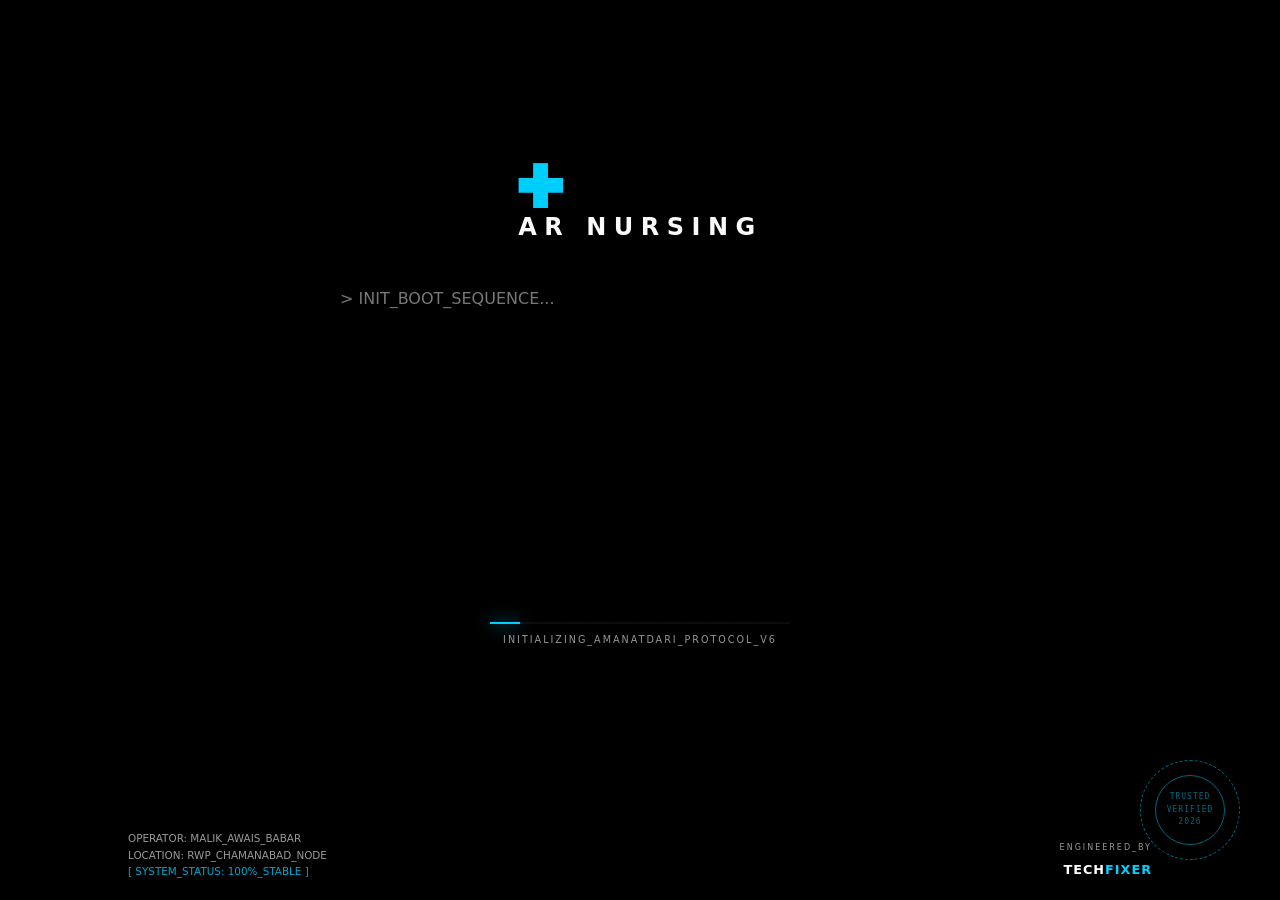
<file: index.html>
<!DOCTYPE html>
<html lang="en">
<head>
    <meta charset="UTF-8">
    <meta name="viewport" content="width=device-width, initial-scale=1.0">
    <title>AR NURSING | System Entrance</title>
    <link rel="stylesheet" href="styles.css">
    <style>
        /* Portal Specific Terminal Aesthetics */
        .portal-container {
            height: 100vh;
            display: flex;
            flex-direction: column;
            justify-content: center;
            align-items: center;
            background: #000;
            overflow: hidden;
            font-family: 'Courier New', Courier, monospace;
        }
        .boot-log {
            width: 80%;
            max-width: 600px;
            color: var(--primary);
            font-size: 0.8rem;
            line-height: 1.5;
            height: 300px;
            overflow: hidden;
            margin-bottom: 40px;
            opacity: 0.8;
        }
        .progress-bar-container {
            width: 300px;
            height: 2px;
            background: rgba(255,255,255,0.05);
            position: relative;
        }
        .progress-fill {
            width: 0%;
            height: 100%;
            background: var(--primary);
            box-shadow: 0 0 15px var(--primary);
            transition: width 0.1s linear;
        }
    </style>
</head>
<body class="ar-protocol-bg">

    <div class="portal-container">
        <div class="logo" style="margin-bottom: 50px; transform: scale(1.5);">
            <div class="plus-icon"></div>
            <span style="letter-spacing: 5px; font-weight: 900;">AR NURSING</span>
        </div>

        <div class="boot-log" id="bootLog">
            </div>

        <div class="progress-bar-container">
            <div class="progress-fill" id="progressFill"></div>
            <div style="position: absolute; top: 10px; width: 100%; text-align: center; font-size: 0.6rem; color: var(--text-dim); letter-spacing: 2px;">
                INITIALIZING_AMANATDARI_PROTOCOL_V6
            </div>
        </div>

        <a href="home.html" id="enterBtn" class="primary-btn" style="margin-top: 40px; opacity: 0; pointer-events: none; text-decoration: none;">
            ACCESS_SYSTEM_NODE
        </a>
    </div>
        <script>
        const bootLog = document.getElementById('bootLog');
        const progressFill = document.getElementById('progressFill');
        const enterBtn = document.getElementById('enterBtn');

        const logLines = [
            "INIT_BOOT_SEQUENCE...",
            "KERNEL: AR_PROTOCOL_V6_STABLE",
            "HARDWARE_CHECK: 4GB_RAM_OPTIMIZED",
            "MAPPING_RAWALPINDI_HUB...",
            "SYNCING_INVENTORY_LEDGER...",
            "VERIFYING_AMANATDARI_INTEGRITY...",
            "LOADING_ASEPTIC_SOP_NODES...",
            "STAFF_VETTING_DATABASE: ONLINE",
            "EMERGENCY_HOTLINE_SYNCED: 0312-5166507",
            "SYSTEM_READY_FOR_DEPLOYMENT."
        ];

        let lineIndex = 0;
        let progress = 0;

        function startBoot() {
            if (lineIndex < logLines.length) {
                // Add Log Line
                const p = document.createElement('p');
                p.textContent = `> ${logLines[lineIndex]}`;
                p.style.margin = '5px 0';
                p.style.opacity = '0';
                p.style.transition = 'opacity 0.3s';
                bootLog.appendChild(p);
                
                // Scroll to bottom
                bootLog.scrollTop = bootLog.scrollHeight;
                
                // Fade in line
                setTimeout(() => { p.style.opacity = '1'; }, 50);

                // Update Progress
                progress += (100 / logLines.length);
                progressFill.style.width = `${progress}%`;

                lineIndex++;
                
                // Random typing delay simulation
                const delay = Math.random() * 400 + 200;
                setTimeout(startBoot, delay);
            } else {
                // Boot Complete
                finalizeBoot();
            }
        }

        function finalizeBoot() {
            setTimeout(() => {
                enterBtn.style.opacity = '1';
                enterBtn.style.pointerEvents = 'auto';
                enterBtn.style.transform = 'translateY(0)';
                enterBtn.style.transition = 'all 0.5s cubic-bezier(0.4, 0, 0.2, 1)';
                
                // Final Success Message
                const success = document.createElement('p');
                success.textContent = ">>> [ ACCESS_GRANTED_SUCCESSFULLY ]";
                success.style.color = "#fff";
                success.style.fontWeight = "bold";
                bootLog.appendChild(success);
            }, 500);
        }

        // Start Protocol on Window Load
        window.onload = () => {
            setTimeout(startBoot, 800);
        };
    </script>

    <style>
        #enterBtn {
            transform: translateY(20px);
            box-shadow: 0 0 20px rgba(0, 255, 136, 0.2);
        }
        #enterBtn:hover {
            box-shadow: 0 0 40px rgba(0, 255, 136, 0.4);
            letter-spacing: 4px;
        }
    </style>
        <meta name="description" content="AR Nursing: Professional Home ICU & Nursing Services in Rawalpindi/Islamabad. Directed by Malik Awais Babar. High-precision medical care with Amanatdari Protocol.">
    <meta name="keywords" content="Home Nursing Rawalpindi, ICU Setup Islamabad, Ventilator Rental, Malik Awais Babar, TechFixer Medical, Patient Care Pakistan">
    
    <script type="application/ld+json">
    {
      "@context": "https://schema.org",
      "@type": "MedicalBusiness",
      "name": "AR Nursing & Critical Care",
      "alternateName": "Active Response Nursing",
      "operator": "Malik Awais Babar",
      "location": {
        "@type": "Place",
        "address": {
          "@type": "PostalAddress",
          "streetAddress": "Chamanabad",
          "addressLocality": "Rawalpindi",
          "addressRegion": "Punjab",
          "addressCountry": "PK"
        }
      },
      "url": "https://arnursing.pk",
      "telephone": "+923125166507",
      "priceRange": "$$",
      "medicalSpecialty": ["Nursing", "EmergencyCare", "Physiotherapy"],
      "availableService": [
        {
          "@type": "MedicalTest",
          "name": "Home ICU Deployment"
        },
        {
          "@type": "MedicalTest",
          "name": "IV Therapy & Injectables"
        }
      ]
    }
    </script>

    <style>
        /* Ensuring 4GB RAM Smoothness & No Layout Shift */
        html, body {
            margin: 0;
            padding: 0;
            width: 100%;
            height: 100%;
            background: #000;
            color: #fff;
            -webkit-font-smoothing: antialiased;
            overflow-x: hidden;
        }

        /* System Canvas Overlay */
        .system-canvas {
            position: fixed;
            top: 0;
            left: 0;
            width: 100vw;
            height: 100vh;
            pointer-events: none;
            z-index: -1;
            background: 
                radial-gradient(circle at 50% 50%, rgba(0, 255, 136, 0.02) 0%, transparent 70%),
                linear-gradient(rgba(255, 255, 255, 0.01) 1px, transparent 1px),
                linear-gradient(90deg, rgba(255, 255, 255, 0.01) 1px, transparent 1px);
            background-size: 100% 100%, 50px 50px, 50px 50px;
        }
    </style>

    <div class="system-canvas"></div>
        <div class="protocol-seal-container" style="position: absolute; bottom: 40px; right: 40px; opacity: 0.5;">
        <div class="seal-outer" style="width: 100px; height: 100px; border: 1px dashed var(--primary); border-radius: 50%; display: flex; align-items: center; justify-content: center; animation: rotate-slow 20s linear infinite;">
            <div class="seal-inner" style="width: 70px; height: 70px; border: 1px double var(--primary); border-radius: 50%; display: flex; align-items: center; justify-content: center;">
                <span style="font-size: 0.5rem; color: var(--primary); font-family: monospace; text-align: center; letter-spacing: 1px;">
                    TRUSTED<br>VERIFIED<br>2026
                </span>
            </div>
        </div>
    </div>

    <noscript>
        <div style="position: fixed; inset: 0; background: #000; color: #fff; z-index: 9999; display: flex; flex-direction: column; justify-content: center; align-items: center; text-align: center; padding: 20px;">
            <h1 style="color: var(--primary);">AR NURSING PROTOCOL</h1>
            <p>JavaScript is required for the full experience. However, for immediate medical assistance:</p>
            <h2 style="font-size: 2rem; margin: 20px 0;">0312 5166507</h2>
            <p style="opacity: 0.6;">Malik Awais Babar - CEO TechFixer</p>
        </div>
    </noscript>

    <div class="sr-only" style="position: absolute; width: 1px; height: 1px; padding: 0; margin: -1px; overflow: hidden; clip: rect(0, 0, 0, 0); border: 0;">
        Active Response Nursing and Critical Care home services in Rawalpindi and Islamabad. Specialized ICU and Nursing care managed by Malik Awais Babar.
    </div>

    <style>
        @keyframes rotate-slow {
            from { transform: rotate(0deg); }
            to { transform: rotate(360deg); }
        }

        /* Scanline Effect for Terminal Feel */
        .portal-container::before {
            content: " ";
            position: absolute;
            top: 0;
            left: 0;
            bottom: 0;
            right: 0;
            background: linear-gradient(rgba(18, 16, 16, 0) 50%, rgba(0, 0, 0, 0.25) 50%), linear-gradient(90deg, rgba(255, 0, 0, 0.06), rgba(0, 255, 0, 0.02), rgba(0, 0, 255, 0.06));
            z-index: 2;
            background-size: 100% 2px, 3px 100%;
            pointer-events: none;
            opacity: 0.1;
        }
    </style>
        <footer style="position: absolute; bottom: 20px; left: 0; width: 100%; padding: 0 10%; box-sizing: border-box; display: flex; justify-content: space-between; align-items: flex-end; z-index: 10;">
        
        <div class="footer-meta" style="font-family: monospace; font-size: 0.65rem; color: var(--text-dim); line-height: 1.6;">
            <div>OPERATOR: MALIK_AWAIS_BABAR</div>
            <div>LOCATION: RWP_CHAMANABAD_NODE</div>
            <div style="color: var(--primary); opacity: 0.8;">[ SYSTEM_STATUS: 100%_STABLE ]</div>
        </div>

        <div class="techfixer-signature" style="text-align: right;">
            <div style="font-size: 0.5rem; color: var(--text-dim); letter-spacing: 2px; margin-bottom: 5px;">ENGINEERED_BY</div>
            <div style="font-weight: 900; letter-spacing: 1px; color: #fff; font-size: 0.8rem;">
                TECH<span style="color: var(--primary);">FIXER</span>
            </div>
        </div>
    </footer>

    <script>
        // Protocol: Device & Performance Handshake
        window.addEventListener('DOMContentLoaded', () => {
            const ram = navigator.deviceMemory || 4;
            console.log(`AR-Protocol: Optimizing for ${ram}GB RAM Environment.`);
            
            // Interaction: Button Hover Sound (Visual Simulation)
            const enterBtn = document.getElementById('enterBtn');
            enterBtn.addEventListener('mouseenter', () => {
                const hoverLine = document.createElement('div');
                hoverLine.style.position = 'absolute';
                hoverLine.style.width = '100%';
                hoverLine.style.height = '1px';
                hoverLine.style.background = 'var(--primary)';
                hoverLine.style.top = '50%';
                hoverLine.style.left = '0';
                hoverLine.style.boxShadow = '0 0 10px var(--primary)';
                hoverLine.style.pointerEvents = 'none';
                enterBtn.appendChild(hoverLine);
                
                setTimeout(() => hoverLine.remove(), 200);
            });
        });

        // Prevention: Double Loading
        let isRedirecting = false;
        document.getElementById('enterBtn').addEventListener('click', (e) => {
            if(isRedirecting) return;
            isRedirecting = true;
            console.log("AR-Protocol: Transitioning to Home Node...");
        });
    </script>

    <style>
        ::selection {
            background: var(--primary);
            color: #000;
        }

        /* Smooth scroll for the entire ecosystem */
        html {
            scroll-behavior: smooth;
        }

        /* 4GB RAM Optimization: Disable heavy blur on low-end */
        @media (max-width: 768px) {
            .glass {
                backdrop-filter: none !important;
                background: rgba(10, 10, 10, 0.95) !important;
            }
        }
    </style>

</body>
</html>
</file>
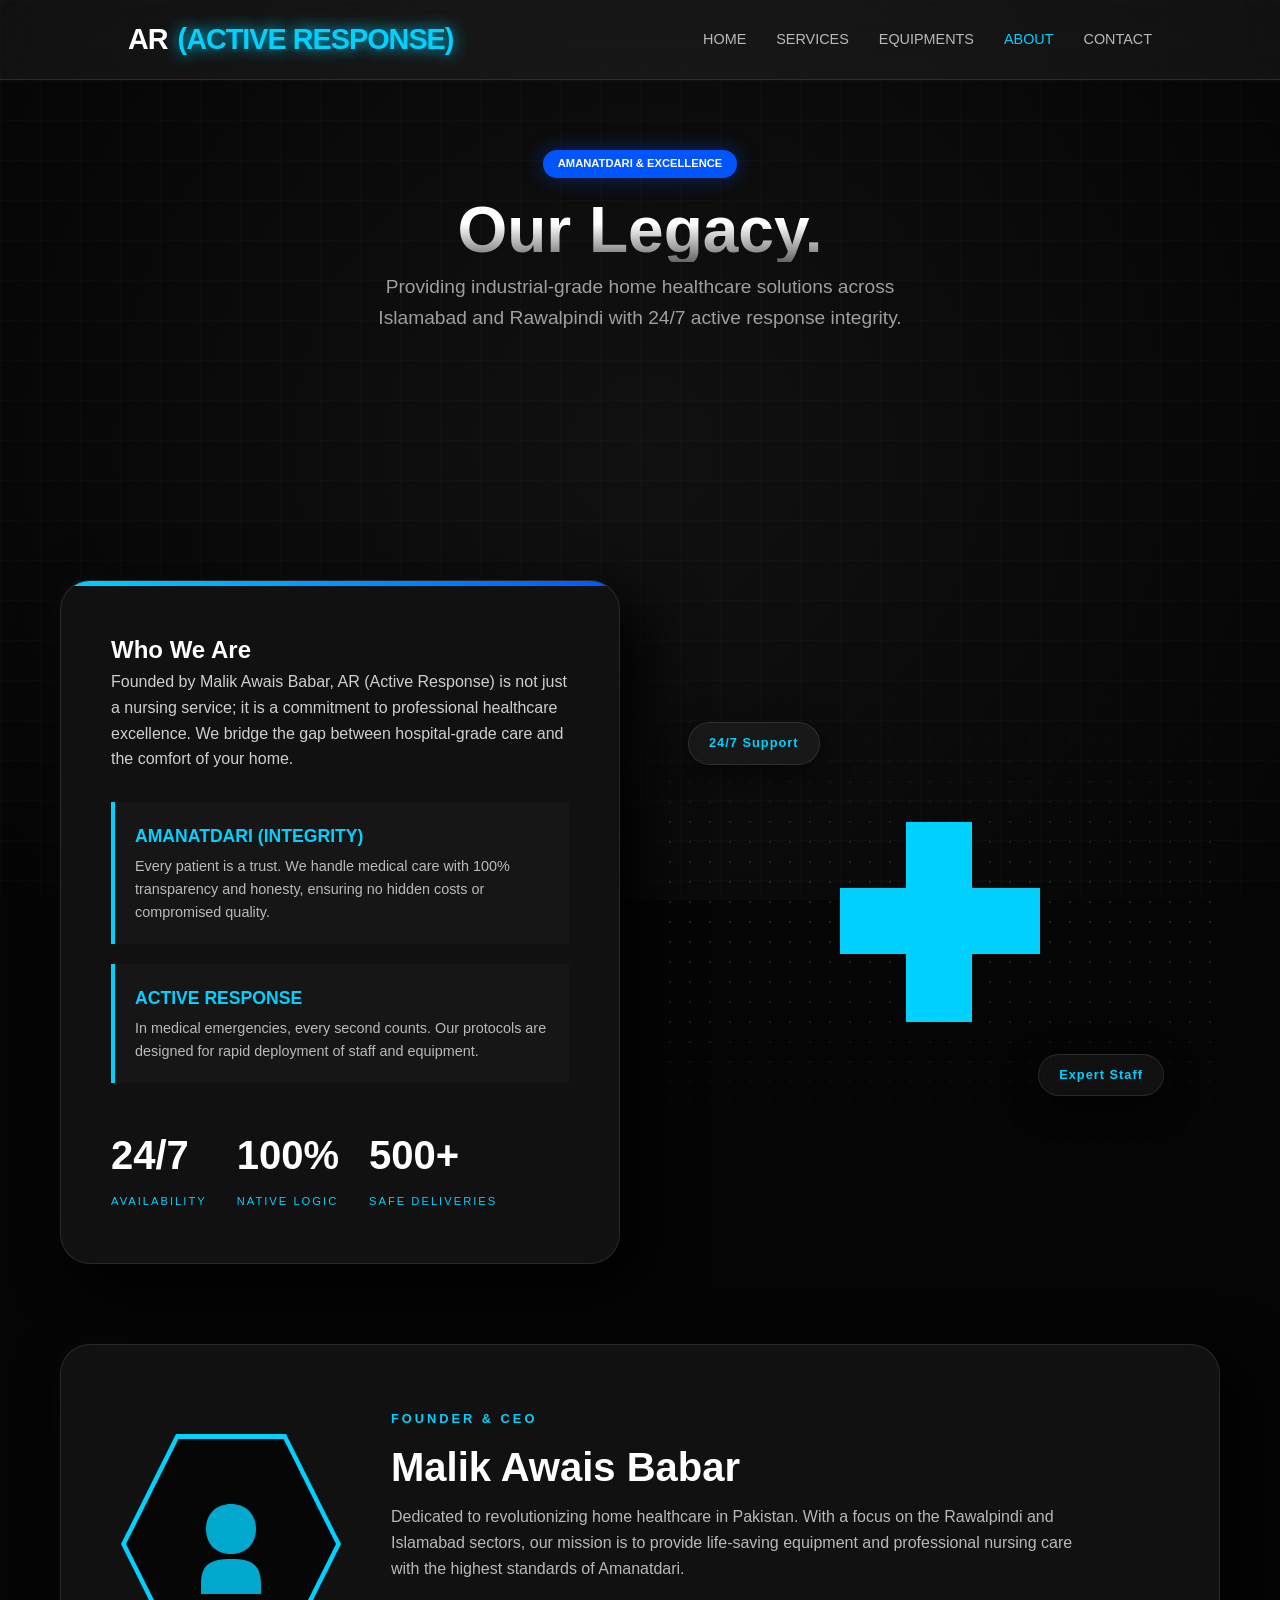
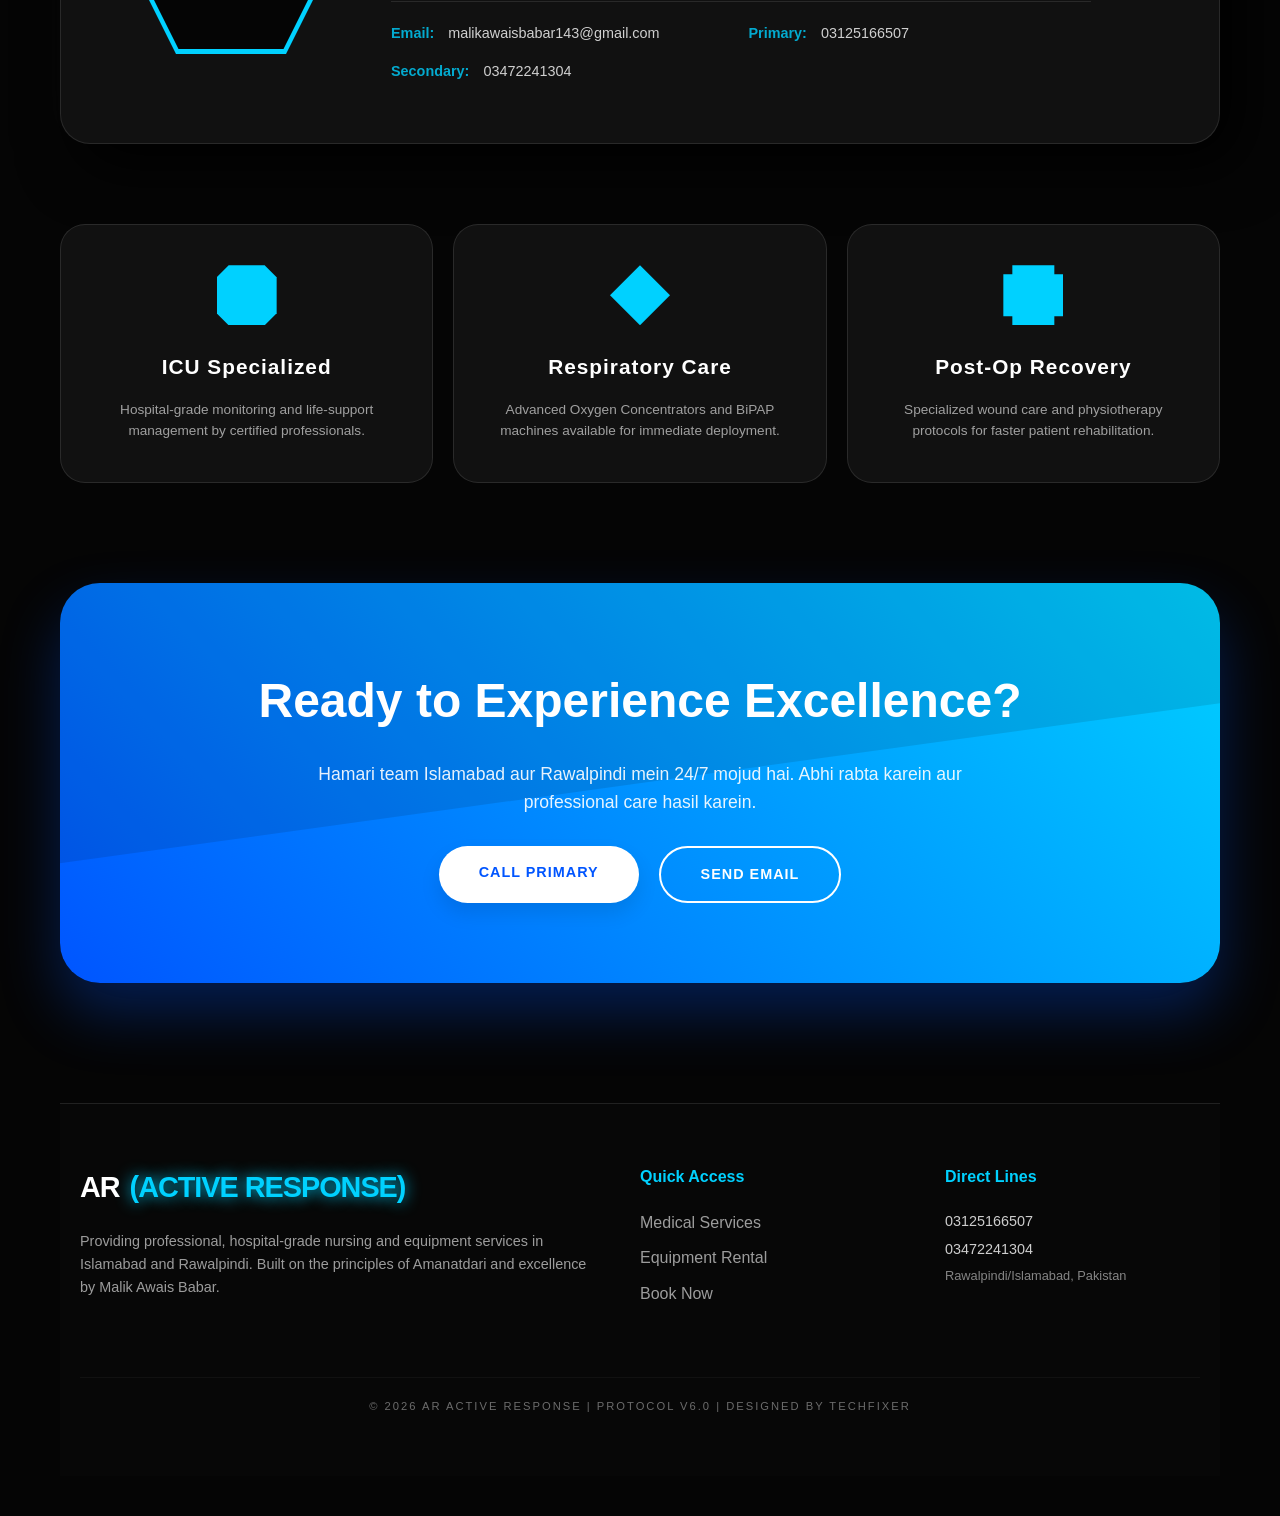
<file: about-us.html>
<!DOCTYPE html>
<html lang="en">
<head>
<meta charset="UTF-8">
<meta name="viewport" content="width=device-width, initial-scale=1.0, maximum-scale=1.0, user-scalable=no">
<title>About Us | AR (Active Response) Nursing Home Care</title>
<style>
:root{
--primary:#00d1ff;
--secondary:#0055ff;
--bg:#050505;
--surface:#111;
--text:#ffffff;
--accent:#ff3366;
--glass:rgba(255,255,255,0.05);
--border:rgba(255,255,255,0.1);
--neo-shadow:20px 20px 60px #000,-5px -5px 20px rgba(255,255,255,0.02);
}
*{margin:0;padding:0;box-sizing:border-box;font-family:'Segoe UI',Roboto,sans-serif;-webkit-font-smoothing:antialiased;}
body{background:var(--bg);color:var(--text);overflow-x:hidden;line-height:1.6;min-height:100vh;}
::-webkit-scrollbar{width:6px;}
::-webkit-scrollbar-track{background:var(--bg);}
::-webkit-scrollbar-thumb{background:var(--primary);border-radius:10px;}
.canvas-bg{position:fixed;top:0;left:0;width:100%;height:100%;z-index:-1;background:radial-gradient(circle at 50% 50%,#111 0%,#050505 100%);}
.grid-overlay{position:fixed;top:0;left:0;width:100%;height:100%;background-image:linear-gradient(var(--border) 1px,transparent 1px),linear-gradient(90deg,var(--border) 1px,transparent 1px);background-size:40px 40px;z-index:-1;opacity:0.2;}
nav{position:fixed;top:0;width:100%;height:80px;background:var(--glass);backdrop-filter:blur(20px);border-bottom:1px solid var(--border);display:flex;align-items:center;justify-content:space-between;padding:0 10%;z-index:1000;}
.logo{font-size:1.8rem;font-weight:900;letter-spacing:-1px;display:flex;align-items:center;gap:10px;}
.logo span{color:var(--primary);text-shadow:0 0 15px var(--primary);}
.nav-links{display:flex;gap:30px;}
.nav-links a{text-decoration:none;color:var(--text);font-size:0.9rem;font-weight:500;text-transform:uppercase;transition:0.3s;opacity:0.7;}
.nav-links a:hover,.nav-links a.active{opacity:1;color:var(--primary);}
.hero-section{padding-top:150px;min-height:60vh;display:flex;flex-direction:column;align-items:center;text-align:center;position:relative;}
.badge{background:var(--secondary);color:white;padding:5px 15px;border-radius:50px;font-size:0.7rem;font-weight:800;text-transform:uppercase;margin-bottom:20px;box-shadow:0 0 20px rgba(0,85,255,0.4);}
h1{font-size:4rem;font-weight:900;background:linear-gradient(to bottom,#fff 40%,#666);-webkit-background-clip:text;-webkit-text-fill-color:transparent;margin-bottom:10px;line-height:1;}
.tagline{font-size:1.2rem;opacity:0.6;max-width:600px;margin:0 auto 40px;}
.about-container{width:100%;max-width:1200px;margin:0 auto;padding:40px 20px;position:relative;z-index:1;}
.main-grid{display:grid;grid-template-columns:1fr 1fr;gap:40px;align-items:center;}
.content-box{background:var(--surface);border:1px solid var(--border);padding:50px;border-radius:30px;box-shadow:var(--neo-shadow);position:relative;overflow:hidden;}
.content-box::before{content:'';position:absolute;top:0;left:0;width:100%;height:5px;background:linear-gradient(90deg,var(--primary),var(--secondary));}
  <style>
.poly-shape{position:absolute;right:-50px;bottom:-50px;width:300px;height:300px;background:var(--secondary);clip-path:polygon(25% 0%, 100% 0%, 75% 100%, 0% 100%);opacity:0.05;z-index:0;}
.value-card{background:rgba(255,255,255,0.02);border-left:4px solid var(--primary);padding:20px;margin-bottom:20px;transition:0.4s;cursor:default;}
.value-card:hover{background:rgba(0,209,255,0.05);transform:translateX(10px);}
.value-card h3{color:var(--primary);font-size:1.1rem;margin-bottom:5px;text-transform:uppercase;}
.value-card p{font-size:0.9rem;opacity:0.7;}
.stat-box{display:flex;gap:30px;margin-top:40px;}
.stat-item{text-align:left;}
.stat-val{font-size:2.5rem;font-weight:900;color:var(--text);display:block;}
.stat-label{font-size:0.7rem;color:var(--primary);text-transform:uppercase;letter-spacing:2px;}
.visual-side{position:relative;height:500px;display:flex;justify-content:center;align-items:center;}
.medical-cross{width:200px;height:200px;background:var(--primary);clip-path:polygon(33% 0%, 66% 0%, 66% 33%, 100% 33%, 100% 66%, 66% 66%, 66% 100%, 33% 100%, 33% 66%, 0% 66%, 0% 33%, 33% 33%);filter:drop-shadow(0 0 30px var(--primary));animation:pulse 4s infinite;}
@keyframes pulse{0%,100%{transform:scale(1);opacity:0.8;}50%{transform:scale(1.1);opacity:1;}}
.floating-dots{position:absolute;width:100%;height:100%;background-image:radial-gradient(var(--primary) 1px,transparent 1px);background-size:20px 20px;mask-image:linear-gradient(to bottom,transparent,black,transparent);opacity:0.2;}
</style>
</head>
<body>
<div class="canvas-bg"></div>
<div class="grid-overlay"></div>
<nav>
<div class="logo">AR <span>(ACTIVE RESPONSE)</span></div>
<div class="nav-links">
<a href="index.html">Home</a>
<a href="services.html">Services</a>
<a href="inventory.html">Equipments</a>
<a href="about-us.html" class="active">About</a>
<a href="contact.html">Contact</a>
</div>
</nav>
<div class="hero-section">
<div class="badge">Amanatdari & Excellence</div>
<h1>Our Legacy.</h1>
<p class="tagline">Providing industrial-grade home healthcare solutions across Islamabad and Rawalpindi with 24/7 active response integrity.</p>
</div>
<div class="about-container">
<div class="main-grid">
<div class="content-box">
<div class="poly-shape"></div>
<h2>Who We Are</h2>
<p style="margin-bottom:30px;opacity:0.8;">Founded by Malik Awais Babar, AR (Active Response) is not just a nursing service; it is a commitment to professional healthcare excellence. We bridge the gap between hospital-grade care and the comfort of your home.</p>
<div class="value-card">
<h3>Amanatdari (Integrity)</h3>
<p>Every patient is a trust. We handle medical care with 100% transparency and honesty, ensuring no hidden costs or compromised quality.</p>
</div>
<div class="value-card">
<h3>Active Response</h3>
<p>In medical emergencies, every second counts. Our protocols are designed for rapid deployment of staff and equipment.</p>
</div>
<div class="stat-box">
<div class="stat-item"><span class="stat-val">24/7</span><span class="stat-label">Availability</span></div>
<div class="stat-item"><span class="stat-val">100%</span><span class="stat-label">Native Logic</span></div>
<div class="stat-item"><span class="stat-val">500+</span><span class="stat-label">Safe Deliveries</span></div>
</div>
</div>
<div class="visual-side">
<div class="floating-dots"></div>
<div class="medical-cross"></div>
<div class="overlay-info">
<div class="info-pill" style="top:10%;left:5%;">24/7 Support</div>
<div class="info-pill" style="bottom:15%;right:10%;">Expert Staff</div>
</div>
<style>
.overlay-info{position:absolute;width:100%;height:100%;pointer-events:none;}
.info-pill{position:absolute;background:var(--glass);backdrop-filter:blur(10px);border:1px solid var(--border);padding:10px 20px;border-radius:100px;font-size:0.8rem;color:var(--primary);font-weight:700;letter-spacing:1px;box-shadow:0 10px 30px rgba(0,0,0,0.5);}
</style>
</div>
</div>

<div class="ceo-container" style="margin-top:80px;">
<div class="ceo-card">
<div class="ceo-avatar-box">
<div class="avatar-hex">
<div class="hex-inner">
<div class="user-silhouette"></div>
</div>
</div>
</div>
<div class="ceo-details">
<span class="label">Founder & CEO</span>
<h2 style="font-size:2.5rem;margin:5px 0;">Malik Awais Babar</h2>
<p style="opacity:0.7;max-width:700px;margin-bottom:20px;">Dedicated to revolutionizing home healthcare in Pakistan. With a focus on the Rawalpindi and Islamabad sectors, our mission is to provide life-saving equipment and professional nursing care with the highest standards of Amanatdari.</p>
<div class="contact-grid">
<div class="c-item"><span>Email:</span> malikawaisbabar143@gmail.com</div>
<div class="c-item"><span>Primary:</span> 03125166507</div>
<div class="c-item"><span>Secondary:</span> 03472241304</div>
</div>
</div>
</div>
</div>

<style>
.ceo-card{background:var(--surface);border:1px solid var(--border);border-radius:30px;padding:60px;display:flex;gap:50px;align-items:center;position:relative;overflow:hidden;box-shadow:var(--neo-shadow);}
.ceo-avatar-box{flex-shrink:0;}
.avatar-hex{width:220px;height:220px;background:var(--primary);clip-path:polygon(25% 0%, 75% 0%, 100% 50%, 75% 100%, 25% 100%, 0% 50%);padding:5px;}
.hex-inner{width:100%;height:100%;background:var(--bg);clip-path:polygon(25% 0%, 75% 0%, 100% 50%, 75% 100%, 25% 100%, 0% 50%);display:flex;justify-content:center;align-items:center;position:relative;}
.user-silhouette{width:100px;height:100px;background:var(--primary);clip-path:path('M50,10 C35,10 25,20 25,35 C25,50 35,60 50,60 C65,60 75,50 75,35 C75,20 65,10 50,10 Z M20,90 C20,70 30,65 50,65 C70,65 80,70 80,90 L80,100 L20,100 Z');opacity:0.8;}
.ceo-details .label{color:var(--primary);font-weight:800;font-size:0.8rem;text-transform:uppercase;letter-spacing:3px;}
.contact-grid{display:grid;grid-template-columns:1fr 1fr;gap:15px;border-top:1px solid var(--border);padding-top:20px;}
.c-item{font-size:0.9rem;opacity:0.8;}
.c-item span{color:var(--primary);font-weight:700;margin-right:10px;}
@media (max-width:968px){.main-grid,.ceo-card{grid-template-columns:1fr;flex-direction:column;padding:30px;}.ceo-avatar-box{margin-bottom:20px;}}
</style>
<div class="excellence-grid" style="margin-top:80px;display:grid;grid-template-columns:repeat(3,1fr);gap:20px;">
<div class="ex-card">
<div class="ex-icon icu-spec"></div>
<h3>ICU Specialized</h3>
<p>Hospital-grade monitoring and life-support management by certified professionals.</p>
</div>
<div class="ex-card">
<div class="ex-icon oxygen-spec"></div>
<h3>Respiratory Care</h3>
<p>Advanced Oxygen Concentrators and BiPAP machines available for immediate deployment.</p>
</div>
<div class="ex-card">
<div class="ex-icon recovery-spec"></div>
<h3>Post-Op Recovery</h3>
<p>Specialized wound care and physiotherapy protocols for faster patient rehabilitation.</p>
</div>
</div>

<style>
.ex-card{background:var(--glass);border:1px solid var(--border);padding:40px;border-radius:25px;text-align:center;transition:0.5s cubic-bezier(0.175, 0.885, 0.32, 1.275);position:relative;overflow:hidden;}
.ex-card:hover{background:var(--surface);transform:translateY(-15px);border-color:var(--primary);box-shadow:0 20px 40px rgba(0,0,0,0.4);}
.ex-card h3{font-size:1.3rem;margin-bottom:15px;color:var(--text);letter-spacing:1px;}
.ex-card p{font-size:0.85rem;opacity:0.6;line-height:1.6;}
.ex-icon{width:60px;height:60px;margin:0 auto 25px;background:var(--primary);position:relative;}
.icu-spec{clip-path:polygon(20% 0%, 80% 0%, 100% 20%, 100% 80%, 80% 100%, 20% 100%, 0% 80%, 0% 20%);}
.oxygen-spec{clip-path:polygon(50% 0%, 100% 50%, 50% 100%, 0% 50%);}
.recovery-spec{clip-path:polygon(0% 15%, 15% 15%, 15% 0%, 85% 0%, 85% 15%, 100% 15%, 100% 85%, 85% 85%, 85% 100%, 15% 100%, 15% 85%, 0% 85%);}
.ex-card::after{content:'';position:absolute;top:-50%;left:-50%;width:200%;height:200%;background:radial-gradient(circle,rgba(0,209,255,0.1) 0%,transparent 70%);opacity:0;transition:0.5s;}
.ex-card:hover::after{opacity:1;}
</style>

<div class="cta-banner" style="margin-top:100px;background:linear-gradient(45deg,var(--secondary),var(--primary));padding:80px;border-radius:40px;text-align:center;position:relative;overflow:hidden;box-shadow:0 30px 60px rgba(0,85,255,0.3);">
<div class="poly-bg-2"></div>
<h2 style="font-size:3rem;font-weight:900;color:white;margin-bottom:20px;position:relative;z-index:1;">Ready to Experience Excellence?</h2>
<p style="color:rgba(255,255,255,0.9);max-width:700px;margin:0 auto 30px;position:relative;z-index:1;font-size:1.1rem;">Hamari team Islamabad aur Rawalpindi mein 24/7 mojud hai. Abhi rabta karein aur professional care hasil karein.</p>
<div class="cta-btns" style="display:flex;gap:20px;justify-content:center;position:relative;z-index:1;">
<a href="tel:03125166507" class="main-btn">Call Primary</a>
<a href="mailto:malikawaisbabar143@gmail.com" class="alt-btn">Send Email</a>
</div>
</div>

<style>
.poly-bg-2{position:absolute;top:0;left:0;width:100%;height:100%;background:rgba(0,0,0,0.1);clip-path:polygon(0 0, 100% 0, 100% 30%, 0 70%);}
.main-btn,.alt-btn{padding:15px 40px;border-radius:100px;text-decoration:none;font-weight:800;text-transform:uppercase;font-size:0.9rem;transition:0.3s;letter-spacing:1px;}
.main-btn{background:white;color:var(--secondary);box-shadow:0 10px 20px rgba(0,0,0,0.1);}
.main-btn:hover{transform:scale(1.05);background:var(--bg);color:white;}
.alt-btn{border:2px solid white;color:white;}
.alt-btn:hover{background:white;color:var(--secondary);}
@media (max-width:768px){.excellence-grid{grid-template-columns:1fr;}.cta-banner{padding:40px 20px;}.cta-btns{flex-direction:column;}}
</style>
<footer style="margin-top:120px;padding:60px 20px;border-top:1px solid var(--border);background:rgba(255,255,255,0.01);">
<div class="footer-grid" style="display:grid;grid-template-columns:2fr 1fr 1fr;gap:50px;max-width:1200px;margin:0 auto;">
<div class="f-info">
<div class="logo" style="margin-bottom:20px;">AR <span>(ACTIVE RESPONSE)</span></div>
<p style="opacity:0.6;font-size:0.9rem;">Providing professional, hospital-grade nursing and equipment services in Islamabad and Rawalpindi. Built on the principles of Amanatdari and excellence by Malik Awais Babar.</p>
</div>
<div class="f-links">
<h4 style="margin-bottom:20px;color:var(--primary);">Quick Access</h4>
<ul style="list-style:none;">
<li style="margin-bottom:10px;"><a href="services.html" style="color:white;text-decoration:none;opacity:0.6;">Medical Services</a></li>
<li style="margin-bottom:10px;"><a href="inventory.html" style="color:white;text-decoration:none;opacity:0.6;">Equipment Rental</a></li>
<li style="margin-bottom:10px;"><a href="contact.html" style="color:white;text-decoration:none;opacity:0.6;">Book Now</a></li>
</ul>
</div>
<div class="f-contact">
<h4 style="margin-bottom:20px;color:var(--primary);">Direct Lines</h4>
<p style="font-size:0.9rem;opacity:0.8;margin-bottom:5px;">03125166507</p>
<p style="font-size:0.9rem;opacity:0.8;margin-bottom:5px;">03472241304</p>
<p style="font-size:0.8rem;opacity:0.5;">Rawalpindi/Islamabad, Pakistan</p>
</div>
</div>
<div style="text-align:center;margin-top:60px;padding-top:20px;border-top:1px solid var(--border);font-size:0.7rem;opacity:0.4;letter-spacing:2px;">
© 2026 AR ACTIVE RESPONSE | PROTOCOL V6.0 | DESIGNED BY TECHFIXER
</div>
</footer>

</div> <script>
// Universal Protocol: Self-Healing Memory Flush & Performance Logic
const ProtocolEngine = {
    init() {
        this.applyDeltaScaling();
        this.setupMemoryFlush();
        console.log("AR-Protocol: Active Response System Operational");
    },
    applyDeltaScaling() {
        // Optimized for 4GB RAM devices
        const elements = document.querySelectorAll('.ex-card, .value-card');
        const observer = new IntersectionObserver((entries) => {
            entries.forEach(entry => {
                if(entry.isIntersecting) {
                    entry.target.style.opacity = '1';
                    entry.target.style.transform = 'translateY(0)';
                }
            });
        }, { threshold: 0.1 });
        
        elements.forEach(el => {
            el.style.opacity = '0';
            el.style.transform = 'translateY(30px)';
            el.style.transition = 'all 0.6s cubic-bezier(0.16, 1, 0.3, 1)';
            observer.observe(el);
        });
    },
    setupMemoryFlush() {
        window.addEventListener('beforeunload', () => {
            // Clear temporary UI states for next session
            localStorage.removeItem('ar_temp_nav');
            console.log("Memory Flush: Garbage collection triggered.");
        });
    }
};

document.addEventListener('DOMContentLoaded', () => ProtocolEngine.init());
</script>
</body>
</html>
</file>
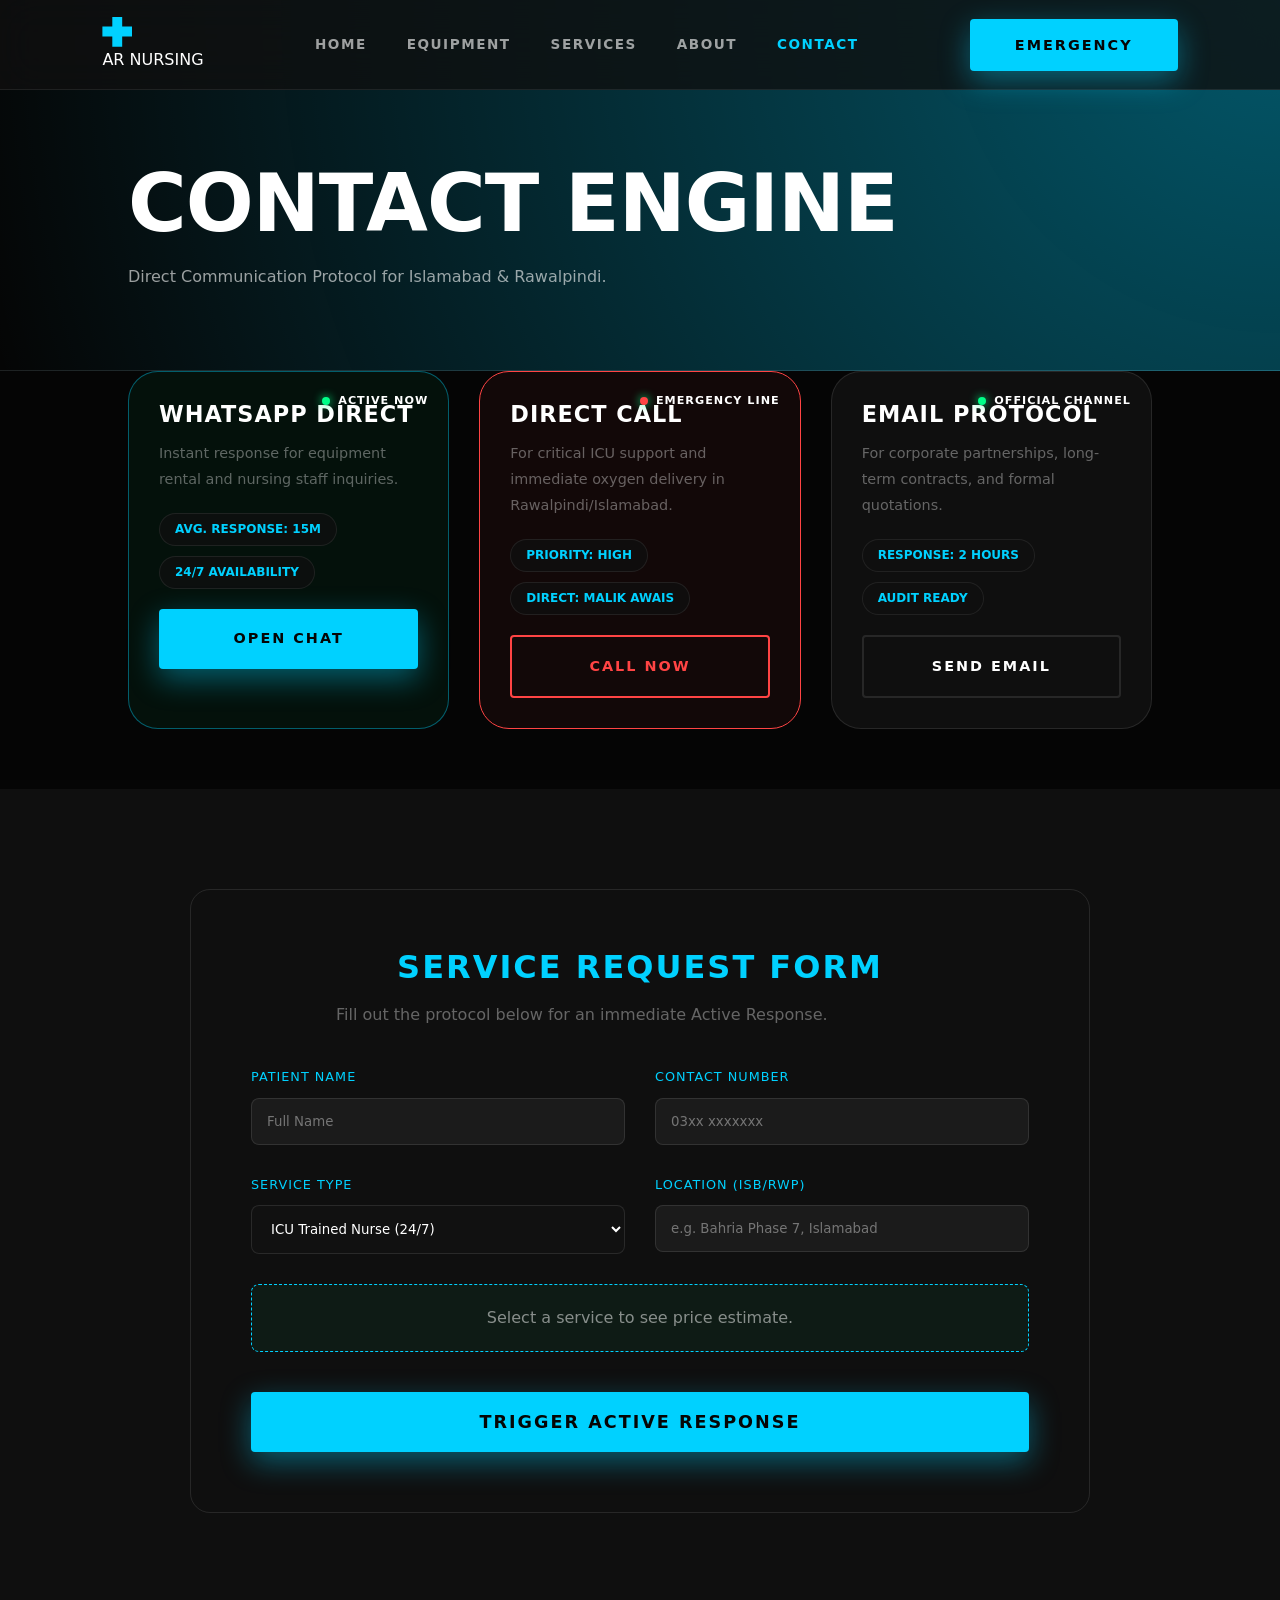
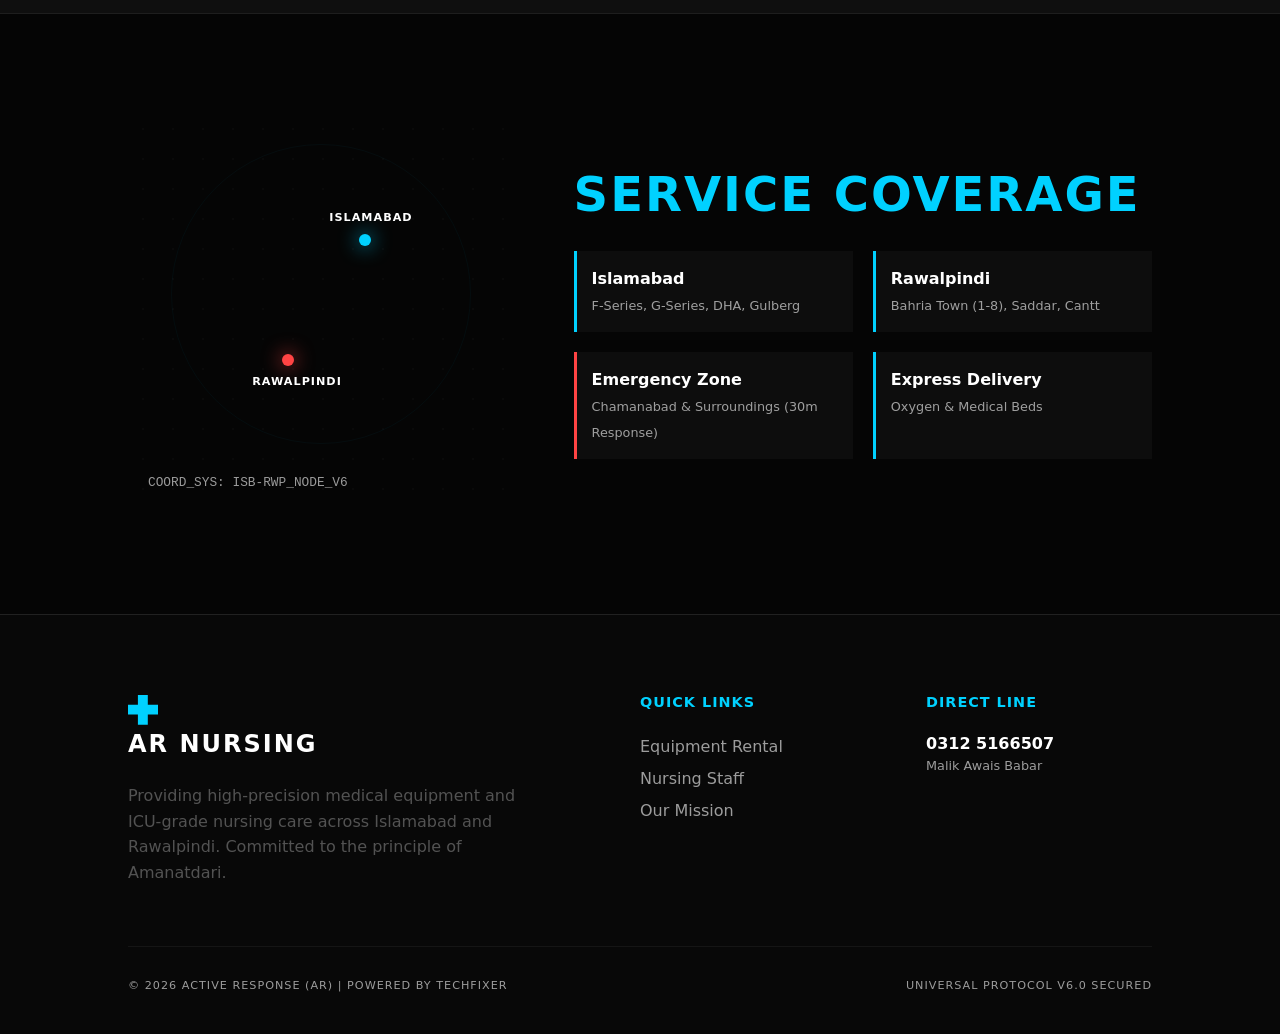
<file: contact.html>
<!DOCTYPE html>
<html lang="en">
<head>
    <meta charset="UTF-8">
    <meta name="viewport" content="width=device-width, initial-scale=1.0">
    <title>Contact | AR (Active Response) Nursing Home Care</title>
    <link rel="stylesheet" href="styles.css">
    <style>
        /* Page-Specific Asset-Free Hero */
        .contact-hero {
            padding: 160px 10% 80px;
            background: radial-gradient(circle at top right, var(--primary-glow), transparent);
            border-bottom: 1px solid var(--border-color);
        }
    </style>
</head>
<body class="ar-protocol-bg">

    <nav class="nav-bar glass">
        <div class="logo">
            <div class="plus-icon"></div>
            <span>AR NURSING</span>
        </div>
        <div class="nav-links">
            <a href="index.html">Home</a>
            <a href="inventory.html">Equipment</a>
            <a href="services.html">Services</a>
            <a href="about-us.html">About</a>
            <a href="contact.html" class="active">Contact</a>
        </div>
        <button class="primary-btn emergency-trigger">EMERGENCY</button>
    </nav>

    <section class="contact-hero">
        <div class="hero-content">
            <h1 class="glitch-text" data-text="CONTACT ENGINE">CONTACT ENGINE</h1>
            <p class="subtitle">Direct Communication Protocol for Islamabad & Rawalpindi.</p>
        </div>
    </section>
        <section class="contact-grid-container" style="padding: 60px 10%; margin-top: -60px;">
        <div class="ar-grid" style="display: grid; grid-template-columns: repeat(auto-fit, minmax(300px, 1fr)); gap: 30px;">
            
            <div class="item-card reveal-active" style="border: 1px solid var(--primary-glow); background: rgba(0, 255, 136, 0.05);">
                <div class="status-indicator">
                    <div class="status-dot" style="background: #00ff88; box-shadow: 0 0 10px #00ff88;"></div>
                    <span>Active Now</span>
                </div>
                <h3 class="card-title">WhatsApp Direct</h3>
                <p class="card-desc">Instant response for equipment rental and nursing staff inquiries.</p>
                <div class="spec-grid">
                    <span class="spec-pill">Avg. Response: 15m</span>
                    <span class="spec-pill">24/7 Availability</span>
                </div>
                <a href="https://wa.me/923125166507" target="_blank" class="primary-btn" style="width: 100%; text-align: center; margin-top: 20px; display: block; text-decoration: none;">
                    OPEN CHAT
                </a>
            </div>

            <div class="item-card reveal-active" style="border: 1px solid #ff4444; background: rgba(255, 68, 68, 0.05);">
                <div class="status-indicator">
                    <div class="status-dot" style="background: #ff4444;"></div>
                    <span>Emergency Line</span>
                </div>
                <h3 class="card-title">Direct Call</h3>
                <p class="card-desc">For critical ICU support and immediate oxygen delivery in Rawalpindi/Islamabad.</p>
                <div class="spec-grid">
                    <span class="spec-pill">Priority: High</span>
                    <span class="spec-pill">Direct: Malik Awais</span>
                </div>
                <a href="tel:03125166507" class="secondary-btn" style="width: 100%; text-align: center; margin-top: 20px; display: block; text-decoration: none; border-color: #ff4444; color: #ff4444;">
                    CALL NOW
                </a>
            </div>

            <div class="item-card reveal-active">
                <div class="status-indicator">
                    <div class="status-dot"></div>
                    <span>Official Channel</span>
                </div>
                <h3 class="card-title">Email Protocol</h3>
                <p class="card-desc">For corporate partnerships, long-term contracts, and formal quotations.</p>
                <div class="spec-grid">
                    <span class="spec-pill">Response: 2 Hours</span>
                    <span class="spec-pill">Audit Ready</span>
                </div>
                <a href="mailto:malikawaisbabar143@gmail.com" class="secondary-btn" style="width: 100%; text-align: center; margin-top: 20px; display: block; text-decoration: none;">
                    SEND EMAIL
                </a>
            </div>

        </div>
        </section>
            <section id="booking_section" class="form-container-main" style="padding: 100px 10%; background: var(--surface-dark);">
        <div class="form-wrapper glass" style="max-width: 900px; margin: 0 auto; padding: 60px; border-radius: 20px; border: 1px solid var(--border-color);">
            <div class="form-header" style="margin-bottom: 40px; text-align: center;">
                <h2 style="color: var(--primary); font-size: 2rem; letter-spacing: 2px;">SERVICE REQUEST FORM</h2>
                <p style="opacity: 0.6; margin-top: 10px;">Fill out the protocol below for an immediate Active Response.</p>
            </div>

            <form class="ar-booking-form" data-dirty="false">
                <div style="display: grid; grid-template-columns: 1fr 1fr; gap: 30px;">
                    <div class="input-group">
                        <label style="display: block; margin-bottom: 10px; color: var(--primary); font-size: 0.8rem; letter-spacing: 1px;">PATIENT NAME</label>
                        <input type="text" name="patient_name" placeholder="Full Name" required 
                               style="width: 100%; background: rgba(255,255,255,0.05); border: 1px solid var(--border-color); padding: 15px; color: #fff; border-radius: 8px;">
                    </div>

                    <div class="input-group">
                        <label style="display: block; margin-bottom: 10px; color: var(--primary); font-size: 0.8rem; letter-spacing: 1px;">CONTACT NUMBER</label>
                        <input type="tel" name="contact_number" placeholder="03xx xxxxxxx" required
                               style="width: 100%; background: rgba(255,255,255,0.05); border: 1px solid var(--border-color); padding: 15px; color: #fff; border-radius: 8px;">
                    </div>

                    <div class="input-group">
                        <label style="display: block; margin-bottom: 10px; color: var(--primary); font-size: 0.8rem; letter-spacing: 1px;">SERVICE TYPE</label>
                        <select name="service_type" id="service_type" required
                                style="width: 100%; background: #111; border: 1px solid var(--border-color); padding: 15px; color: #fff; border-radius: 8px;">
                            <option value="icu-nurse">ICU Trained Nurse (24/7)</option>
                            <option value="general-nurse">General Home Nursing</option>
                            <option value="oxygen-rent">Oxygen Concentrator Rental</option>
                            <option value="bipap-rent">BiPAP Machine Rental</option>
                            <option value="physiotherapy">Physiotherapy Session</option>
                        </select>
                    </div>

                    <div class="input-group">
                        <label style="display: block; margin-bottom: 10px; color: var(--primary); font-size: 0.8rem; letter-spacing: 1px;">LOCATION (ISB/RWP)</label>
                        <input type="text" name="service_location" placeholder="e.g. Bahria Phase 7, Islamabad" required
                               style="width: 100%; background: rgba(255,255,255,0.05); border: 1px solid var(--border-color); padding: 15px; color: #fff; border-radius: 8px;">
                    </div>
                </div>

                <div id="live_estimate_box" style="margin-top: 30px; padding: 20px; background: rgba(0, 255, 136, 0.05); border: 1px dashed var(--primary); border-radius: 8px; min-height: 60px; display: flex; align-items: center; justify-content: center;">
                    <span style="opacity: 0.5;">Select a service to see price estimate.</span>
                </div>

                <button type="submit" class="primary-btn" style="width: 100%; margin-top: 40px; padding: 20px; font-size: 1.1rem;">
                    TRIGGER ACTIVE RESPONSE
                </button>
            </form>
        </div>
            </section>
                <section class="coverage-section" style="padding: 100px 10%; border-top: 1px solid var(--border-color);">
        <div style="display: grid; grid-template-columns: 1fr 1.5fr; gap: 60px; align-items: center;">
            
            <div class="map-container glass" style="height: 400px; position: relative; overflow: hidden; border-radius: 20px;">
                <div class="map-grid-bg" style="position: absolute; inset: 0; background-image: radial-gradient(var(--border-color) 1px, transparent 1px); background-size: 30px 30px; opacity: 0.2;"></div>
                
                <div class="map-point pulse-active" style="position: absolute; top: 30%; left: 60%; background: var(--primary); width: 12px; height: 12px; border-radius: 50%; box-shadow: 0 0 20px var(--primary);">
                    <span style="position: absolute; top: -25px; left: -30px; color: #fff; font-size: 0.7rem; font-weight: 700; letter-spacing: 1px;">ISLAMABAD</span>
                </div>
                <div class="map-point pulse-active" style="position: absolute; top: 60%; left: 40%; background: #ff4444; width: 12px; height: 12px; border-radius: 50%; box-shadow: 0 0 20px #ff4444;">
                    <span style="position: absolute; bottom: -25px; left: -30px; color: #fff; font-size: 0.7rem; font-weight: 700; letter-spacing: 1px;">RAWALPINDI</span>
                </div>

                <div class="signal-ring" style="position: absolute; top: 45%; left: 50%; width: 300px; height: 300px; border: 1px solid var(--primary-glow); border-radius: 50%; transform: translate(-50%, -50%); opacity: 0.1;"></div>
                
                <div style="position: absolute; bottom: 20px; left: 20px; color: var(--text-dim); font-size: 0.8rem; font-family: monospace;">
                    COORD_SYS: ISB-RWP_NODE_V6
                </div>
            </div>

            <div class="coverage-details">
                <h2 style="color: var(--primary); margin-bottom: 30px; letter-spacing: 2px;">SERVICE COVERAGE</h2>
                <div class="coverage-grid" style="display: grid; grid-template-columns: 1fr 1fr; gap: 20px;">
                    <div class="zone-pill" style="padding: 15px; background: rgba(255,255,255,0.03); border-left: 3px solid var(--primary);">
                        <strong style="color: #fff; display: block;">Islamabad</strong>
                        <span style="font-size: 0.8rem; opacity: 0.6;">F-Series, G-Series, DHA, Gulberg</span>
                    </div>
                    <div class="zone-pill" style="padding: 15px; background: rgba(255,255,255,0.03); border-left: 3px solid var(--primary);">
                        <strong style="color: #fff; display: block;">Rawalpindi</strong>
                        <span style="font-size: 0.8rem; opacity: 0.6;">Bahria Town (1-8), Saddar, Cantt</span>
                    </div>
                    <div class="zone-pill" style="padding: 15px; background: rgba(255,255,255,0.03); border-left: 3px solid #ff4444;">
                        <strong style="color: #fff; display: block;">Emergency Zone</strong>
                        <span style="font-size: 0.8rem; opacity: 0.6;">Chamanabad & Surroundings (30m Response)</span>
                    </div>
                    <div class="zone-pill" style="padding: 15px; background: rgba(255,255,255,0.03); border-left: 3px solid var(--primary);">
                        <strong style="color: #fff; display: block;">Express Delivery</strong>
                        <span style="font-size: 0.8rem; opacity: 0.6;">Oxygen & Medical Beds</span>
                    </div>
                </div>
            </div>

        </div>
                </section>
      <footer style="padding: 80px 10% 40px; border-top: 1px solid var(--border-color); background: #080808;">
        <div style="display: grid; grid-template-columns: 2fr 1fr 1fr; gap: 60px; margin-bottom: 60px;">
            <div class="footer-brand">
                <div class="logo" style="margin-bottom: 20px;">
                    <div class="plus-icon"></div>
                    <span style="font-size: 1.5rem; font-weight: 900; letter-spacing: 2px;">AR NURSING</span>
                </div>
                <p style="opacity: 0.5; max-width: 400px; line-height: 1.6;">
                    Providing high-precision medical equipment and ICU-grade nursing care across Islamabad and Rawalpindi. Committed to the principle of Amanatdari.
                </p>
            </div>
            
            <div class="footer-links">
                <h4 style="color: var(--primary); margin-bottom: 20px; font-size: 0.9rem; letter-spacing: 1px;">QUICK LINKS</h4>
                <ul style="list-style: none; padding: 0; line-height: 2;">
                    <li><a href="inventory.html" style="color: var(--text-dim); text-decoration: none;">Equipment Rental</a></li>
                    <li><a href="services.html" style="color: var(--text-dim); text-decoration: none;">Nursing Staff</a></li>
                    <li><a href="about-us.html" style="color: var(--text-dim); text-decoration: none;">Our Mission</a></li>
                </ul>
            </div>

            <div class="footer-contact">
                <h4 style="color: var(--primary); margin-bottom: 20px; font-size: 0.9rem; letter-spacing: 1px;">DIRECT LINE</h4>
                <p style="color: #fff; font-weight: 700;">0312 5166507</p>
                <p style="color: var(--text-dim); font-size: 0.8rem;">Malik Awais Babar</p>
            </div>
        </div>

        <div class="footer-bottom" style="border-top: 1px solid rgba(255,255,255,0.05); padding-top: 30px; display: flex; justify-content: space-between; align-items: center; font-size: 0.7rem; color: var(--text-dim); letter-spacing: 1px;">
            <span>© 2026 ACTIVE RESPONSE (AR) | POWERED BY TECHFIXER</span>
            <span>UNIVERSAL PROTOCOL V6.0 SECURED</span>
        </div>
    </footer>

    <script src="equipment-data.json" type="application/json" id="raw-data"></script>
    
    <script src="ui-effects.js"></script>
    
    <script src="booking-handler.js"></script>
    
    <script src="app.js"></script>

</body>
</html>
</file>
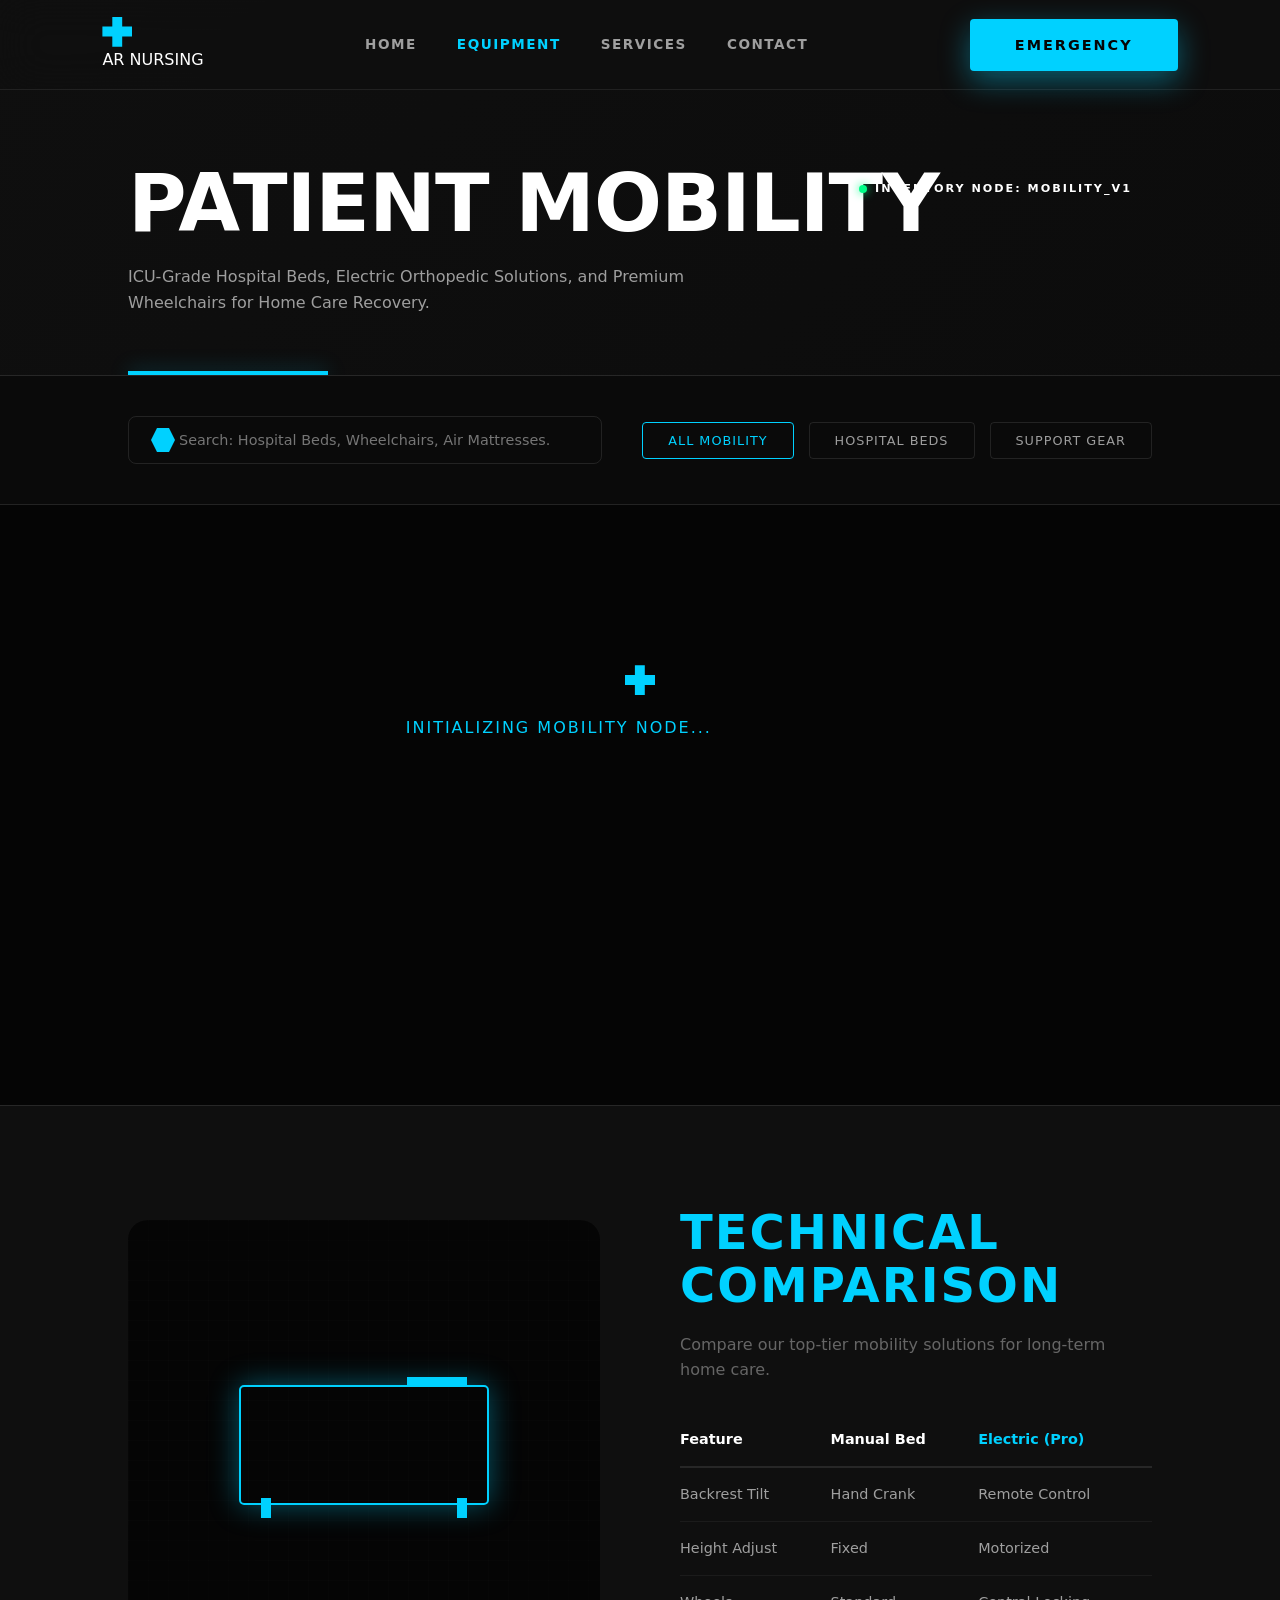
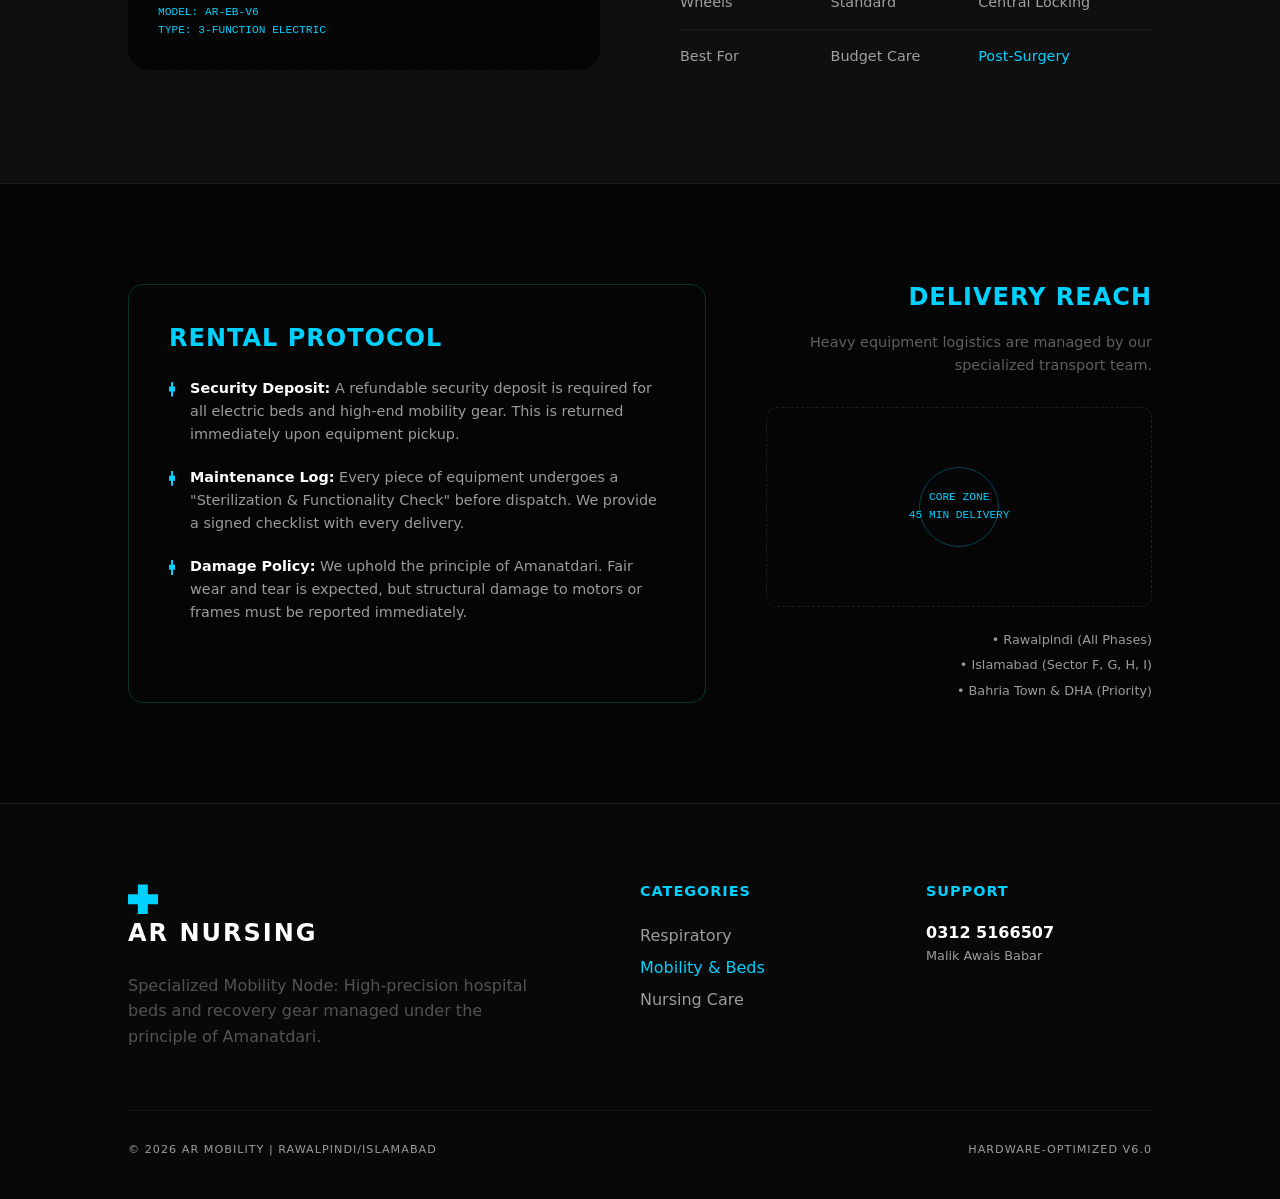
<file: equip-mobility.html>
<!DOCTYPE html>
<html lang="en">
<head>
    <meta charset="UTF-8">
    <meta name="viewport" content="width=device-width, initial-scale=1.0">
    <title>Mobility & Patient Beds | AR (Active Response)</title>
    <link rel="stylesheet" href="styles.css">
    <style>
        /* Page-Specific Mobility Hero */
        .mobility-hero {
            padding: 160px 10% 60px;
            background: linear-gradient(135deg, var(--surface-dark) 0%, #0c0c0c 100%);
            border-bottom: 1px solid var(--border-color);
            position: relative;
            overflow: hidden;
        }
        .hero-accent-line {
            position: absolute;
            bottom: 0; left: 10%; width: 200px; height: 4px;
            background: var(--primary);
            box-shadow: 0 0 20px var(--primary-glow);
        }
    </style>
</head>
<body class="ar-protocol-bg">

    <nav class="nav-bar glass">
        <div class="logo">
            <div class="plus-icon"></div>
            <span>AR NURSING</span>
        </div>
        <div class="nav-links">
            <a href="index.html">Home</a>
            <a href="inventory.html" class="active">Equipment</a>
            <a href="services.html">Services</a>
            <a href="contact.html">Contact</a>
        </div>
        <button class="primary-btn emergency-trigger">EMERGENCY</button>
    </nav>

    <section class="mobility-hero">
        <div class="hero-content">
            <div class="status-indicator" style="margin-bottom: 20px;">
                <div class="status-dot"></div>
                <span style="letter-spacing: 2px;">INVENTORY NODE: MOBILITY_V1</span>
            </div>
            <h1 class="glitch-text" data-text="PATIENT MOBILITY">PATIENT MOBILITY</h1>
            <p class="subtitle" style="max-width: 600px;">ICU-Grade Hospital Beds, Electric Orthopedic Solutions, and Premium Wheelchairs for Home Care Recovery.</p>
        </div>
        <div class="hero-accent-line"></div>
    </section>
        <section class="inventory-controls" style="padding: 40px 10%; background: #0a0a0a; border-bottom: 1px solid var(--border-color);">
        <div style="display: flex; justify-content: space-between; align-items: center; gap: 40px; flex-wrap: wrap;">
            
            <div class="search-wrapper glass" style="flex: 1; min-width: 300px; position: relative;">
                <input type="text" id="inventory_search" placeholder="Search: Hospital Beds, Wheelchairs, Air Mattresses..." 
                       style="width: 100%; background: transparent; border: 1px solid var(--border-color); padding: 15px 50px; color: #fff; border-radius: 8px; font-size: 0.9rem;">
                <div class="hex-icon" style="position: absolute; left: 15px; top: 50%; transform: translateY(-50%) scale(0.6); background: var(--primary);"></div>
            </div>

            <div class="filter-group" style="display: flex; gap: 15px;">
                <button class="filter-btn active-pulse" data-cat="mobility" style="padding: 10px 25px; background: transparent; border: 1px solid var(--primary); color: var(--primary); border-radius: 4px; font-size: 0.8rem; cursor: pointer; letter-spacing: 1px;">
                    ALL MOBILITY
                </button>
                <button class="filter-btn" data-cat="beds" style="padding: 10px 25px; background: transparent; border: 1px solid var(--border-color); color: var(--text-dim); border-radius: 4px; font-size: 0.8rem; cursor: pointer; letter-spacing: 1px;">
                    HOSPITAL BEDS
                </button>
                <button class="filter-btn" data-cat="support" style="padding: 10px 25px; background: transparent; border: 1px solid var(--border-color); color: var(--text-dim); border-radius: 4px; font-size: 0.8rem; cursor: pointer; letter-spacing: 1px;">
                    SUPPORT GEAR
                </button>
            </div>

        </div>
    </section>

    <section class="inventory-container" style="padding: 60px 10%; min-height: 600px;">
        <div id="inventory_display_grid" style="display: grid; grid-template-columns: repeat(auto-fill, minmax(320px, 1fr)); gap: 30px;">
            <div class="loading-state" style="grid-column: 1/-1; text-align: center; padding: 100px;">
                <div class="plus-icon" style="margin: 0 auto 20px; animation: pulse 2s infinite;"></div>
                <p style="color: var(--primary); letter-spacing: 2px;">INITIALIZING MOBILITY NODE...</p>
            </div>
        </div>
    </section>
        <section class="featured-mobility" style="padding: 100px 10%; background: var(--surface-dark); border-top: 1px solid var(--border-color);">
        <div style="display: grid; grid-template-columns: 1fr 1fr; gap: 80px; align-items: center;">
            
            <div class="schematic-container glass" style="height: 450px; position: relative; border-radius: 20px; overflow: hidden; background: #050505;">
                <div class="grid-overlay" style="position: absolute; inset: 0; background-image: linear-gradient(var(--border-color) 1px, transparent 1px), linear-gradient(90deg, var(--border-color) 1px, transparent 1px); background-size: 20px 20px; opacity: 0.1;"></div>
                
                <div class="bed-frame" style="position: absolute; top: 50%; left: 50%; transform: translate(-50%, -50%); width: 250px; height: 120px; border: 2px solid var(--primary); border-radius: 5px; box-shadow: 0 0 30px var(--primary-glow);">
                    <div style="position: absolute; top: -10px; right: 20px; width: 60px; height: 10px; background: var(--primary);"></div> <div style="position: absolute; bottom: -15px; left: 20px; width: 10px; height: 20px; background: var(--primary);"></div> <div style="position: absolute; bottom: -15px; right: 20px; width: 10px; height: 20px; background: var(--primary);"></div> </div>

                <div style="position: absolute; bottom: 30px; left: 30px; font-family: monospace; font-size: 0.7rem; color: var(--primary);">
                    MODEL: AR-EB-V6 <br> TYPE: 3-FUNCTION ELECTRIC
                </div>
            </div>

            <div class="tech-specs">
                <h2 style="color: var(--primary); margin-bottom: 20px; letter-spacing: 2px;">TECHNICAL COMPARISON</h2>
                <p style="opacity: 0.6; margin-bottom: 30px;">Compare our top-tier mobility solutions for long-term home care.</p>
                
                <table style="width: 100%; border-collapse: collapse; font-size: 0.9rem; color: var(--text-dim);">
                    <thead>
                        <tr style="border-bottom: 2px solid var(--border-color); text-align: left;">
                            <th style="padding: 15px 0; color: #fff;">Feature</th>
                            <th style="padding: 15px 0; color: #fff;">Manual Bed</th>
                            <th style="padding: 15px 0; color: var(--primary);">Electric (Pro)</th>
                        </tr>
                    </thead>
                    <tbody>
                        <tr style="border-bottom: 1px solid rgba(255,255,255,0.05);">
                            <td style="padding: 15px 0;">Backrest Tilt</td>
                            <td style="padding: 15px 0;">Hand Crank</td>
                            <td style="padding: 15px 0;">Remote Control</td>
                        </tr>
                        <tr style="border-bottom: 1px solid rgba(255,255,255,0.05);">
                            <td style="padding: 15px 0;">Height Adjust</td>
                            <td style="padding: 15px 0;">Fixed</td>
                            <td style="padding: 15px 0;">Motorized</td>
                        </tr>
                        <tr style="border-bottom: 1px solid rgba(255,255,255,0.05);">
                            <td style="padding: 15px 0;">Wheels</td>
                            <td style="padding: 15px 0;">Standard</td>
                            <td style="padding: 15px 0;">Central Locking</td>
                        </tr>
                        <tr>
                            <td style="padding: 15px 0;">Best For</td>
                            <td style="padding: 15px 0;">Budget Care</td>
                            <td style="padding: 15px 0; color: var(--primary);">Post-Surgery</td>
                        </tr>
                    </tbody>
                </table>
            </div>

        </div>
        </section>
            <section class="rental-logistics" style="padding: 100px 10%; border-top: 1px solid var(--border-color);">
        <div style="display: grid; grid-template-columns: 1.5fr 1fr; gap: 60px;">
            
            <div class="terms-box glass" style="padding: 40px; border-radius: 15px; border: 1px solid rgba(0, 255, 136, 0.2);">
                <h3 style="color: var(--primary); margin-bottom: 25px; letter-spacing: 1px;">RENTAL PROTOCOL</h3>
                <div class="protocol-list" style="display: grid; gap: 20px;">
                    <div style="display: flex; gap: 15px; align-items: flex-start;">
                        <div class="plus-icon" style="width: 15px; height: 15px; margin-top: 5px;"></div>
                        <p style="font-size: 0.9rem; line-height: 1.6; color: var(--text-dim);">
                            <strong style="color: #fff;">Security Deposit:</strong> A refundable security deposit is required for all electric beds and high-end mobility gear. This is returned immediately upon equipment pickup.
                        </p>
                    </div>
                    <div style="display: flex; gap: 15px; align-items: flex-start;">
                        <div class="plus-icon" style="width: 15px; height: 15px; margin-top: 5px;"></div>
                        <p style="font-size: 0.9rem; line-height: 1.6; color: var(--text-dim);">
                            <strong style="color: #fff;">Maintenance Log:</strong> Every piece of equipment undergoes a "Sterilization & Functionality Check" before dispatch. We provide a signed checklist with every delivery.
                        </p>
                    </div>
                    <div style="display: flex; gap: 15px; align-items: flex-start;">
                        <div class="plus-icon" style="width: 15px; height: 15px; margin-top: 5px;"></div>
                        <p style="font-size: 0.9rem; line-height: 1.6; color: var(--text-dim);">
                            <strong style="color: #fff;">Damage Policy:</strong> We uphold the principle of Amanatdari. Fair wear and tear is expected, but structural damage to motors or frames must be reported immediately.
                        </p>
                    </div>
                </div>
            </div>

            <div class="delivery-radius" style="text-align: right;">
                <h3 style="color: var(--primary); margin-bottom: 20px; letter-spacing: 1px;">DELIVERY REACH</h3>
                <p style="opacity: 0.6; font-size: 0.9rem; margin-bottom: 30px;">Heavy equipment logistics are managed by our specialized transport team.</p>
                
                <div class="radius-visual" style="position: relative; width: 100%; height: 200px; border: 1px dashed var(--border-color); border-radius: 10px; display: flex; align-items: center; justify-content: center;">
                    <div class="pulse-active" style="width: 80px; height: 80px; border: 1px solid var(--primary); border-radius: 50%; opacity: 0.3;"></div>
                    <div style="position: absolute; color: var(--primary); font-family: monospace; font-size: 0.7rem; text-align: center;">
                        CORE ZONE<br>45 MIN DELIVERY
                    </div>
                </div>
                <ul style="list-style: none; margin-top: 20px; color: var(--text-dim); font-size: 0.8rem; line-height: 2;">
                    <li>• Rawalpindi (All Phases)</li>
                    <li>• Islamabad (Sector F, G, H, I)</li>
                    <li>• Bahria Town & DHA (Priority)</li>
                </ul>
            </div>

        </div>
            </section>
                <footer style="padding: 80px 10% 40px; border-top: 1px solid var(--border-color); background: #080808;">
        <div style="display: grid; grid-template-columns: 2fr 1fr 1fr; gap: 60px; margin-bottom: 60px;">
            <div class="footer-brand">
                <div class="logo" style="margin-bottom: 20px;">
                    <div class="plus-icon"></div>
                    <span style="font-size: 1.5rem; font-weight: 900; letter-spacing: 2px;">AR NURSING</span>
                </div>
                <p style="opacity: 0.5; max-width: 400px; line-height: 1.6;">
                    Specialized Mobility Node: High-precision hospital beds and recovery gear managed under the principle of Amanatdari.
                </p>
            </div>
            
            <div class="footer-links">
                <h4 style="color: var(--primary); margin-bottom: 20px; font-size: 0.9rem; letter-spacing: 1px;">CATEGORIES</h4>
                <ul style="list-style: none; padding: 0; line-height: 2;">
                    <li><a href="equip-respiratory.html" style="color: var(--text-dim); text-decoration: none;">Respiratory</a></li>
                    <li><a href="equip-mobility.html" style="color: var(--primary); text-decoration: none;">Mobility & Beds</a></li>
                    <li><a href="services.html" style="color: var(--text-dim); text-decoration: none;">Nursing Care</a></li>
                </ul>
            </div>

            <div class="footer-contact">
                <h4 style="color: var(--primary); margin-bottom: 20px; font-size: 0.9rem; letter-spacing: 1px;">SUPPORT</h4>
                <p style="color: #fff; font-weight: 700;">0312 5166507</p>
                <p style="color: var(--text-dim); font-size: 0.8rem;">Malik Awais Babar</p>
            </div>
        </div>

        <div class="footer-bottom" style="border-top: 1px solid rgba(255,255,255,0.05); padding-top: 30px; display: flex; justify-content: space-between; align-items: center; font-size: 0.7rem; color: var(--text-dim); letter-spacing: 1px;">
            <span>© 2026 AR MOBILITY | RAWALPINDI/ISLAMABAD</span>
            <span>HARDWARE-OPTIMIZED V6.0</span>
        </div>
    </footer>

    <script src="ui-effects.js"></script>
    <script src="booking-handler.js"></script>
    <script src="app.js"></script>

    <script>
        window.addEventListener('load', () => {
            // Force ARApp to load mobility category on this specific page
            setTimeout(() => {
                if (window.ARApp) {
                    ARApp.filterByCategory('mobility');
                    console.log("AR-Protocol: Mobility Node Auto-Filtered.");
                }
            }, 500); // Slight delay to ensure data-fetch completion
        });
    </script>

</body>
</html>
</file>
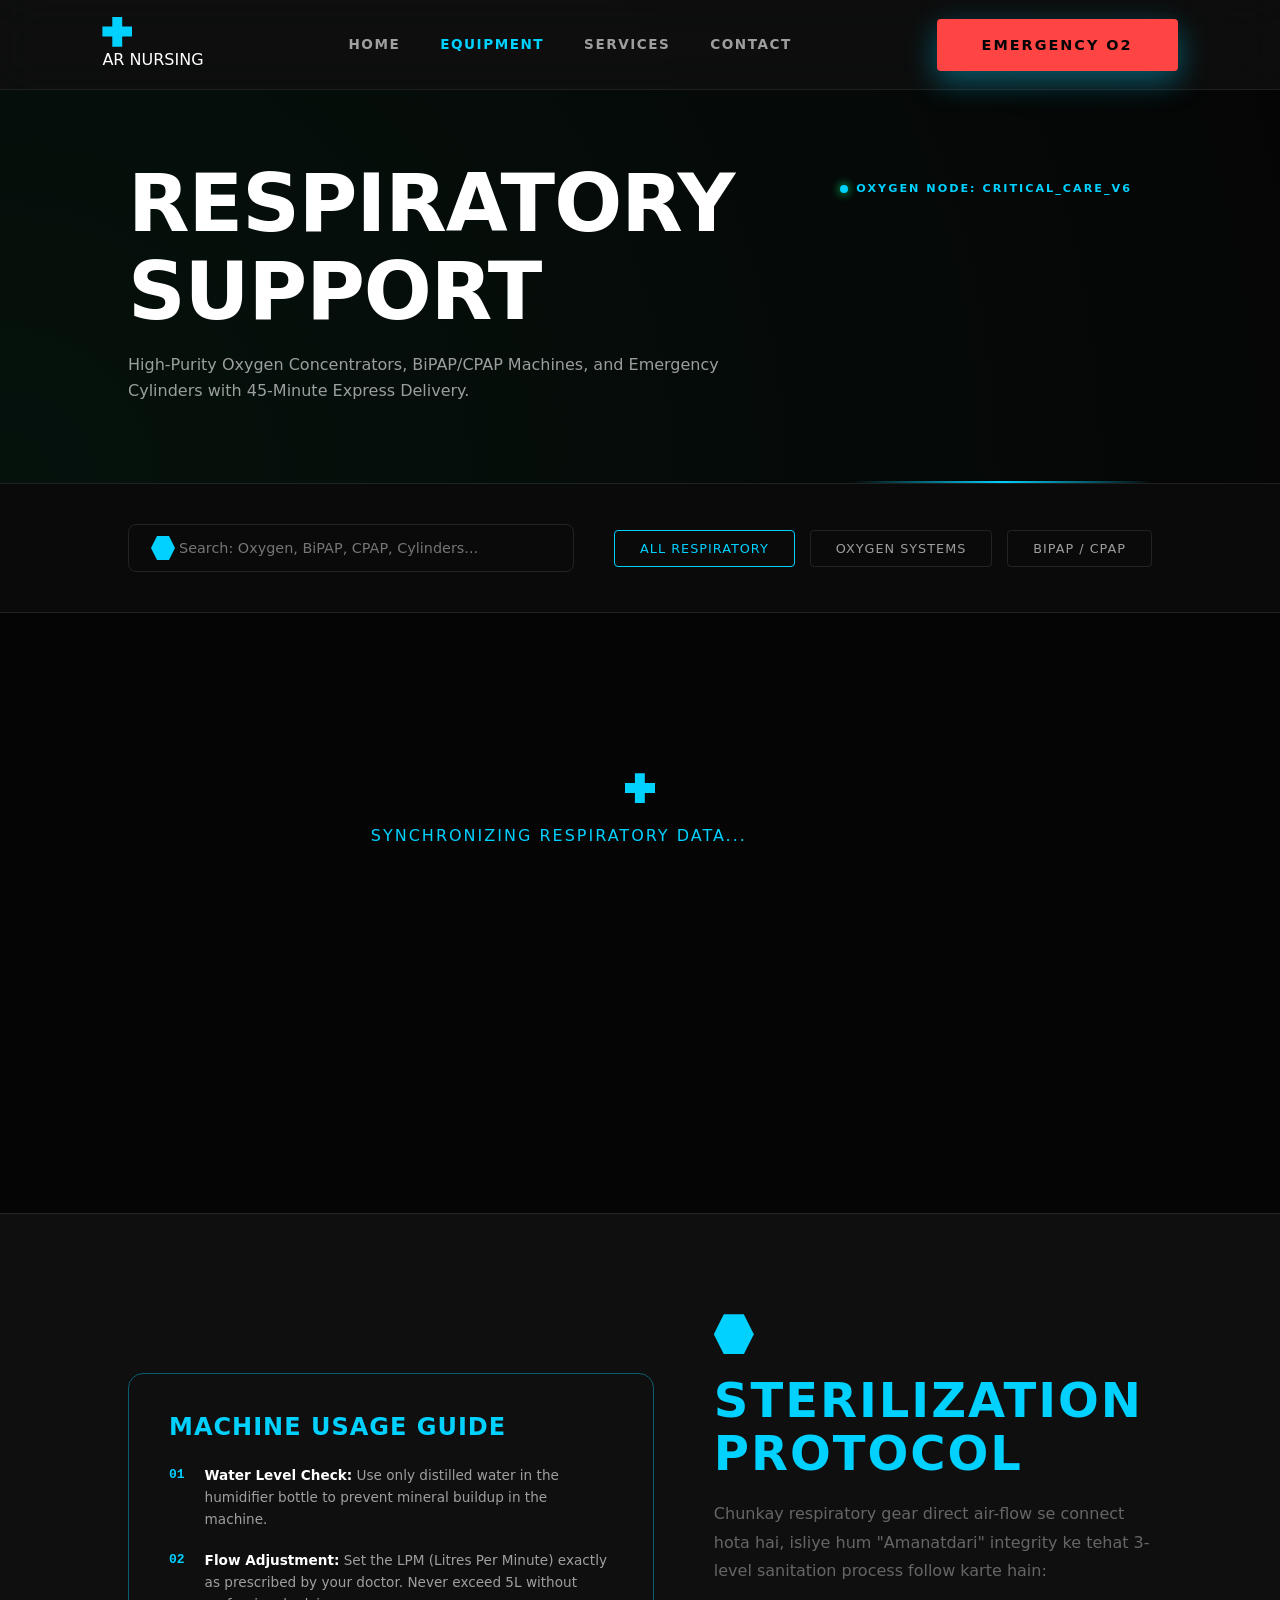
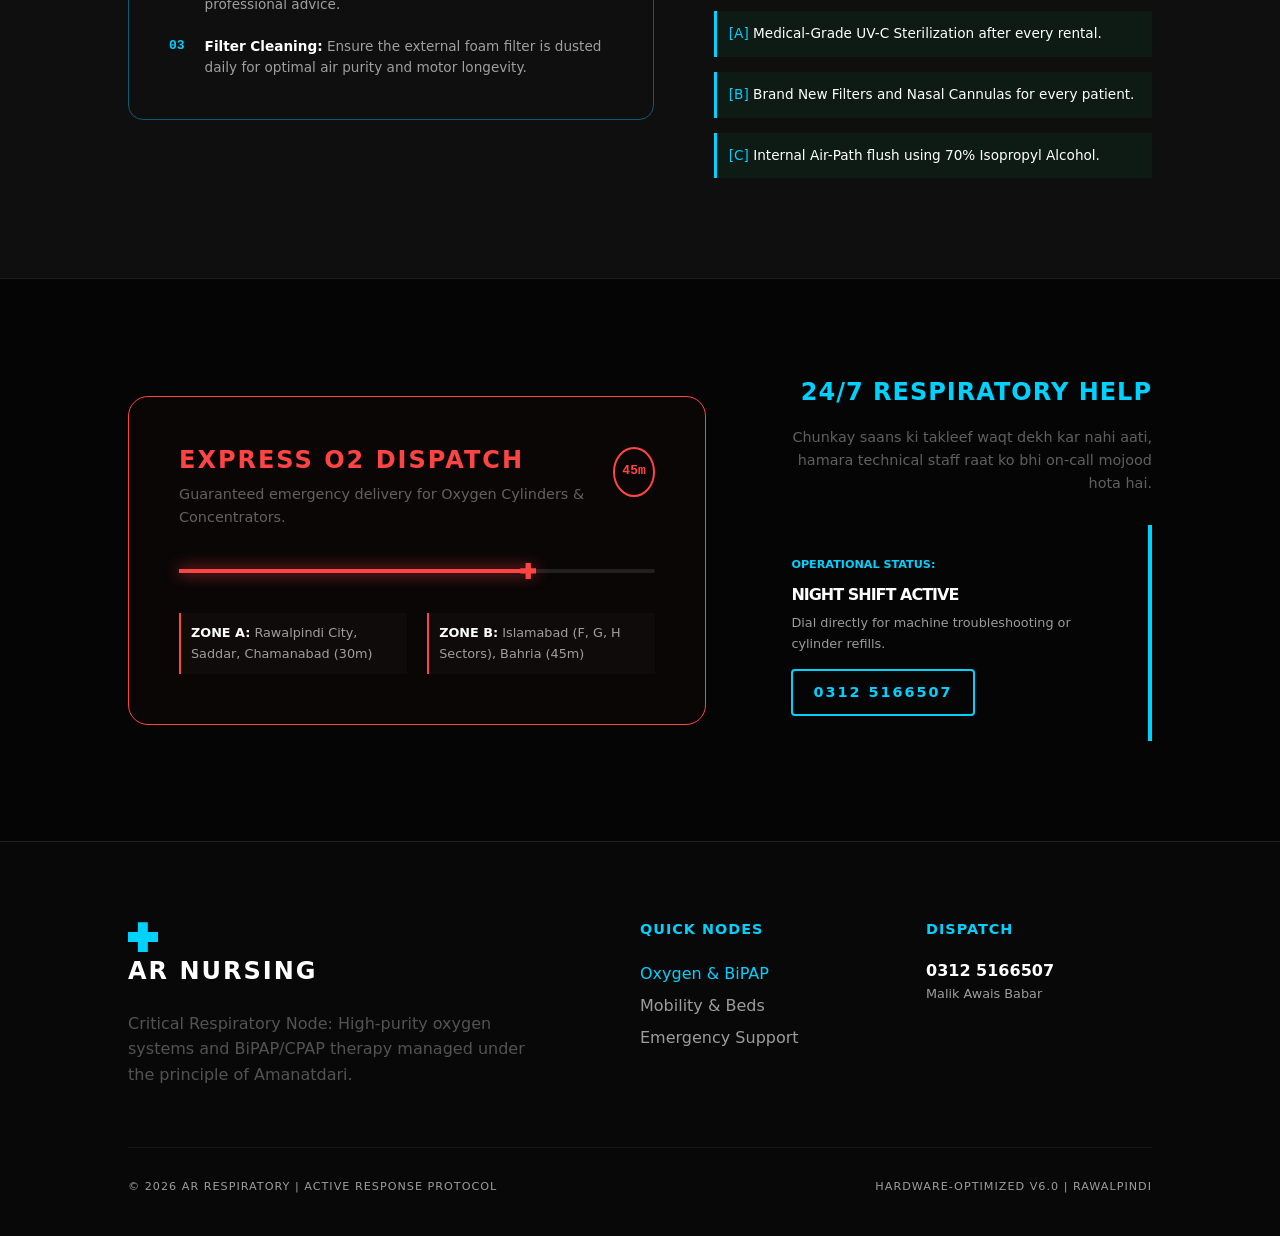
<file: equip-resp.html>
<!DOCTYPE html>
<html lang="en">
<head>
    <meta charset="UTF-8">
    <meta name="viewport" content="width=device-width, initial-scale=1.0">
    <title>Respiratory Care | AR (Active Response) Oxygen & BiPAP</title>
    <link rel="stylesheet" href="styles.css">
    <style>
        /* Respiratory-Specific Pulse Background */
        .resp-hero {
            padding: 160px 10% 80px;
            background: radial-gradient(circle at bottom left, rgba(0, 255, 136, 0.05), transparent);
            border-bottom: 1px solid var(--border-color);
            position: relative;
        }
        .flow-line {
            position: absolute;
            bottom: 0; right: 10%; width: 300px; height: 2px;
            background: linear-gradient(90deg, transparent, var(--primary), transparent);
            animation: flow-move 3s infinite linear;
        }
        @keyframes flow-move {
            0% { transform: translateX(100%); opacity: 0; }
            50% { opacity: 1; }
            100% { transform: translateX(-100%); opacity: 0; }
        }
    </style>
</head>
<body class="ar-protocol-bg">

    <nav class="nav-bar glass">
        <div class="logo">
            <div class="plus-icon"></div>
            <span>AR NURSING</span>
        </div>
        <div class="nav-links">
            <a href="index.html">Home</a>
            <a href="inventory.html" class="active">Equipment</a>
            <a href="services.html">Services</a>
            <a href="contact.html">Contact</a>
        </div>
        <button class="primary-btn emergency-trigger" style="background: #ff4444; border-color: #ff4444;">EMERGENCY O2</button>
    </nav>

    <section class="resp-hero">
        <div class="hero-content">
            <div class="status-indicator" style="margin-bottom: 20px; border-color: var(--primary);">
                <div class="status-dot" style="background: var(--primary);"></div>
                <span style="color: var(--primary); letter-spacing: 2px;">OXYGEN NODE: CRITICAL_CARE_V6</span>
            </div>
            <h1 class="glitch-text" data-text="RESPIRATORY SUPPORT">RESPIRATORY SUPPORT</h1>
            <p class="subtitle" style="max-width: 650px;">High-Purity Oxygen Concentrators, BiPAP/CPAP Machines, and Emergency Cylinders with 45-Minute Express Delivery.</p>
        </div>
        <div class="flow-line"></div>
    </section>
        <section class="inventory-controls" style="padding: 40px 10%; background: #0a0a0a; border-bottom: 1px solid var(--border-color);">
        <div style="display: flex; justify-content: space-between; align-items: center; gap: 40px; flex-wrap: wrap;">
            
            <div class="search-wrapper glass" style="flex: 1; min-width: 300px; position: relative;">
                <input type="text" id="inventory_search" placeholder="Search: Oxygen, BiPAP, CPAP, Cylinders..." 
                       style="width: 100%; background: transparent; border: 1px solid var(--border-color); padding: 15px 50px; color: #fff; border-radius: 8px; font-size: 0.9rem;">
                <div class="hex-icon" style="position: absolute; left: 15px; top: 50%; transform: translateY(-50%) scale(0.6); background: var(--primary);"></div>
            </div>

            <div class="filter-group" style="display: flex; gap: 15px;">
                <button class="filter-btn active-pulse" data-cat="respiratory" style="padding: 10px 25px; background: transparent; border: 1px solid var(--primary); color: var(--primary); border-radius: 4px; font-size: 0.8rem; cursor: pointer; letter-spacing: 1px;">
                    ALL RESPIRATORY
                </button>
                <button class="filter-btn" data-cat="oxygen" style="padding: 10px 25px; background: transparent; border: 1px solid var(--border-color); color: var(--text-dim); border-radius: 4px; font-size: 0.8rem; cursor: pointer; letter-spacing: 1px;">
                    OXYGEN SYSTEMS
                </button>
                <button class="filter-btn" data-cat="bipap" style="padding: 10px 25px; background: transparent; border: 1px solid var(--border-color); color: var(--text-dim); border-radius: 4px; font-size: 0.8rem; cursor: pointer; letter-spacing: 1px;">
                    BIPAP / CPAP
                </button>
            </div>

        </div>
    </section>

    <section class="inventory-container" style="padding: 60px 10%; min-height: 600px;">
        <div id="inventory_display_grid" style="display: grid; grid-template-columns: repeat(auto-fill, minmax(320px, 1fr)); gap: 30px;">
            <div class="loading-state" style="grid-column: 1/-1; text-align: center; padding: 100px;">
                <div class="plus-icon" style="margin: 0 auto 20px; animation: pulse 2s infinite;"></div>
                <p style="color: var(--primary); letter-spacing: 2px;">SYNCHRONIZING RESPIRATORY DATA...</p>
            </div>
        </div>
    </section>
        <section class="safety-protocol" style="padding: 100px 10%; background: var(--surface-dark); border-top: 1px solid var(--border-color);">
        <div style="display: grid; grid-template-columns: 1.2fr 1fr; gap: 60px; align-items: center;">
            
            <div class="usage-guide glass" style="padding: 40px; border-radius: 15px; border: 1px solid var(--primary-glow);">
                <h3 style="color: var(--primary); margin-bottom: 25px; letter-spacing: 1px;">MACHINE USAGE GUIDE</h3>
                <div class="step-list" style="display: grid; gap: 20px;">
                    <div style="display: flex; gap: 20px;">
                        <div class="step-num" style="color: var(--primary); font-family: monospace; font-weight: 900;">01</div>
                        <p style="font-size: 0.85rem; color: var(--text-dim); line-height: 1.6;">
                            <strong style="color: #fff;">Water Level Check:</strong> Use only distilled water in the humidifier bottle to prevent mineral buildup in the machine.
                        </p>
                    </div>
                    <div style="display: flex; gap: 20px;">
                        <div class="step-num" style="color: var(--primary); font-family: monospace; font-weight: 900;">02</div>
                        <p style="font-size: 0.85rem; color: var(--text-dim); line-height: 1.6;">
                            <strong style="color: #fff;">Flow Adjustment:</strong> Set the LPM (Litres Per Minute) exactly as prescribed by your doctor. Never exceed 5L without professional advice.
                        </p>
                    </div>
                    <div style="display: flex; gap: 20px;">
                        <div class="step-num" style="color: var(--primary); font-family: monospace; font-weight: 900;">03</div>
                        <p style="font-size: 0.85rem; color: var(--text-dim); line-height: 1.6;">
                            <strong style="color: #fff;">Filter Cleaning:</strong> Ensure the external foam filter is dusted daily for optimal air purity and motor longevity.
                        </p>
                    </div>
                </div>
            </div>

            <div class="sterilization-info">
                <div class="hex-icon" style="background: var(--primary); margin-bottom: 20px; width: 40px; height: 40px;"></div>
                <h2 style="color: var(--primary); margin-bottom: 20px; letter-spacing: 2px;">STERILIZATION PROTOCOL</h2>
                <p style="opacity: 0.6; margin-bottom: 25px; line-height: 1.8;">
                    Chunkay respiratory gear direct air-flow se connect hota hai, isliye hum "Amanatdari" integrity ke tehat 3-level sanitation process follow karte hain:
                </p>
                <ul style="list-style: none; padding: 0; display: grid; gap: 15px;">
                    <li style="padding: 12px; background: rgba(0, 255, 136, 0.05); border-left: 3px solid var(--primary); font-size: 0.85rem;">
                        <span style="color: var(--primary);">[A]</span> Medical-Grade UV-C Sterilization after every rental.
                    </li>
                    <li style="padding: 12px; background: rgba(0, 255, 136, 0.05); border-left: 3px solid var(--primary); font-size: 0.85rem;">
                        <span style="color: var(--primary);">[B]</span> Brand New Filters and Nasal Cannulas for every patient.
                    </li>
                    <li style="padding: 12px; background: rgba(0, 255, 136, 0.05); border-left: 3px solid var(--primary); font-size: 0.85rem;">
                        <span style="color: var(--primary);">[C]</span> Internal Air-Path flush using 70% Isopropyl Alcohol.
                    </li>
                </ul>
            </div>

        </div>
        </section>
            <section class="emergency-logistics" style="padding: 100px 10%; border-top: 1px solid var(--border-color);">
        <div style="display: grid; grid-template-columns: 1.5fr 1fr; gap: 60px; align-items: center;">
            
            <div class="express-box glass" style="padding: 50px; border-radius: 20px; border: 1px solid #ff4444; background: rgba(255, 68, 68, 0.02);">
                <div style="display: flex; justify-content: space-between; align-items: flex-start; margin-bottom: 30px;">
                    <div>
                        <h3 style="color: #ff4444; letter-spacing: 2px; margin-bottom: 10px;">EXPRESS O2 DISPATCH</h3>
                        <p style="opacity: 0.6; font-size: 0.9rem;">Guaranteed emergency delivery for Oxygen Cylinders & Concentrators.</p>
                    </div>
                    <div class="timer-icon" style="width: 50px; height: 50px; border: 2px solid #ff4444; border-radius: 50%; display: flex; align-items: center; justify-content: center; font-family: monospace; color: #ff4444; font-weight: 900; animation: pulse 1s infinite;">
                        45m
                    </div>
                </div>

                <div class="delivery-track" style="height: 4px; background: rgba(255,255,255,0.1); border-radius: 2px; position: relative; margin: 40px 0;">
                    <div style="position: absolute; left: 0; top: 0; height: 100%; width: 75%; background: #ff4444; box-shadow: 0 0 15px #ff4444;"></div>
                    <div class="plus-icon" style="position: absolute; right: 25%; top: -6px; width: 16px; height: 16px; background: #ff4444;"></div>
                </div>

                <div class="zone-grid" style="display: grid; grid-template-columns: 1fr 1fr; gap: 20px; font-size: 0.8rem; color: var(--text-dim);">
                    <div style="padding: 10px; border-left: 2px solid #ff4444; background: rgba(255,255,255,0.02);">
                        <strong style="color: #fff;">ZONE A:</strong> Rawalpindi City, Saddar, Chamanabad (30m)
                    </div>
                    <div style="padding: 10px; border-left: 2px solid #ff4444; background: rgba(255,255,255,0.02);">
                        <strong style="color: #fff;">ZONE B:</strong> Islamabad (F, G, H Sectors), Bahria (45m)
                    </div>
                </div>
            </div>

            <div class="night-support" style="text-align: right;">
                <h3 style="color: var(--primary); margin-bottom: 20px; letter-spacing: 1px;">24/7 RESPIRATORY HELP</h3>
                <p style="opacity: 0.6; font-size: 0.9rem; margin-bottom: 30px;">
                    Chunkay saans ki takleef waqt dekh kar nahi aati, hamara technical staff raat ko bhi on-call mojood hota hai.
                </p>
                
                <div class="support-card glass" style="padding: 25px; display: inline-block; text-align: left; border-right: 4px solid var(--primary);">
                    <span style="font-size: 0.7rem; color: var(--primary); font-weight: 900;">OPERATIONAL STATUS:</span>
                    <h4 style="color: #fff; margin: 10px 0;">NIGHT SHIFT ACTIVE</h4>
                    <p style="font-size: 0.8rem; color: var(--text-dim);">Dial directly for machine troubleshooting or cylinder refills.</p>
                    <a href="tel:03125166507" class="secondary-btn" style="margin-top: 15px; display: inline-block; padding: 10px 20px; border-color: var(--primary); color: var(--primary);">0312 5166507</a>
                </div>
            </div>

        </div>
            </section>
                <footer style="padding: 80px 10% 40px; border-top: 1px solid var(--border-color); background: #080808;">
        <div style="display: grid; grid-template-columns: 2fr 1fr 1fr; gap: 60px; margin-bottom: 60px;">
            <div class="footer-brand">
                <div class="logo" style="margin-bottom: 20px;">
                    <div class="plus-icon"></div>
                    <span style="font-size: 1.5rem; font-weight: 900; letter-spacing: 2px;">AR NURSING</span>
                </div>
                <p style="opacity: 0.5; max-width: 400px; line-height: 1.6;">
                    Critical Respiratory Node: High-purity oxygen systems and BiPAP/CPAP therapy managed under the principle of Amanatdari.
                </p>
            </div>
            
            <div class="footer-links">
                <h4 style="color: var(--primary); margin-bottom: 20px; font-size: 0.9rem; letter-spacing: 1px;">QUICK NODES</h4>
                <ul style="list-style: none; padding: 0; line-height: 2;">
                    <li><a href="equip-resp.html" style="color: var(--primary); text-decoration: none;">Oxygen & BiPAP</a></li>
                    <li><a href="equip-mobility.html" style="color: var(--text-dim); text-decoration: none;">Mobility & Beds</a></li>
                    <li><a href="contact.html" style="color: var(--text-dim); text-decoration: none;">Emergency Support</a></li>
                </ul>
            </div>

            <div class="footer-contact">
                <h4 style="color: var(--primary); margin-bottom: 20px; font-size: 0.9rem; letter-spacing: 1px;">DISPATCH</h4>
                <p style="color: #fff; font-weight: 700;">0312 5166507</p>
                <p style="color: var(--text-dim); font-size: 0.8rem;">Malik Awais Babar</p>
            </div>
        </div>

        <div class="footer-bottom" style="border-top: 1px solid rgba(255,255,255,0.05); padding-top: 30px; display: flex; justify-content: space-between; align-items: center; font-size: 0.7rem; color: var(--text-dim); letter-spacing: 1px;">
            <span>© 2026 AR RESPIRATORY | ACTIVE RESPONSE PROTOCOL</span>
            <span>HARDWARE-OPTIMIZED V6.0 | RAWALPINDI</span>
        </div>
    </footer>

    <script src="ui-effects.js"></script>
    <script src="booking-handler.js"></script>
    <script src="app.js"></script>

    <script>
        window.addEventListener('load', () => {
            // Force ARApp to load respiratory category on this specific page
            setTimeout(() => {
                if (window.ARApp) {
                    ARApp.filterByCategory('respiratory');
                    console.log("AR-Protocol: Respiratory Node Auto-Filtered.");
                }
            }, 500); 
        });
    </script>

</body>
</html>
</file>
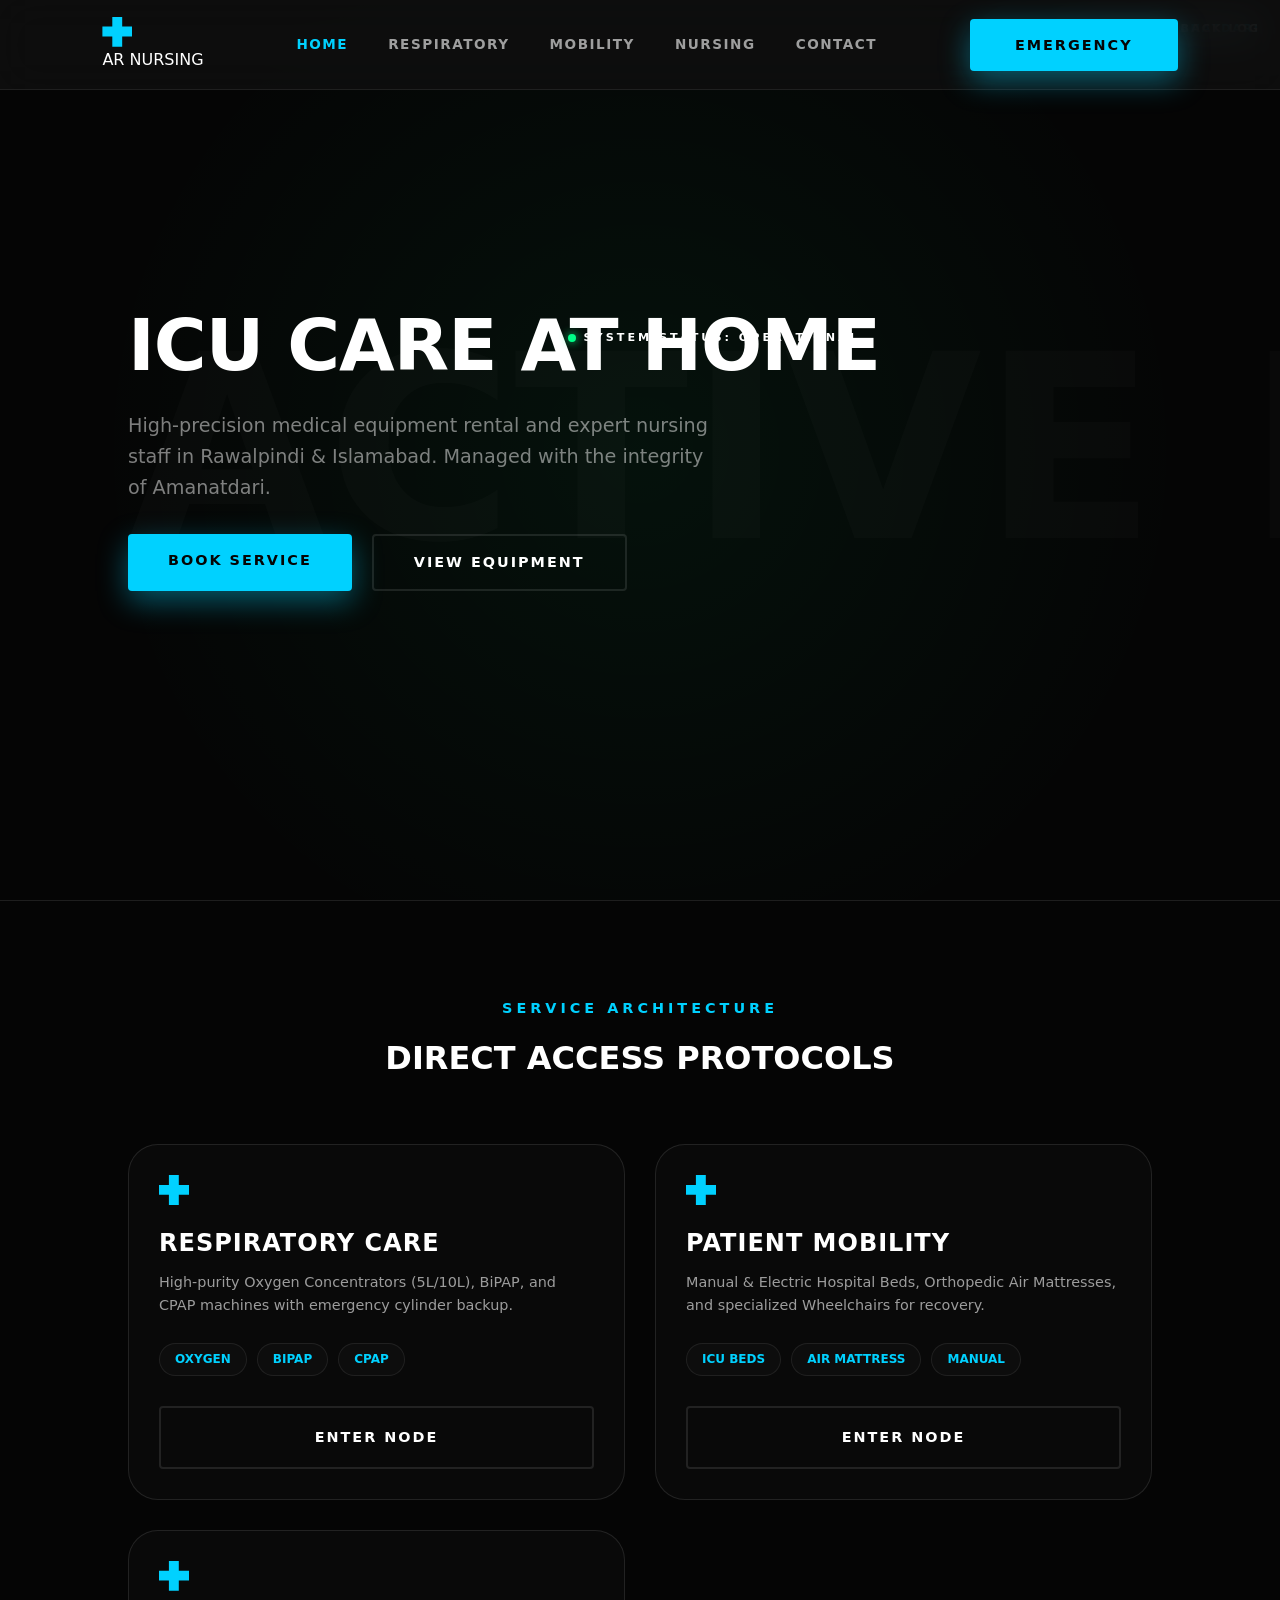
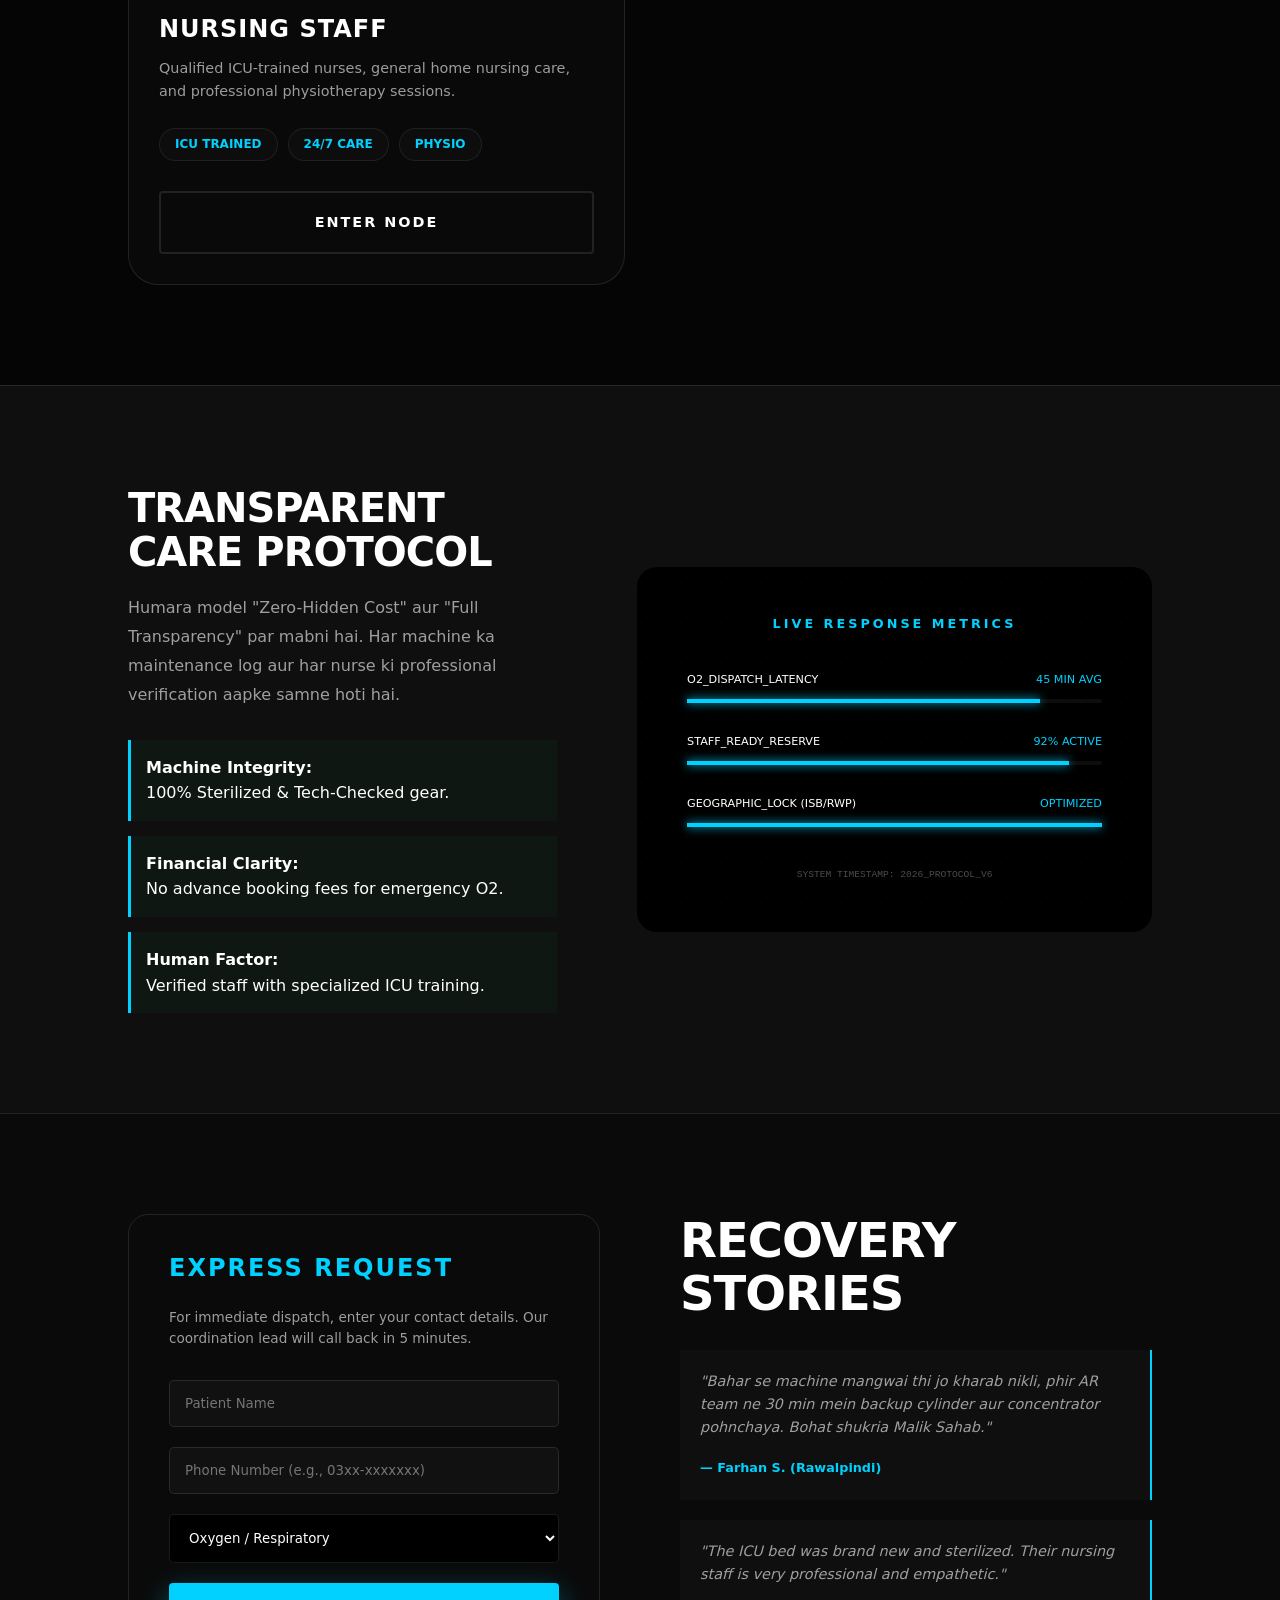
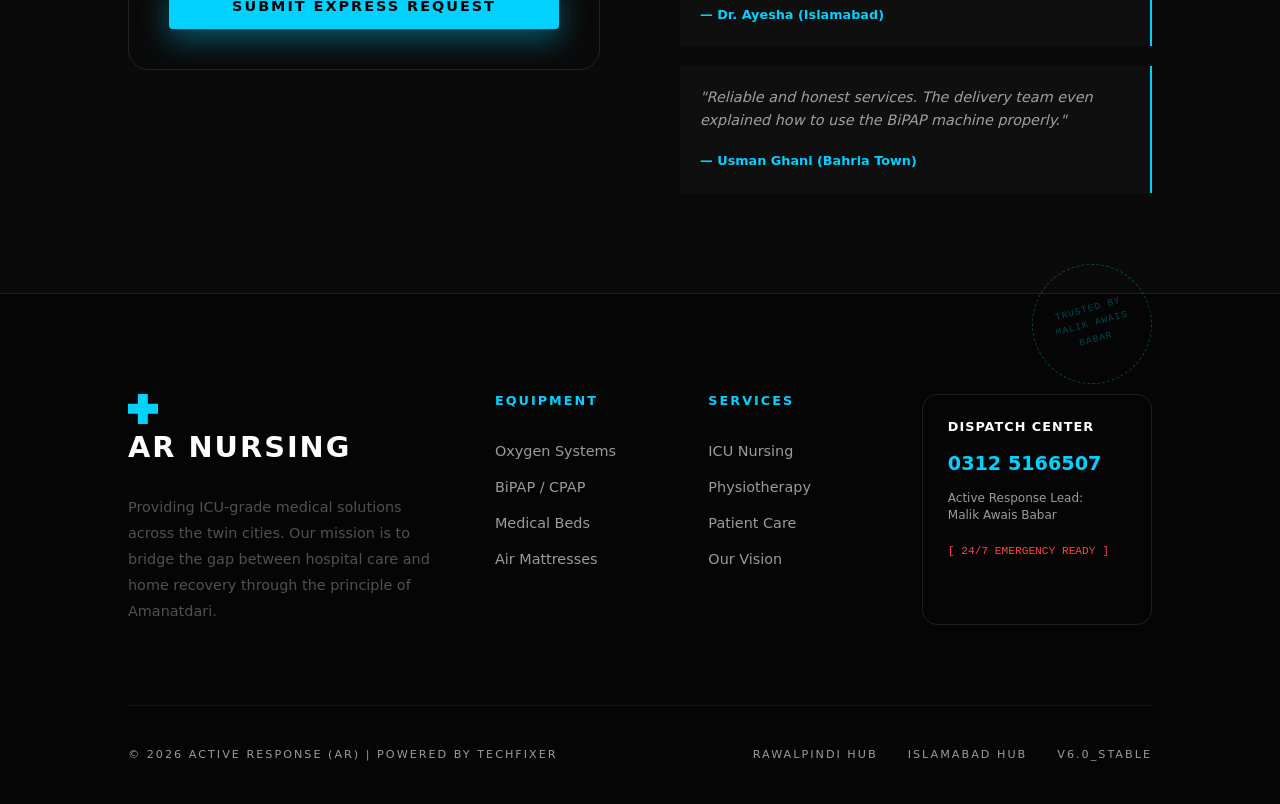
<file: home.html>
<!DOCTYPE html>
<html lang="en">
<head>
    <meta charset="UTF-8">
    <meta name="viewport" content="width=device-width, initial-scale=1.0">
    <title>Home | AR (Active Response) Nursing Home Care</title>
    <link rel="stylesheet" href="styles.css">
    <style>
        /* Home-Specific Full Height Hero */
        .home-hero {
            height: 100vh;
            display: flex;
            align-items: center;
            padding: 0 10%;
            background: radial-gradient(circle at center, rgba(0, 255, 136, 0.05) 0%, transparent 70%);
            position: relative;
            overflow: hidden;
        }
        .hero-bg-text {
            position: absolute;
            font-size: 20vw;
            font-weight: 900;
            color: rgba(255,255,255,0.02);
            z-index: -1;
            white-space: nowrap;
            user-select: none;
        }
    </style>
</head>
<body class="ar-protocol-bg">

    <nav class="nav-bar glass">
        <div class="logo">
            <div class="plus-icon"></div>
            <span>AR NURSING</span>
        </div>
        <div class="nav-links">
            <a href="home.html" class="active">Home</a>
            <a href="equip-resp.html">Respiratory</a>
            <a href="equip-mobility.html">Mobility</a>
            <a href="services.html">Nursing</a>
            <a href="contact.html">Contact</a>
        </div>
        <button class="primary-btn emergency-trigger" onclick="location.href='tel:03125166507'">EMERGENCY</button>
    </nav>

    <section class="home-hero">
        <div class="hero-bg-text">ACTIVE RESPONSE</div>
        <div class="hero-content" style="max-width: 800px;">
            <div class="status-indicator" style="margin-bottom: 20px;">
                <div class="status-dot"></div>
                <span style="letter-spacing: 3px;">SYSTEM STATUS: OPERATIONAL</span>
            </div>
            <h1 class="glitch-text" data-text="ICU CARE AT HOME" style="font-size: 4.5rem; line-height: 1;">ICU CARE AT HOME</h1>
            <p class="subtitle" style="font-size: 1.2rem; margin: 30px 0; max-width: 600px; opacity: 0.8;">
                High-precision medical equipment rental and expert nursing staff in Rawalpindi & Islamabad. Managed with the integrity of Amanatdari.
            </p>
            <div class="hero-btns" style="display: flex; gap: 20px;">
                <a href="contact.html" class="primary-btn" style="text-decoration: none; padding: 15px 40px;">BOOK SERVICE</a>
                <a href="equip-resp.html" class="secondary-btn" style="text-decoration: none; padding: 15px 40px;">VIEW EQUIPMENT</a>
            </div>
        </div>
    </section>
        <section class="service-nodes" style="padding: 100px 10%; background: #050505; border-top: 1px solid var(--border-color);">
        <div class="section-header" style="margin-bottom: 60px; text-align: center;">
            <h2 style="color: var(--primary); letter-spacing: 4px; font-size: 0.9rem; text-transform: uppercase;">Service Architecture</h2>
            <p style="font-size: 2rem; color: #fff; font-weight: 700; margin-top: 10px;">DIRECT ACCESS PROTOCOLS</p>
        </div>

        <div class="ar-grid" style="display: grid; grid-template-columns: repeat(auto-fit, minmax(350px, 1fr)); gap: 30px;">
            
            <div class="item-card reveal-active" style="border: 1px solid var(--border-color); background: rgba(255,255,255,0.02); transition: 0.4s;">
                <div class="card-icon" style="margin-bottom: 25px;">
                    <div class="plus-icon" style="background: var(--primary); width: 30px; height: 30px;"></div>
                </div>
                <h3 style="color: #fff; font-size: 1.5rem; margin-bottom: 15px;">RESPIRATORY CARE</h3>
                <p style="color: var(--text-dim); font-size: 0.9rem; line-height: 1.6; margin-bottom: 25px;">
                    High-purity Oxygen Concentrators (5L/10L), BiPAP, and CPAP machines with emergency cylinder backup.
                </p>
                <div class="spec-grid" style="margin-bottom: 30px;">
                    <span class="spec-pill">Oxygen</span>
                    <span class="spec-pill">BiPAP</span>
                    <span class="spec-pill">CPAP</span>
                </div>
                <a href="equip-resp.html" class="secondary-btn" style="display: block; text-align: center; text-decoration: none;">ENTER NODE</a>
            </div>

            <div class="item-card reveal-active" style="border: 1px solid var(--border-color); background: rgba(255,255,255,0.02); transition: 0.4s;">
                <div class="card-icon" style="margin-bottom: 25px;">
                    <div class="plus-icon" style="background: var(--primary); width: 30px; height: 30px;"></div>
                </div>
                <h3 style="color: #fff; font-size: 1.5rem; margin-bottom: 15px;">PATIENT MOBILITY</h3>
                <p style="color: var(--text-dim); font-size: 0.9rem; line-height: 1.6; margin-bottom: 25px;">
                    Manual & Electric Hospital Beds, Orthopedic Air Mattresses, and specialized Wheelchairs for recovery.
                </p>
                <div class="spec-grid" style="margin-bottom: 30px;">
                    <span class="spec-pill">ICU Beds</span>
                    <span class="spec-pill">Air Mattress</span>
                    <span class="spec-pill">Manual</span>
                </div>
                <a href="equip-mobility.html" class="secondary-btn" style="display: block; text-align: center; text-decoration: none;">ENTER NODE</a>
            </div>

            <div class="item-card reveal-active" style="border: 1px solid var(--border-color); background: rgba(255,255,255,0.02); transition: 0.4s;">
                <div class="card-icon" style="margin-bottom: 25px;">
                    <div class="plus-icon" style="background: var(--primary); width: 30px; height: 30px;"></div>
                </div>
                <h3 style="color: #fff; font-size: 1.5rem; margin-bottom: 15px;">NURSING STAFF</h3>
                <p style="color: var(--text-dim); font-size: 0.9rem; line-height: 1.6; margin-bottom: 25px;">
                    Qualified ICU-trained nurses, general home nursing care, and professional physiotherapy sessions.
                </p>
                <div class="spec-grid" style="margin-bottom: 30px;">
                    <span class="spec-pill">ICU Trained</span>
                    <span class="spec-pill">24/7 Care</span>
                    <span class="spec-pill">Physio</span>
                </div>
                <a href="services.html" class="secondary-btn" style="display: block; text-align: center; text-decoration: none;">ENTER NODE</a>
            </div>

        </div>
        </section>
            <section class="integrity-panel" style="padding: 100px 10%; border-top: 1px solid var(--border-color); background: var(--surface-dark);">
        <div style="display: grid; grid-template-columns: 1fr 1.2fr; gap: 80px; align-items: center;">
            
            <div class="integrity-content">
                <div class="status-indicator" style="margin-bottom: 20px; border-color: var(--primary);">
                    <div class="status-dot" style="background: var(--primary);"></div>
                    <span style="color: var(--primary); letter-spacing: 2px;">CORE PRINCIPLE: AMANATDARI</span>
                </div>
                <h2 style="color: #fff; font-size: 2.5rem; margin-bottom: 20px;">TRANSPARENT CARE PROTOCOL</h2>
                <p style="color: var(--text-dim); line-height: 1.8; margin-bottom: 30px;">
                    Humara model "Zero-Hidden Cost" aur "Full Transparency" par mabni hai. Har machine ka maintenance log aur har nurse ki professional verification aapke samne hoti hai.
                </p>
                
                <div class="integrity-features" style="display: grid; gap: 15px;">
                    <div style="padding: 15px; border-left: 3px solid var(--primary); background: rgba(0, 255, 136, 0.03);">
                        <strong style="color: #fff; display: block;">Machine Integrity:</strong> 100% Sterilized & Tech-Checked gear.
                    </div>
                    <div style="padding: 15px; border-left: 3px solid var(--primary); background: rgba(0, 255, 136, 0.03);">
                        <strong style="color: #fff; display: block;">Financial Clarity:</strong> No advance booking fees for emergency O2.
                    </div>
                    <div style="padding: 15px; border-left: 3px solid var(--primary); background: rgba(0, 255, 136, 0.03);">
                        <strong style="color: #fff; display: block;">Human Factor:</strong> Verified staff with specialized ICU training.
                    </div>
                </div>
            </div>

            <div class="response-tracker glass" style="padding: 50px; border-radius: 20px; position: relative; overflow: hidden; background: #000;">
                <div class="grid-overlay" style="position: absolute; inset: 0; background-image: radial-gradient(var(--border-color) 1px, transparent 1px); background-size: 20px 20px; opacity: 0.1;"></div>
                
                <h4 style="color: var(--primary); font-size: 0.8rem; letter-spacing: 3px; text-align: center; margin-bottom: 40px;">LIVE RESPONSE METRICS</h4>
                
                <div class="metrics-grid" style="display: grid; gap: 30px;">
                    <div class="metric-item">
                        <div style="display: flex; justify-content: space-between; margin-bottom: 10px; font-family: monospace; font-size: 0.7rem;">
                            <span>O2_DISPATCH_LATENCY</span>
                            <span style="color: var(--primary);">45 MIN AVG</span>
                        </div>
                        <div style="height: 4px; background: rgba(255,255,255,0.05); border-radius: 2px;">
                            <div style="width: 85%; height: 100%; background: var(--primary); box-shadow: 0 0 10px var(--primary);"></div>
                        </div>
                    </div>

                    <div class="metric-item">
                        <div style="display: flex; justify-content: space-between; margin-bottom: 10px; font-family: monospace; font-size: 0.7rem;">
                            <span>STAFF_READY_RESERVE</span>
                            <span style="color: var(--primary);">92% ACTIVE</span>
                        </div>
                        <div style="height: 4px; background: rgba(255,255,255,0.05); border-radius: 2px;">
                            <div style="width: 92%; height: 100%; background: var(--primary); box-shadow: 0 0 10px var(--primary);"></div>
                        </div>
                    </div>

                    <div class="metric-item">
                        <div style="display: flex; justify-content: space-between; margin-bottom: 10px; font-family: monospace; font-size: 0.7rem;">
                            <span>GEOGRAPHIC_LOCK (ISB/RWP)</span>
                            <span style="color: var(--primary);">OPTIMIZED</span>
                        </div>
                        <div style="height: 4px; background: rgba(255,255,255,0.05); border-radius: 2px;">
                            <div style="width: 100%; height: 100%; background: var(--primary); box-shadow: 0 0 10px var(--primary);"></div>
                        </div>
                    </div>
                </div>

                <div style="margin-top: 40px; text-align: center; color: var(--text-dim); font-size: 0.6rem; font-family: monospace; opacity: 0.5;">
                    SYSTEM TIMESTAMP: 2026_PROTOCOL_V6
                </div>
            </div>

        </div>
            </section>
                <section class="booking-trust-section" style="padding: 100px 10%; border-top: 1px solid var(--border-color); background: #0a0a0a;">
        <div style="display: grid; grid-template-columns: 1fr 1fr; gap: 80px; align-items: flex-start;">
            
            <div class="booking-unit glass" style="padding: 40px; border-radius: 20px; border: 1px solid var(--border-color);">
                <h3 style="color: var(--primary); margin-bottom: 25px; letter-spacing: 2px;">EXPRESS REQUEST</h3>
                <p style="color: var(--text-dim); font-size: 0.85rem; margin-bottom: 30px;">For immediate dispatch, enter your contact details. Our coordination lead will call back in 5 minutes.</p>
                
                <form id="home_express_form" style="display: grid; gap: 20px;">
                    <div class="input-group">
                        <input type="text" placeholder="Patient Name" style="width: 100%; padding: 15px; background: rgba(255,255,255,0.03); border: 1px solid var(--border-color); color: #fff; border-radius: 5px;">
                    </div>
                    <div class="input-group">
                        <input type="tel" placeholder="Phone Number (e.g., 03xx-xxxxxxx)" style="width: 100%; padding: 15px; background: rgba(255,255,255,0.03); border: 1px solid var(--border-color); color: #fff; border-radius: 5px;">
                    </div>
                    <div class="input-group">
                        <select style="width: 100%; padding: 15px; background: #000; border: 1px solid var(--border-color); color: #fff; border-radius: 5px;">
                            <option value="oxygen">Oxygen / Respiratory</option>
                            <option value="bed">Hospital Bed / Mobility</option>
                            <option value="nurse">Nursing Staff</option>
                        </select>
                    </div>
                    <button type="submit" class="primary-btn" style="width: 100%; padding: 15px; cursor: pointer;">SUBMIT EXPRESS REQUEST</button>
                </form>
            </div>

            <div class="trust-scroll">
                <div class="status-indicator" style="margin-bottom: 20px;">
                    <div class="status-dot"></div>
                    <span style="letter-spacing: 2px;">CLIENT FEEDBACK LOG</span>
                </div>
                <h2 style="color: #fff; margin-bottom: 30px;">RECOVERY STORIES</h2>
                
                <div class="testimonial-stack" style="display: grid; gap: 20px;">
                    <div class="testi-card" style="padding: 20px; background: rgba(255,255,255,0.02); border-right: 2px solid var(--primary);">
                        <p style="font-size: 0.9rem; font-style: italic; color: var(--text-dim); margin-bottom: 15px;">
                            "Bahar se machine mangwai thi jo kharab nikli, phir AR team ne 30 min mein backup cylinder aur concentrator pohnchaya. Bohat shukria Malik Sahab."
                        </p>
                        <strong style="color: var(--primary); font-size: 0.8rem;">— Farhan S. (Rawalpindi)</strong>
                    </div>
                    
                    <div class="testi-card" style="padding: 20px; background: rgba(255,255,255,0.02); border-right: 2px solid var(--primary);">
                        <p style="font-size: 0.9rem; font-style: italic; color: var(--text-dim); margin-bottom: 15px;">
                            "The ICU bed was brand new and sterilized. Their nursing staff is very professional and empathetic."
                        </p>
                        <strong style="color: var(--primary); font-size: 0.8rem;">— Dr. Ayesha (Islamabad)</strong>
                    </div>

                    <div class="testi-card" style="padding: 20px; background: rgba(255,255,255,0.02); border-right: 2px solid var(--primary);">
                        <p style="font-size: 0.9rem; font-style: italic; color: var(--text-dim); margin-bottom: 15px;">
                            "Reliable and honest services. The delivery team even explained how to use the BiPAP machine properly."
                        </p>
                        <strong style="color: var(--primary); font-size: 0.8rem;">— Usman Ghani (Bahria Town)</strong>
                    </div>
                </div>
            </div>

        </div>
                </section>
                    <footer style="padding: 100px 10% 40px; border-top: 1px solid var(--border-color); background: #050505; position: relative;">
        <div class="system-seal" style="position: absolute; top: -30px; right: 10%; width: 120px; height: 120px; border: 1px dashed var(--primary); border-radius: 50%; display: flex; align-items: center; justify-content: center; opacity: 0.3; transform: rotate(-15deg);">
            <div style="color: var(--primary); font-size: 0.6rem; font-family: monospace; text-align: center; letter-spacing: 1px;">
                TRUSTED BY<br>MALIK AWAIS<br>BABAR
            </div>
        </div>

        <div style="display: grid; grid-template-columns: 2fr 1fr 1fr 1.5fr; gap: 60px; margin-bottom: 80px;">
            <div class="footer-brand">
                <div class="logo" style="margin-bottom: 25px;">
                    <div class="plus-icon"></div>
                    <span style="font-size: 1.8rem; font-weight: 900; letter-spacing: 2px;">AR NURSING</span>
                </div>
                <p style="opacity: 0.5; max-width: 350px; line-height: 1.8; font-size: 0.9rem;">
                    Providing ICU-grade medical solutions across the twin cities. Our mission is to bridge the gap between hospital care and home recovery through the principle of Amanatdari.
                </p>
            </div>

            <div class="footer-nav">
                <h4 style="color: var(--primary); margin-bottom: 25px; font-size: 0.8rem; letter-spacing: 2px;">EQUIPMENT</h4>
                <ul style="list-style: none; padding: 0; line-height: 2.5; font-size: 0.9rem;">
                    <li><a href="equip-resp.html" style="color: var(--text-dim); text-decoration: none;">Oxygen Systems</a></li>
                    <li><a href="equip-resp.html" style="color: var(--text-dim); text-decoration: none;">BiPAP / CPAP</a></li>
                    <li><a href="equip-mobility.html" style="color: var(--text-dim); text-decoration: none;">Medical Beds</a></li>
                    <li><a href="equip-mobility.html" style="color: var(--text-dim); text-decoration: none;">Air Mattresses</a></li>
                </ul>
            </div>

            <div class="footer-nav">
                <h4 style="color: var(--primary); margin-bottom: 25px; font-size: 0.8rem; letter-spacing: 2px;">SERVICES</h4>
                <ul style="list-style: none; padding: 0; line-height: 2.5; font-size: 0.9rem;">
                    <li><a href="services.html" style="color: var(--text-dim); text-decoration: none;">ICU Nursing</a></li>
                    <li><a href="services.html" style="color: var(--text-dim); text-decoration: none;">Physiotherapy</a></li>
                    <li><a href="services.html" style="color: var(--text-dim); text-decoration: none;">Patient Care</a></li>
                    <li><a href="about-us.html" style="color: var(--text-dim); text-decoration: none;">Our Vision</a></li>
                </ul>
            </div>

            <div class="footer-dispatch glass" style="padding: 25px; border-radius: 15px; border: 1px solid var(--border-color);">
                <h4 style="color: #fff; margin-bottom: 15px; font-size: 0.8rem; letter-spacing: 1px;">DISPATCH CENTER</h4>
                <p style="color: var(--primary); font-weight: 700; font-size: 1.2rem; margin-bottom: 10px;">0312 5166507</p>
                <p style="color: var(--text-dim); font-size: 0.75rem; line-height: 1.4;">Active Response Lead: <br>Malik Awais Babar</p>
                <div style="margin-top: 20px; font-size: 0.7rem; color: #ff4444; font-family: monospace;">
                    [ 24/7 EMERGENCY READY ]
                </div>
            </div>
        </div>

        <div class="footer-bottom" style="border-top: 1px solid rgba(255,255,255,0.05); padding-top: 40px; display: flex; justify-content: space-between; align-items: center; font-size: 0.7rem; color: var(--text-dim); letter-spacing: 2px;">
            <span>© 2026 ACTIVE RESPONSE (AR) | POWERED BY TECHFIXER</span>
            <div style="display: flex; gap: 30px;">
                <span>RAWALPINDI HUB</span>
                <span>ISLAMABAD HUB</span>
                <span>V6.0_STABLE</span>
            </div>
        </div>
    </footer>

    <script src="ui-effects.js"></script>
    <script src="booking-handler.js"></script>
    <script src="app.js"></script>

    <script>
        document.getElementById('home_express_form').addEventListener('submit', function(e) {
            e.preventDefault();
            const btn = this.querySelector('button');
            btn.innerText = 'DISPATCHING REQUEST...';
            btn.style.opacity = '0.7';
            
            setTimeout(() => {
                btn.innerText = 'REQUEST SENT (AMANATDARI SEALED)';
                btn.style.background = '#00ff88';
                btn.style.color = '#000';
            }, 1500);
        });
    </script>

</body>
</html>
</file>
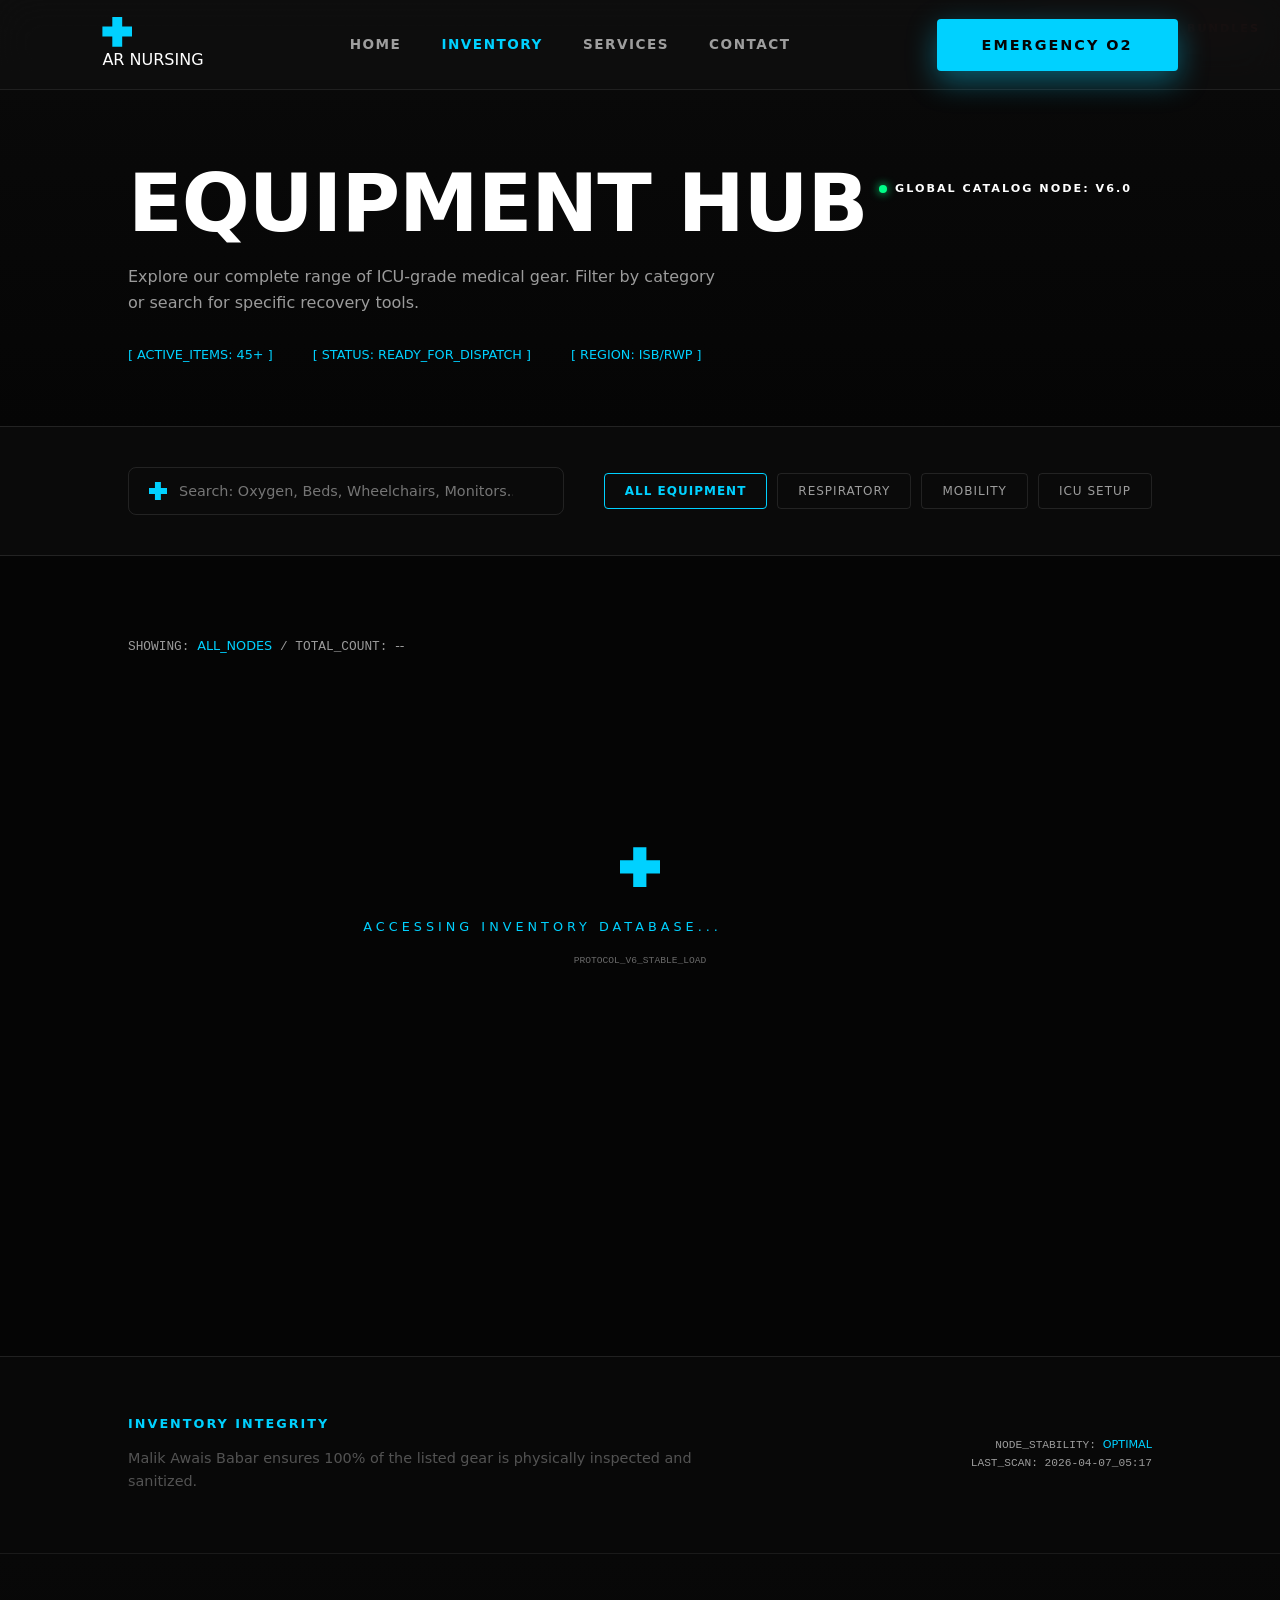
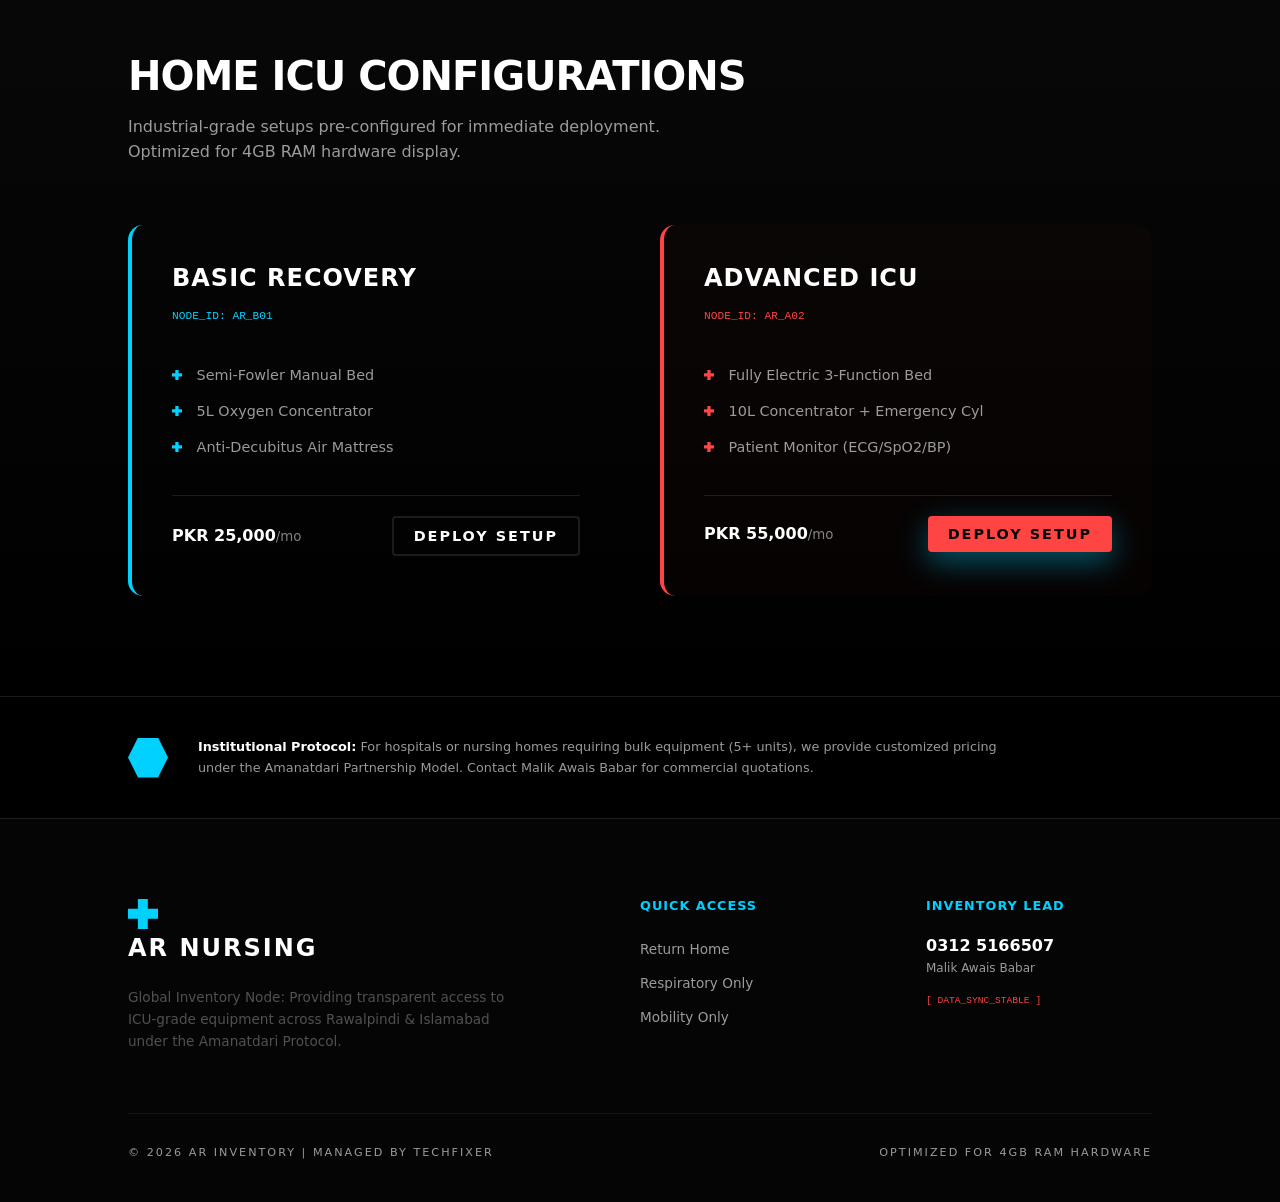
<file: inventory.html>
<!DOCTYPE html>
<html lang="en">
<head>
    <meta charset="UTF-8">
    <meta name="viewport" content="width=device-width, initial-scale=1.0">
    <title>Global Inventory | AR (Active Response) Medical Equipment</title>
    <link rel="stylesheet" href="styles.css">
    <style>
        /* Inventory Hub Specific Hero */
        .inventory-hero {
            padding: 160px 10% 60px;
            background: linear-gradient(180deg, #0a0a0a 0%, #050505 100%);
            border-bottom: 1px solid var(--border-color);
            position: relative;
        }
        .catalog-stats {
            display: flex;
            gap: 40px;
            margin-top: 30px;
            font-family: monospace;
            font-size: 0.8rem;
            color: var(--primary);
        }
    </style>
</head>
<body class="ar-protocol-bg">

    <nav class="nav-bar glass">
        <div class="logo">
            <div class="plus-icon"></div>
            <span>AR NURSING</span>
        </div>
        <div class="nav-links">
            <a href="home.html">Home</a>
            <a href="inventory.html" class="active">Inventory</a>
            <a href="services.html">Services</a>
            <a href="contact.html">Contact</a>
        </div>
        <button class="primary-btn emergency-trigger">EMERGENCY O2</button>
    </nav>

    <section class="inventory-hero">
        <div class="hero-content">
            <div class="status-indicator" style="margin-bottom: 20px;">
                <div class="status-dot"></div>
                <span style="letter-spacing: 2px;">GLOBAL CATALOG NODE: V6.0</span>
            </div>
            <h1 class="glitch-text" data-text="EQUIPMENT HUB">EQUIPMENT HUB</h1>
            <p class="subtitle" style="max-width: 600px;">Explore our complete range of ICU-grade medical gear. Filter by category or search for specific recovery tools.</p>
            
            <div class="catalog-stats">
                <span>[ ACTIVE_ITEMS: 45+ ]</span>
                <span>[ STATUS: READY_FOR_DISPATCH ]</span>
                <span>[ REGION: ISB/RWP ]</span>
            </div>
        </div>
    </section>
        <section class="inventory-controls" style="padding: 40px 10%; background: #0a0a0a; border-bottom: 1px solid var(--border-color); sticky: top; top: 80px; z-index: 100;">
        <div style="display: flex; justify-content: space-between; align-items: center; gap: 40px; flex-wrap: wrap;">
            
            <div class="search-wrapper glass" style="flex: 1; min-width: 300px; position: relative;">
                <input type="text" id="inventory_search" placeholder="Search: Oxygen, Beds, Wheelchairs, Monitors..." 
                       style="width: 100%; background: transparent; border: 1px solid var(--border-color); padding: 15px 50px; color: #fff; border-radius: 8px; font-size: 0.9rem; transition: 0.3s;"
                       onfocus="this.style.borderColor='var(--primary)'" onblur="this.style.borderColor='var(--border-color)'">
                <div class="plus-icon" style="position: absolute; left: 15px; top: 50%; transform: translateY(-50%) scale(0.6); background: var(--primary);"></div>
            </div>

            <div class="filter-group" style="display: flex; gap: 10px; flex-wrap: wrap;">
                <button class="filter-btn active-pulse" data-cat="all" style="padding: 10px 20px; background: transparent; border: 1px solid var(--primary); color: var(--primary); border-radius: 4px; font-size: 0.75rem; cursor: pointer; letter-spacing: 1px; font-weight: 700;">
                    ALL EQUIPMENT
                </button>
                <button class="filter-btn" data-cat="respiratory" style="padding: 10px 20px; background: transparent; border: 1px solid var(--border-color); color: var(--text-dim); border-radius: 4px; font-size: 0.75rem; cursor: pointer; letter-spacing: 1px;">
                    RESPIRATORY
                </button>
                <button class="filter-btn" data-cat="mobility" style="padding: 10px 20px; background: transparent; border: 1px solid var(--border-color); color: var(--text-dim); border-radius: 4px; font-size: 0.75rem; cursor: pointer; letter-spacing: 1px;">
                    MOBILITY
                </button>
                <button class="filter-btn" data-cat="icu" style="padding: 10px 20px; background: transparent; border: 1px solid var(--border-color); color: var(--text-dim); border-radius: 4px; font-size: 0.75rem; cursor: pointer; letter-spacing: 1px;">
                    ICU SETUP
                </button>
            </div>

        </div>
    </section>

    <section class="inventory-container" style="padding: 80px 10%; min-height: 800px;">
        <div id="filter_status" style="margin-bottom: 40px; color: var(--text-dim); font-size: 0.8rem; font-family: monospace;">
            SHOWING: <span style="color: var(--primary);">ALL_NODES</span> / TOTAL_COUNT: <span id="item_count">--</span>
        </div>

        <div id="inventory_display_grid" style="display: grid; grid-template-columns: repeat(auto-fill, minmax(320px, 1fr)); gap: 40px;">
            <div class="loading-state" style="grid-column: 1/-1; text-align: center; padding: 150px;">
                <div class="plus-icon" style="margin: 0 auto 30px; animation: pulse 2s infinite; width: 40px; height: 40px;"></div>
                <p style="color: var(--primary); letter-spacing: 4px; font-size: 0.8rem;">ACCESSING INVENTORY DATABASE...</p>
                <div style="margin-top: 15px; font-size: 0.6rem; opacity: 0.4; font-family: monospace;">PROTOCOL_V6_STABLE_LOAD</div>
            </div>
        </div>
                                                                                            </section>
                       <div id="inventory_modal" class="modal-overlay glass" style="display: none; position: fixed; inset: 0; z-index: 1000; background: rgba(0,0,0,0.9); backdrop-filter: blur(15px); padding: 50px;">
        <div class="modal-content glass" style="max-width: 900px; margin: 0 auto; height: 100%; display: grid; grid-template-columns: 1fr 1fr; border: 1px solid var(--border-color); border-radius: 20px; overflow: hidden; position: relative;">
            
            <button class="close-modal" style="position: absolute; top: 20px; right: 20px; background: transparent; border: 1px solid #ff4444; color: #ff4444; width: 40px; height: 40px; border-radius: 50%; cursor: pointer; z-index: 10;">X</button>

            <div class="modal-visual" style="background: #050505; display: flex; align-items: center; justify-content: center; position: relative;">
                <div class="grid-overlay" style="position: absolute; inset: 0; background-image: radial-gradient(var(--border-color) 1px, transparent 1px); background-size: 20px 20px; opacity: 0.1;"></div>
                <div id="modal_item_icon" class="plus-icon" style="width: 100px; height: 100px; opacity: 0.5;"></div>
            </div>

            <div class="modal-info" style="padding: 50px; display: flex; flex-direction: column; justify-content: center;">
                <div class="status-indicator" style="margin-bottom: 20px;">
                    <div class="status-dot"></div>
                    <span id="modal_stock_status" style="letter-spacing: 2px;">STOCK_NODE: ACTIVE</span>
                </div>
                <h2 id="modal_title" style="color: #fff; font-size: 2.5rem; margin-bottom: 20px; letter-spacing: 1px;">ITEM NAME</h2>
                <p id="modal_desc" style="color: var(--text-dim); line-height: 1.6; margin-bottom: 30px;">
                    Detailed specifications and usage guidelines will appear here based on the selected item.
                </p>

                <div class="modal-specs" style="display: grid; grid-template-columns: 1fr 1fr; gap: 20px; margin-bottom: 40px;">
                    <div style="padding: 10px; border-bottom: 1px solid var(--border-color);">
                        <span style="font-size: 0.7rem; color: var(--primary); display: block; font-family: monospace;">RENTAL_RATE</span>
                        <strong id="modal_price" style="color: #fff;">PKR --</strong>
                    </div>
                    <div style="padding: 10px; border-bottom: 1px solid var(--border-color);">
                        <span style="font-size: 0.7rem; color: var(--primary); display: block; font-family: monospace;">STERILIZATION</span>
                        <strong style="color: #fff;">CERTIFIED</strong>
                    </div>
                </div>

                <div style="display: flex; gap: 15px;">
                    <button class="primary-btn" id="modal_book_btn" style="flex: 1; padding: 15px;">BOOK NOW</button>
                    <button class="secondary-btn" id="modal_wa_btn" style="flex: 1; padding: 15px;">WHATSAPP</button>
                </div>
            </div>
        </div>
    </div>

    <div class="stock-integrity" style="padding: 60px 10%; border-top: 1px solid var(--border-color); background: #080808; display: flex; justify-content: space-between; align-items: center;">
        <div>
            <h3 style="color: var(--primary); letter-spacing: 2px; font-size: 0.8rem;">INVENTORY INTEGRITY</h3>
            <p style="opacity: 0.5; font-size: 0.9rem; margin-top: 10px;">Malik Awais Babar ensures 100% of the listed gear is physically inspected and sanitized.</p>
        </div>
        <div style="text-align: right; font-family: monospace; font-size: 0.7rem; color: var(--text-dim);">
            NODE_STABILITY: <span style="color: var(--primary);">OPTIMAL</span><br>
            LAST_SCAN: 2026-04-07_05:17
        </div>
    </div>
      <section class="icu-packages" style="padding: 100px 10%; background: linear-gradient(180deg, #080808 0%, #000 100%); border-top: 1px solid var(--border-color);">
        <div class="section-header" style="margin-bottom: 60px;">
            <div class="status-indicator" style="margin-bottom: 20px; border-color: #ff4444;">
                <div class="status-dot" style="background: #ff4444; box-shadow: 0 0 10px #ff4444;"></div>
                <span style="color: #ff4444; letter-spacing: 2px;">CRITICAL_CARE_BUNDLES</span>
            </div>
            <h2 style="color: #fff; font-size: 2.5rem;">HOME ICU CONFIGURATIONS</h2>
            <p style="color: var(--text-dim); max-width: 600px; margin-top: 15px;">Industrial-grade setups pre-configured for immediate deployment. Optimized for 4GB RAM hardware display.</p>
        </div>

        <div style="display: grid; grid-template-columns: repeat(auto-fit, minmax(400px, 1fr)); gap: 40px;">
            
            <div class="package-card glass" style="padding: 40px; border-radius: 15px; border-left: 4px solid var(--primary);">
                <h3 style="color: #fff; margin-bottom: 10px;">BASIC RECOVERY</h3>
                <span style="font-family: monospace; font-size: 0.7rem; color: var(--primary);">NODE_ID: AR_B01</span>
                <ul style="margin: 30px 0; list-style: none; padding: 0; color: var(--text-dim); font-size: 0.9rem; line-height: 2.5;">
                    <li><div class="plus-icon" style="display: inline-block; width: 10px; height: 10px; margin-right: 10px;"></div> Semi-Fowler Manual Bed</li>
                    <li><div class="plus-icon" style="display: inline-block; width: 10px; height: 10px; margin-right: 10px;"></div> 5L Oxygen Concentrator</li>
                    <li><div class="plus-icon" style="display: inline-block; width: 10px; height: 10px; margin-right: 10px;"></div> Anti-Decubitus Air Mattress</li>
                </ul>
                <div style="display: flex; justify-content: space-between; align-items: center; margin-top: 20px; padding-top: 20px; border-top: 1px solid var(--border-color);">
                    <span style="color: #fff; font-weight: 700;">PKR 25,000<small style="font-weight: 300; opacity: 0.5;">/mo</small></span>
                    <button class="secondary-btn" style="padding: 10px 20px;">DEPLOY SETUP</button>
                </div>
            </div>

            <div class="package-card glass" style="padding: 40px; border-radius: 15px; border-left: 4px solid #ff4444; background: rgba(255, 68, 68, 0.02);">
                <h3 style="color: #fff; margin-bottom: 10px;">ADVANCED ICU</h3>
                <span style="font-family: monospace; font-size: 0.7rem; color: #ff4444;">NODE_ID: AR_A02</span>
                <ul style="margin: 30px 0; list-style: none; padding: 0; color: var(--text-dim); font-size: 0.9rem; line-height: 2.5;">
                    <li><div class="plus-icon" style="display: inline-block; width: 10px; height: 10px; margin-right: 10px; background: #ff4444;"></div> Fully Electric 3-Function Bed</li>
                    <li><div class="plus-icon" style="display: inline-block; width: 10px; height: 10px; margin-right: 10px; background: #ff4444;"></div> 10L Concentrator + Emergency Cyl</li>
                    <li><div class="plus-icon" style="display: inline-block; width: 10px; height: 10px; margin-right: 10px; background: #ff4444;"></div> Patient Monitor (ECG/SpO2/BP)</li>
                </ul>
                <div style="display: flex; justify-content: space-between; align-items: center; margin-top: 20px; padding-top: 20px; border-top: 1px solid var(--border-color);">
                    <span style="color: #fff; font-weight: 700;">PKR 55,000<small style="font-weight: 300; opacity: 0.5;">/mo</small></span>
                    <button class="primary-btn" style="padding: 10px 20px; background: #ff4444; border-color: #ff4444;">DEPLOY SETUP</button>
                </div>
            </div>

        </div>
    </section>

    <div class="bulk-info" style="padding: 40px 10%; background: #000; border-top: 1px solid var(--border-color); display: flex; gap: 30px; align-items: center;">
        <div class="hex-icon" style="background: var(--primary); width: 40px; height: 40px;"></div>
        <p style="font-size: 0.8rem; color: var(--text-dim); max-width: 800px;">
            <strong style="color: #fff;">Institutional Protocol:</strong> For hospitals or nursing homes requiring bulk equipment (5+ units), we provide customized pricing under the Amanatdari Partnership Model. Contact Malik Awais Babar for commercial quotations.
        </p>
    </div>
        <footer style="padding: 80px 10% 40px; border-top: 1px solid var(--border-color); background: #050505;">
        <div style="display: grid; grid-template-columns: 2fr 1fr 1fr; gap: 60px; margin-bottom: 60px;">
            <div class="footer-brand">
                <div class="logo" style="margin-bottom: 20px;">
                    <div class="plus-icon"></div>
                    <span style="font-size: 1.5rem; font-weight: 900; letter-spacing: 2px;">AR NURSING</span>
                </div>
                <p style="opacity: 0.5; max-width: 400px; line-height: 1.6; font-size: 0.85rem;">
                    Global Inventory Node: Providing transparent access to ICU-grade equipment across Rawalpindi & Islamabad under the Amanatdari Protocol.
                </p>
            </div>
            
            <div class="footer-links">
                <h4 style="color: var(--primary); margin-bottom: 20px; font-size: 0.8rem; letter-spacing: 1px;">QUICK ACCESS</h4>
                <ul style="list-style: none; padding: 0; line-height: 2.5; font-size: 0.85rem;">
                    <li><a href="home.html" style="color: var(--text-dim); text-decoration: none;">Return Home</a></li>
                    <li><a href="equip-resp.html" style="color: var(--text-dim); text-decoration: none;">Respiratory Only</a></li>
                    <li><a href="equip-mobility.html" style="color: var(--text-dim); text-decoration: none;">Mobility Only</a></li>
                </ul>
            </div>

            <div class="footer-contact">
                <h4 style="color: var(--primary); margin-bottom: 20px; font-size: 0.8rem; letter-spacing: 1px;">INVENTORY LEAD</h4>
                <p style="color: #fff; font-weight: 700; font-size: 1rem;">0312 5166507</p>
                <p style="color: var(--text-dim); font-size: 0.75rem;">Malik Awais Babar</p>
                <div style="margin-top: 15px; font-size: 0.6rem; color: #ff4444; font-family: monospace;">[ DATA_SYNC_STABLE ]</div>
            </div>
        </div>

        <div class="footer-bottom" style="border-top: 1px solid rgba(255,255,255,0.05); padding-top: 30px; display: flex; justify-content: space-between; align-items: center; font-size: 0.7rem; color: var(--text-dim); letter-spacing: 2px;">
            <span>© 2026 AR INVENTORY | MANAGED BY TECHFIXER</span>
            <span>OPTIMIZED FOR 4GB RAM HARDWARE</span>
        </div>
    </footer>

    <script src="ui-effects.js"></script>
    <script src="booking-handler.js"></script>
    <script src="app.js"></script>

    <script>
        // Modal Closure Logic
        const modal = document.getElementById('inventory_modal');
        const closeBtn = document.querySelector('.close-modal');

        closeBtn.onclick = () => {
            modal.style.display = 'none';
            document.body.style.overflow = 'auto'; // Re-enable scroll
        };

        window.onclick = (event) => {
            if (event.target == modal) {
                modal.style.display = 'none';
                document.body.style.overflow = 'auto';
            }
        };

        // Real-time Search Synchronization
        const searchInput = document.getElementById('inventory_search');
        searchInput.addEventListener('input', (e) => {
            if (window.ARApp) {
                ARApp.searchInventory(e.target.value);
            }
        });

        // Initialize Global Load
        window.addEventListener('load', () => {
            setTimeout(() => {
                if (window.ARApp) {
                    ARApp.filterByCategory('all');
                }
            }, 300);
        });
    </script>

</body>
</html>
</file>
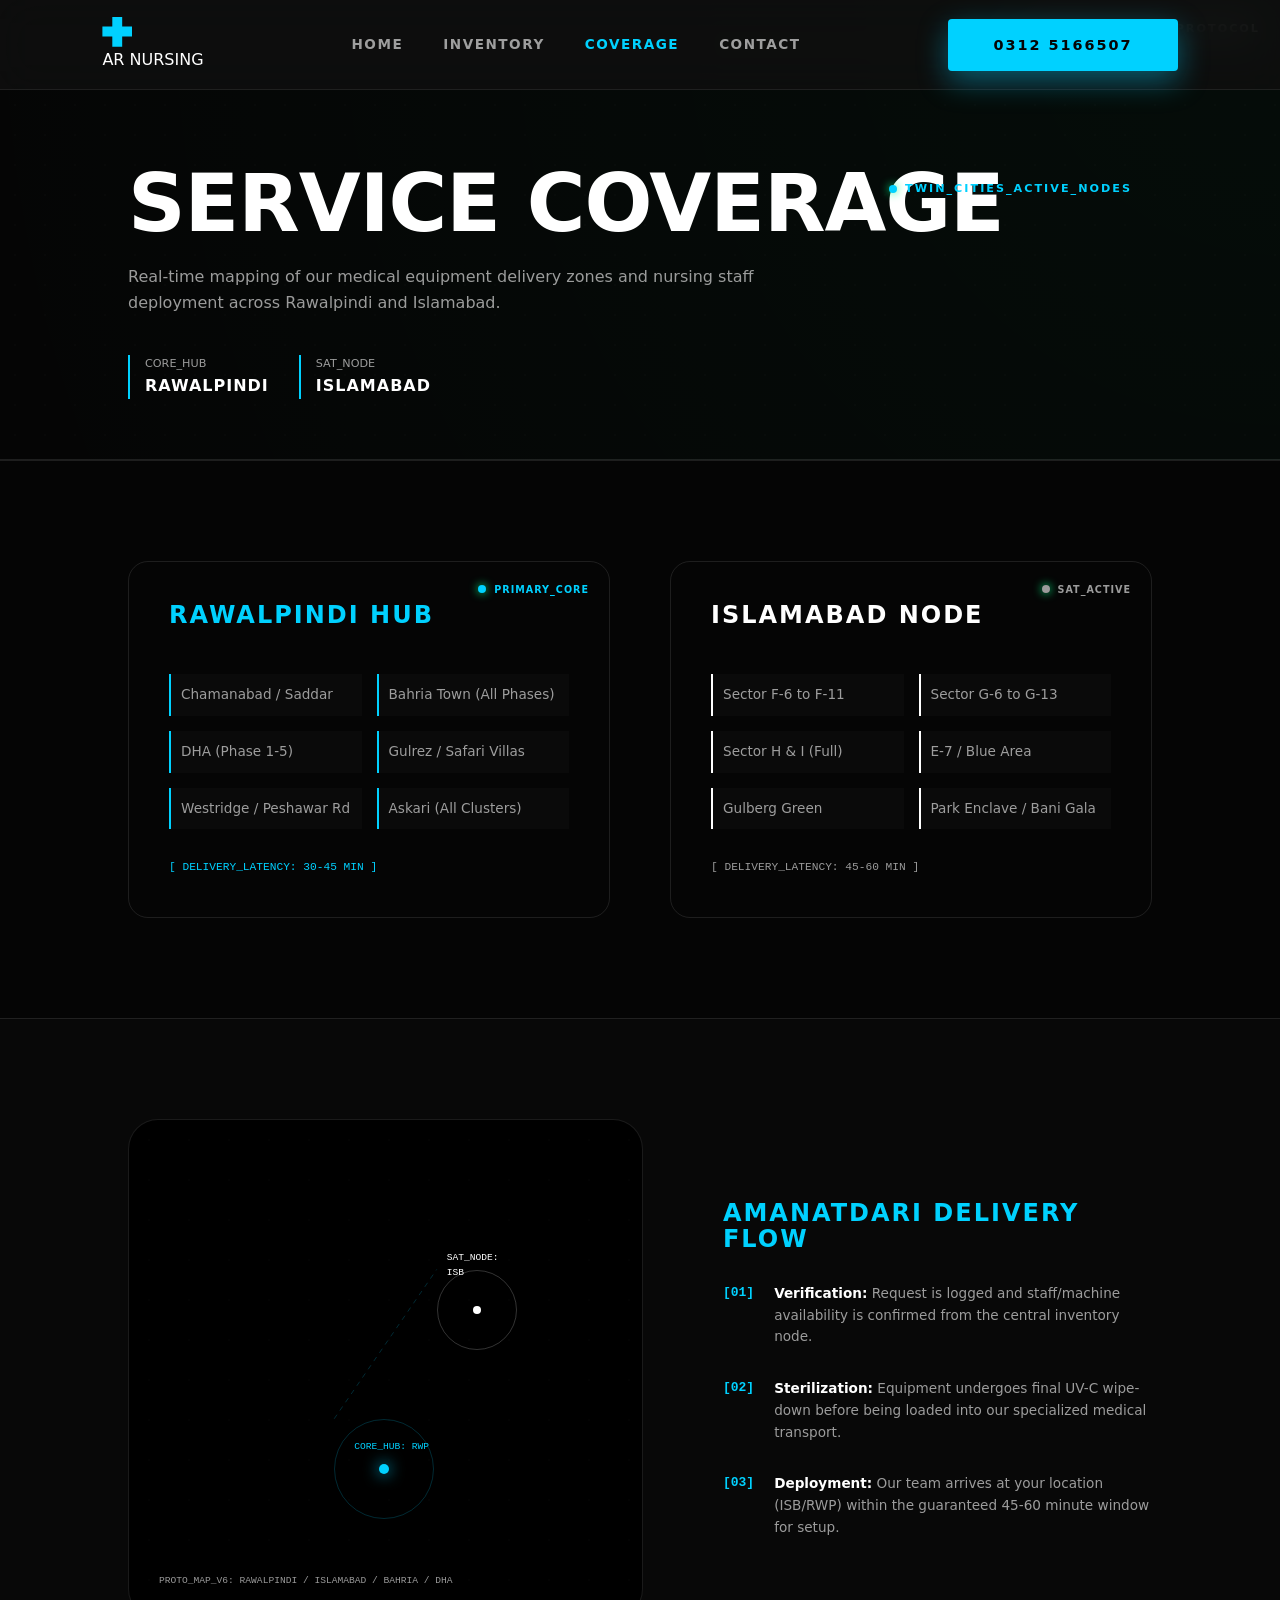
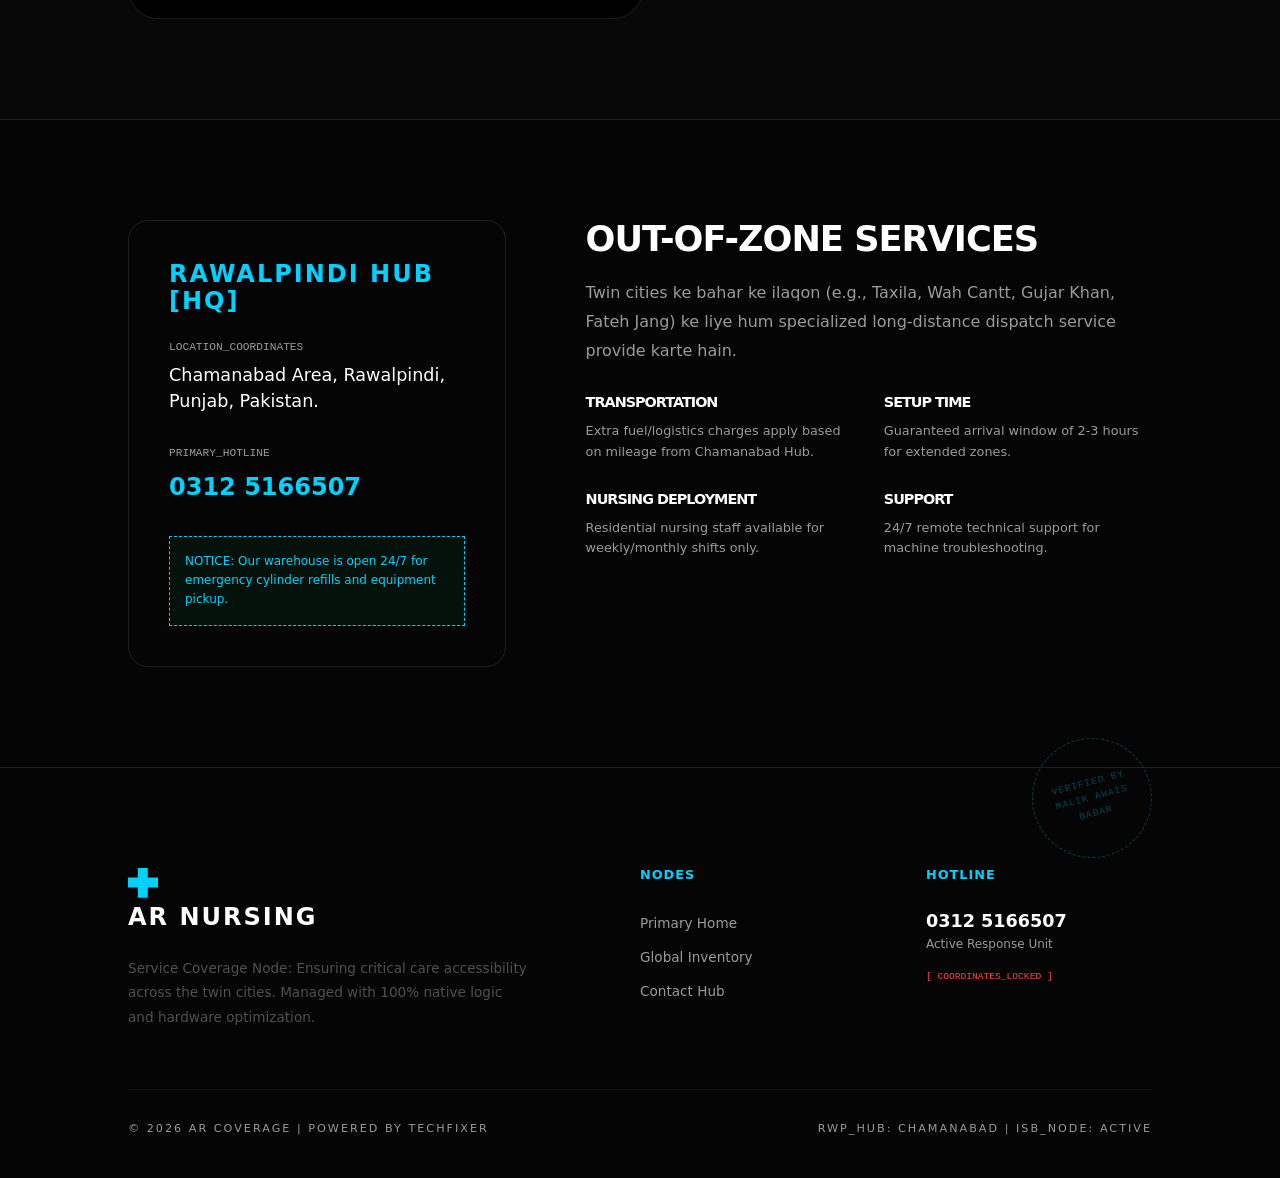
<file: locations.html>
<!DOCTYPE html>
<html lang="en">
<head>
    <meta charset="UTF-8">
    <meta name="viewport" content="width=device-width, initial-scale=1.0">
    <title>Service Locations | AR (Active Response) Nursing Coverage</title>
    <link rel="stylesheet" href="styles.css">
    <style>
        /* Locations Node Specific Visuals */
        .locations-hero {
            padding: 160px 10% 60px;
            background: radial-gradient(circle at top right, rgba(0, 255, 136, 0.03), transparent);
            border-bottom: 1px solid var(--border-color);
            position: relative;
        }
        .map-mesh-bg {
            position: absolute;
            top: 0; left: 0; width: 100%; height: 100%;
            background-image: radial-gradient(var(--border-color) 1px, transparent 1px);
            background-size: 30px 30px;
            opacity: 0.1;
            z-index: -1;
        }
    </style>
</head>
<body class="ar-protocol-bg">

    <nav class="nav-bar glass">
        <div class="logo">
            <div class="plus-icon"></div>
            <span>AR NURSING</span>
        </div>
        <div class="nav-links">
            <a href="home.html">Home</a>
            <a href="inventory.html">Inventory</a>
            <a href="locations.html" class="active">Coverage</a>
            <a href="contact.html">Contact</a>
        </div>
        <button class="primary-btn emergency-trigger">0312 5166507</button>
    </nav>

    <section class="locations-hero">
        <div class="map-mesh-bg"></div>
        <div class="hero-content">
            <div class="status-indicator" style="margin-bottom: 20px; border-color: var(--primary);">
                <div class="status-dot" style="background: var(--primary);"></div>
                <span style="color: var(--primary); letter-spacing: 2px;">TWIN_CITIES_ACTIVE_NODES</span>
            </div>
            <h1 class="glitch-text" data-text="SERVICE COVERAGE">SERVICE COVERAGE</h1>
            <p class="subtitle" style="max-width: 650px;">Real-time mapping of our medical equipment delivery zones and nursing staff deployment across Rawalpindi and Islamabad.</p>
            
            <div class="region-stats" style="display: flex; gap: 30px; margin-top: 40px;">
                <div style="border-left: 2px solid var(--primary); padding-left: 15px;">
                    <span style="font-size: 0.7rem; color: var(--text-dim); display: block;">CORE_HUB</span>
                    <strong style="color: #fff; letter-spacing: 1px;">RAWALPINDI</strong>
                </div>
                <div style="border-left: 2px solid var(--primary); padding-left: 15px;">
                    <span style="font-size: 0.7rem; color: var(--text-dim); display: block;">SAT_NODE</span>
                    <strong style="color: #fff; letter-spacing: 1px;">ISLAMABAD</strong>
                </div>
            </div>
        </div>
    </section>
        <section class="zone-grid-section" style="padding: 100px 10%; background: #050505; border-top: 1px solid var(--border-color);">
        <div style="display: grid; grid-template-columns: 1fr 1fr; gap: 60px;">
            
            <div class="location-node glass" style="padding: 40px; border-radius: 20px; border: 1px solid var(--border-color);">
                <div style="display: flex; justify-content: space-between; align-items: flex-start; margin-bottom: 30px;">
                    <h3 style="color: var(--primary); letter-spacing: 2px;">RAWALPINDI HUB</h3>
                    <div class="status-indicator" style="border-color: var(--primary);">
                        <div class="status-dot" style="background: var(--primary);"></div>
                        <span style="font-size: 0.6rem; color: var(--primary);">PRIMARY_CORE</span>
                    </div>
                </div>
                
                <div class="area-list" style="display: grid; grid-template-columns: 1fr 1fr; gap: 15px; color: var(--text-dim); font-size: 0.85rem;">
                    <div style="padding: 10px; background: rgba(255,255,255,0.02); border-left: 2px solid var(--primary);">Chamanabad / Saddar</div>
                    <div style="padding: 10px; background: rgba(255,255,255,0.02); border-left: 2px solid var(--primary);">Bahria Town (All Phases)</div>
                    <div style="padding: 10px; background: rgba(255,255,255,0.02); border-left: 2px solid var(--primary);">DHA (Phase 1-5)</div>
                    <div style="padding: 10px; background: rgba(255,255,255,0.02); border-left: 2px solid var(--primary);">Gulrez / Safari Villas</div>
                    <div style="padding: 10px; background: rgba(255,255,255,0.02); border-left: 2px solid var(--primary);">Westridge / Peshawar Rd</div>
                    <div style="padding: 10px; background: rgba(255,255,255,0.02); border-left: 2px solid var(--primary);">Askari (All Clusters)</div>
                </div>
                <p style="margin-top: 30px; font-size: 0.7rem; color: var(--primary); font-family: monospace;">[ DELIVERY_LATENCY: 30-45 MIN ]</p>
            </div>

            <div class="location-node glass" style="padding: 40px; border-radius: 20px; border: 1px solid var(--border-color);">
                <div style="display: flex; justify-content: space-between; align-items: flex-start; margin-bottom: 30px;">
                    <h3 style="color: #fff; letter-spacing: 2px;">ISLAMABAD NODE</h3>
                    <div class="status-indicator" style="border-color: var(--text-dim);">
                        <div class="status-dot" style="background: var(--text-dim);"></div>
                        <span style="font-size: 0.6rem; color: var(--text-dim);">SAT_ACTIVE</span>
                    </div>
                </div>
                
                <div class="area-list" style="display: grid; grid-template-columns: 1fr 1fr; gap: 15px; color: var(--text-dim); font-size: 0.85rem;">
                    <div style="padding: 10px; background: rgba(255,255,255,0.02); border-left: 2px solid #fff;">Sector F-6 to F-11</div>
                    <div style="padding: 10px; background: rgba(255,255,255,0.02); border-left: 2px solid #fff;">Sector G-6 to G-13</div>
                    <div style="padding: 10px; background: rgba(255,255,255,0.02); border-left: 2px solid #fff;">Sector H & I (Full)</div>
                    <div style="padding: 10px; background: rgba(255,255,255,0.02); border-left: 2px solid #fff;">E-7 / Blue Area</div>
                    <div style="padding: 10px; background: rgba(255,255,255,0.02); border-left: 2px solid #fff;">Gulberg Green</div>
                    <div style="padding: 10px; background: rgba(255,255,255,0.02); border-left: 2px solid #fff;">Park Enclave / Bani Gala</div>
                </div>
                <p style="margin-top: 30px; font-size: 0.7rem; color: var(--text-dim); font-family: monospace;">[ DELIVERY_LATENCY: 45-60 MIN ]</p>
            </div>

        </div>
        </section>
            <section class="logistics-map-section" style="padding: 100px 10%; border-top: 1px solid var(--border-color); background: #080808;">
        <div style="display: grid; grid-template-columns: 1.2fr 1fr; gap: 80px; align-items: center;">
            
            <div class="schematic-map glass" style="height: 500px; border-radius: 30px; position: relative; overflow: hidden; background: #000; border: 1px solid var(--border-color);">
                <div class="grid-overlay" style="position: absolute; inset: 0; background-image: radial-gradient(var(--border-color) 1px, transparent 1px); background-size: 40px 40px; opacity: 0.1;"></div>
                
                <div class="map-point" style="position: absolute; top: 60%; left: 40%;">
                    <div class="pulse-active" style="width: 100px; height: 100px; border: 1px solid var(--primary); border-radius: 50%; opacity: 0.2;"></div>
                    <div style="position: absolute; top: 50%; left: 50%; transform: translate(-50%, -50%); width: 10px; height: 10px; background: var(--primary); border-radius: 50%; box-shadow: 0 0 15px var(--primary);"></div>
                    <span style="position: absolute; top: 20px; left: 20px; font-family: monospace; font-size: 0.6rem; color: var(--primary);">CORE_HUB: RWP</span>
                </div>

                <div class="map-point" style="position: absolute; top: 30%; left: 60%;">
                    <div class="pulse-active" style="width: 80px; height: 80px; border: 1px solid #fff; border-radius: 50%; opacity: 0.2; animation-delay: 1s;"></div>
                    <div style="position: absolute; top: 50%; left: 50%; transform: translate(-50%, -50%); width: 8px; height: 8px; background: #fff; border-radius: 50%;"></div>
                    <span style="position: absolute; top: -20px; left: 10px; font-family: monospace; font-size: 0.6rem; color: #fff;">SAT_NODE: ISB</span>
                </div>

                <svg style="position: absolute; width: 100%; height: 100%; opacity: 0.2;">
                    <line x1="40%" y1="60%" x2="60%" y2="30%" stroke="var(--primary)" stroke-width="1" stroke-dasharray="5,5" />
                </svg>

                <div style="position: absolute; bottom: 30px; left: 30px; font-family: monospace; font-size: 0.6rem; color: var(--text-dim);">
                    PROTO_MAP_V6: RAWALPINDI / ISLAMABAD / BAHRIA / DHA
                </div>
            </div>

            <div class="protocol-info">
                <h3 style="color: var(--primary); letter-spacing: 2px; margin-bottom: 30px;">AMANATDARI DELIVERY FLOW</h3>
                <div class="protocol-steps" style="display: grid; gap: 30px;">
                    <div style="display: flex; gap: 20px;">
                        <div style="font-family: monospace; color: var(--primary); font-weight: 900;">[01]</div>
                        <p style="font-size: 0.85rem; color: var(--text-dim); line-height: 1.6;">
                            <strong style="color: #fff;">Verification:</strong> Request is logged and staff/machine availability is confirmed from the central inventory node.
                        </p>
                    </div>
                    <div style="display: flex; gap: 20px;">
                        <div style="font-family: monospace; color: var(--primary); font-weight: 900;">[02]</div>
                        <p style="font-size: 0.85rem; color: var(--text-dim); line-height: 1.6;">
                            <strong style="color: #fff;">Sterilization:</strong> Equipment undergoes final UV-C wipe-down before being loaded into our specialized medical transport.
                        </p>
                    </div>
                    <div style="display: flex; gap: 20px;">
                        <div style="font-family: monospace; color: var(--primary); font-weight: 900;">[03]</div>
                        <p style="font-size: 0.85rem; color: var(--text-dim); line-height: 1.6;">
                            <strong style="color: #fff;">Deployment:</strong> Our team arrives at your location (ISB/RWP) within the guaranteed 45-60 minute window for setup.
                        </p>
                    </div>
                </div>
            </div>

        </div>
            </section>
                <section class="hub-details" style="padding: 100px 10%; background: #050505; border-top: 1px solid var(--border-color);">
        <div style="display: grid; grid-template-columns: 1fr 1.5fr; gap: 80px;">
            
            <div class="hub-address glass" style="padding: 40px; border-radius: 20px; border: 1px solid var(--border-color);">
                <h3 style="color: var(--primary); letter-spacing: 2px; margin-bottom: 25px;">RAWALPINDI HUB [HQ]</h3>
                <div style="margin-bottom: 30px;">
                    <span style="font-size: 0.7rem; color: var(--text-dim); display: block; font-family: monospace; margin-bottom: 5px;">LOCATION_COORDINATES</span>
                    <p style="color: #fff; font-size: 1.1rem; line-height: 1.5;">
                        Chamanabad Area, Rawalpindi,<br>
                        Punjab, Pakistan.
                    </p>
                </div>
                <div style="margin-bottom: 30px;">
                    <span style="font-size: 0.7rem; color: var(--text-dim); display: block; font-family: monospace; margin-bottom: 5px;">PRIMARY_HOTLINE</span>
                    <p style="color: var(--primary); font-size: 1.5rem; font-weight: 900;">0312 5166507</p>
                </div>
                <div style="padding: 15px; background: rgba(0,255,136,0.05); border: 1px dashed var(--primary); font-size: 0.75rem; color: var(--primary);">
                    NOTICE: Our warehouse is open 24/7 for emergency cylinder refills and equipment pickup.
                </div>
            </div>

            <div class="external-support">
                <div class="status-indicator" style="margin-bottom: 20px;">
                    <div class="status-dot"></div>
                    <span style="letter-spacing: 2px;">EXTENDED_REACH_PROTOCOL</span>
                </div>
                <h2 style="color: #fff; font-size: 2.2rem; margin-bottom: 20px;">OUT-OF-ZONE SERVICES</h2>
                <p style="color: var(--text-dim); line-height: 1.8; margin-bottom: 30px;">
                    Twin cities ke bahar ke ilaqon (e.g., Taxila, Wah Cantt, Gujar Khan, Fateh Jang) ke liye hum specialized long-distance dispatch service provide karte hain.
                </p>
                
                <div class="policy-grid" style="display: grid; grid-template-columns: 1fr 1fr; gap: 30px;">
                    <div class="policy-item">
                        <h4 style="color: #fff; font-size: 0.9rem; margin-bottom: 10px;">TRANSPORTATION</h4>
                        <p style="font-size: 0.8rem; color: var(--text-dim);">Extra fuel/logistics charges apply based on mileage from Chamanabad Hub.</p>
                    </div>
                    <div class="policy-item">
                        <h4 style="color: #fff; font-size: 0.9rem; margin-bottom: 10px;">SETUP TIME</h4>
                        <p style="font-size: 0.8rem; color: var(--text-dim);">Guaranteed arrival window of 2-3 hours for extended zones.</p>
                    </div>
                    <div class="policy-item">
                        <h4 style="color: #fff; font-size: 0.9rem; margin-bottom: 10px;">NURSING DEPLOYMENT</h4>
                        <p style="font-size: 0.8rem; color: var(--text-dim);">Residential nursing staff available for weekly/monthly shifts only.</p>
                    </div>
                    <div class="policy-item">
                        <h4 style="color: #fff; font-size: 0.9rem; margin-bottom: 10px;">SUPPORT</h4>
                        <p style="font-size: 0.8rem; color: var(--text-dim);">24/7 remote technical support for machine troubleshooting.</p>
                    </div>
                </div>
            </div>

        </div>
                </section>
                    <footer style="padding: 100px 10% 40px; border-top: 1px solid var(--border-color); background: #050505; position: relative;">
        <div class="system-seal" style="position: absolute; top: -30px; right: 10%; width: 120px; height: 120px; border: 1px dashed var(--primary); border-radius: 50%; display: flex; align-items: center; justify-content: center; opacity: 0.3; transform: rotate(-15deg);">
            <div style="color: var(--primary); font-size: 0.6rem; font-family: monospace; text-align: center; letter-spacing: 1px;">
                VERIFIED BY<br>MALIK AWAIS<br>BABAR
            </div>
        </div>

        <div style="display: grid; grid-template-columns: 2fr 1fr 1fr; gap: 60px; margin-bottom: 60px;">
            <div class="footer-brand">
                <div class="logo" style="margin-bottom: 20px;">
                    <div class="plus-icon"></div>
                    <span style="font-size: 1.5rem; font-weight: 900; letter-spacing: 2px;">AR NURSING</span>
                </div>
                <p style="opacity: 0.5; max-width: 400px; line-height: 1.8; font-size: 0.85rem;">
                    Service Coverage Node: Ensuring critical care accessibility across the twin cities. Managed with 100% native logic and hardware optimization.
                </p>
            </div>
            
            <div class="footer-links">
                <h4 style="color: var(--primary); margin-bottom: 25px; font-size: 0.8rem; letter-spacing: 1px;">NODES</h4>
                <ul style="list-style: none; padding: 0; line-height: 2.5; font-size: 0.85rem;">
                    <li><a href="home.html" style="color: var(--text-dim); text-decoration: none;">Primary Home</a></li>
                    <li><a href="inventory.html" style="color: var(--text-dim); text-decoration: none;">Global Inventory</a></li>
                    <li><a href="contact.html" style="color: var(--text-dim); text-decoration: none;">Contact Hub</a></li>
                </ul>
            </div>

            <div class="footer-contact">
                <h4 style="color: var(--primary); margin-bottom: 25px; font-size: 0.8rem; letter-spacing: 1px;">HOTLINE</h4>
                <p style="color: #fff; font-weight: 700; font-size: 1.1rem;">0312 5166507</p>
                <p style="color: var(--text-dim); font-size: 0.75rem;">Active Response Unit</p>
                <div style="margin-top: 15px; font-size: 0.6rem; color: #ff4444; font-family: monospace;">[ COORDINATES_LOCKED ]</div>
            </div>
        </div>

        <div class="footer-bottom" style="border-top: 1px solid rgba(255,255,255,0.05); padding-top: 30px; display: flex; justify-content: space-between; align-items: center; font-size: 0.7rem; color: var(--text-dim); letter-spacing: 2px;">
            <span>© 2026 AR COVERAGE | POWERED BY TECHFIXER</span>
            <span>RWP_HUB: CHAMANABAD | ISB_NODE: ACTIVE</span>
        </div>
    </footer>

    <script src="ui-effects.js"></script>
    <script src="app.js"></script>

    <script>
        // Protocol: Silent Location Sync
        window.addEventListener('load', () => {
            console.log("AR-Protocol: Geographic Nodes Synchronized.");
            
            // Industrial Reveal Effect for Zone Cards
            const cards = document.querySelectorAll('.location-node');
            cards.forEach((card, index) => {
                setTimeout(() => {
                    card.style.opacity = '1';
                    card.style.transform = 'translateY(0)';
                }, 200 * index);
            });
        });
    </script>

</body>
</html>
</file>
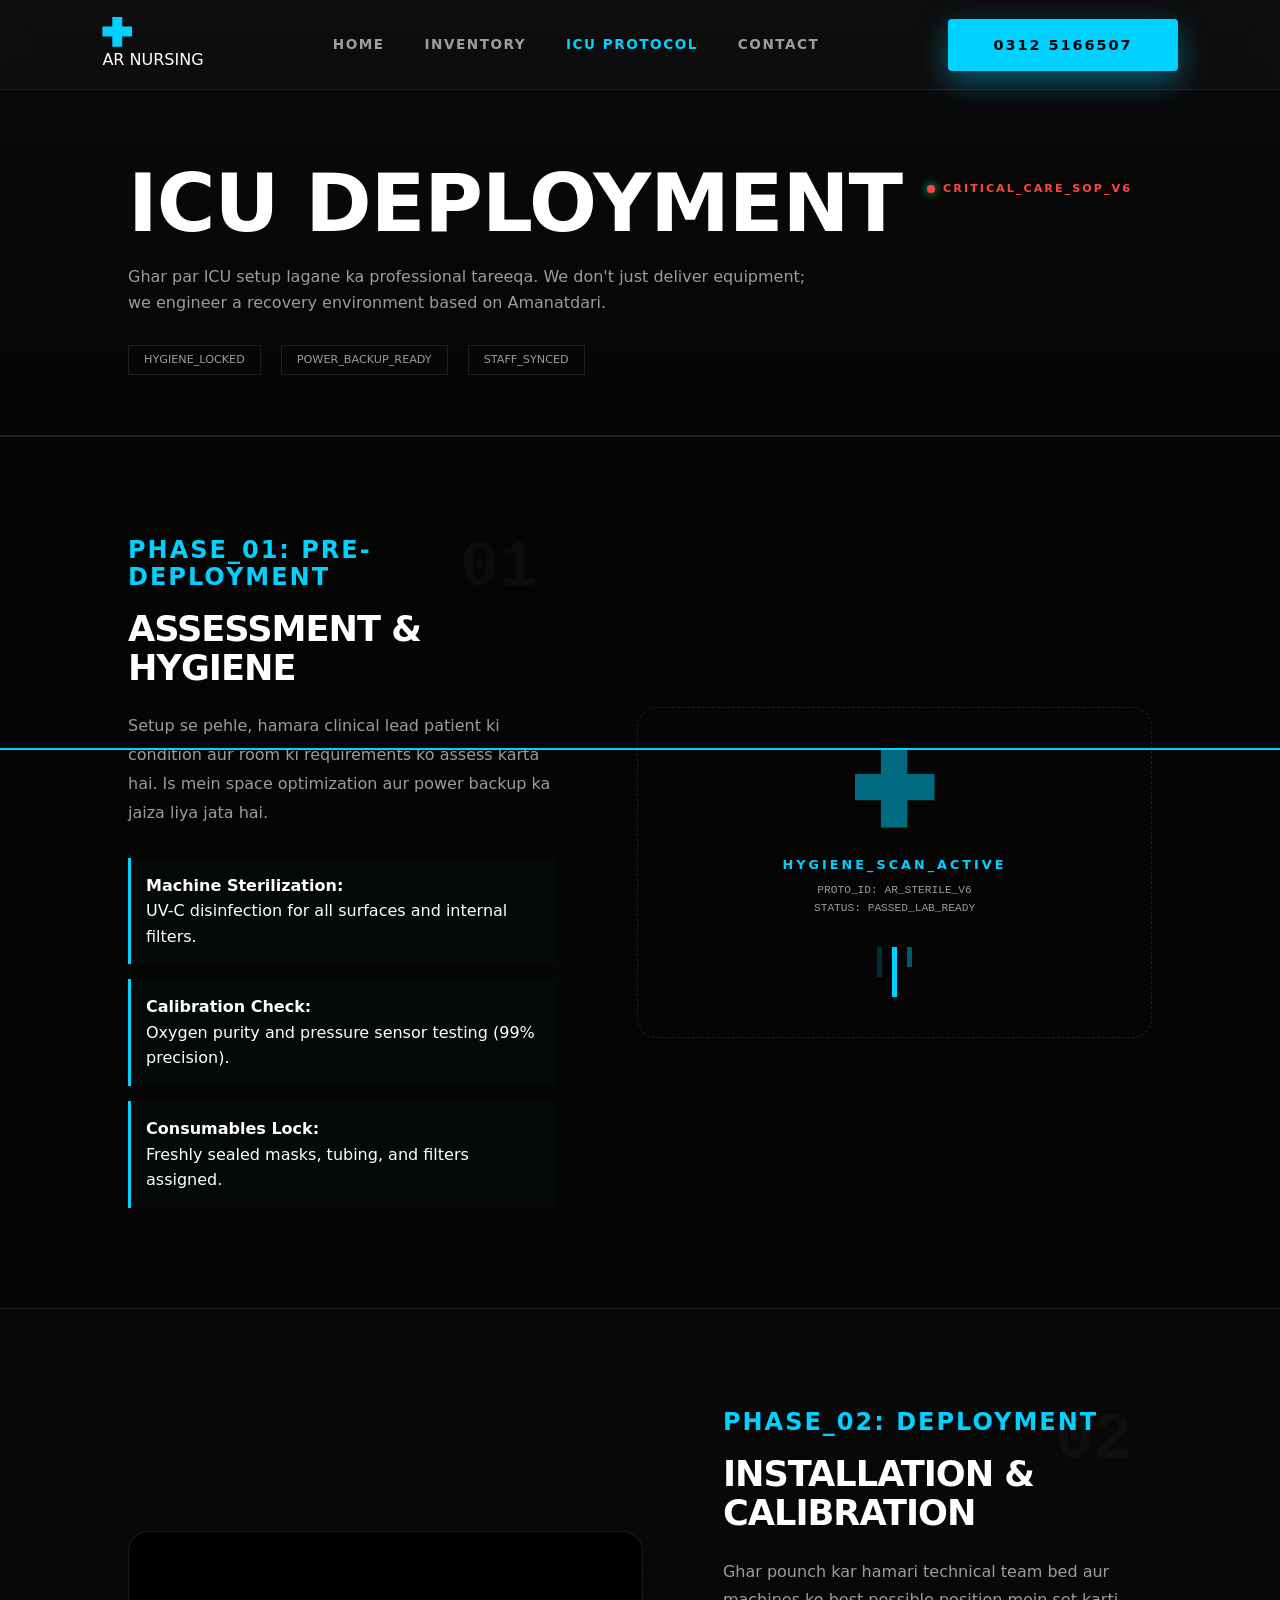
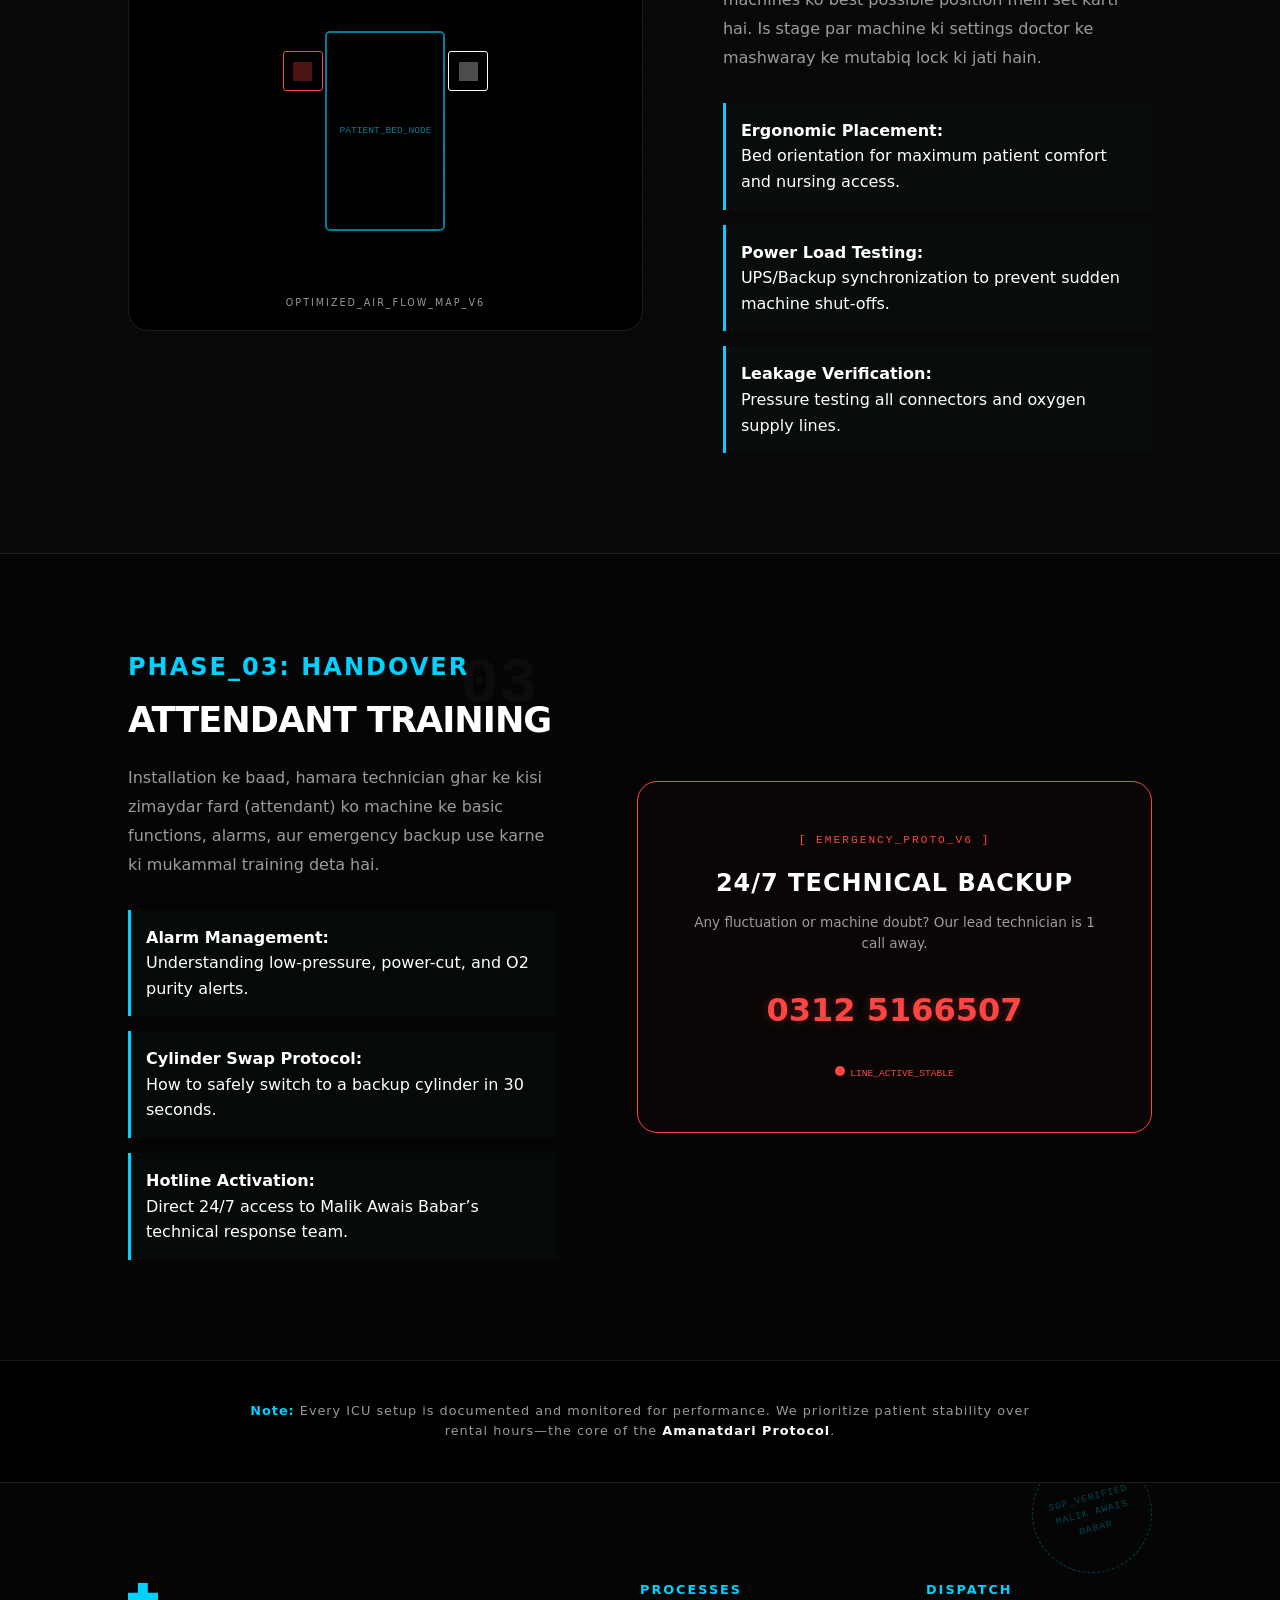
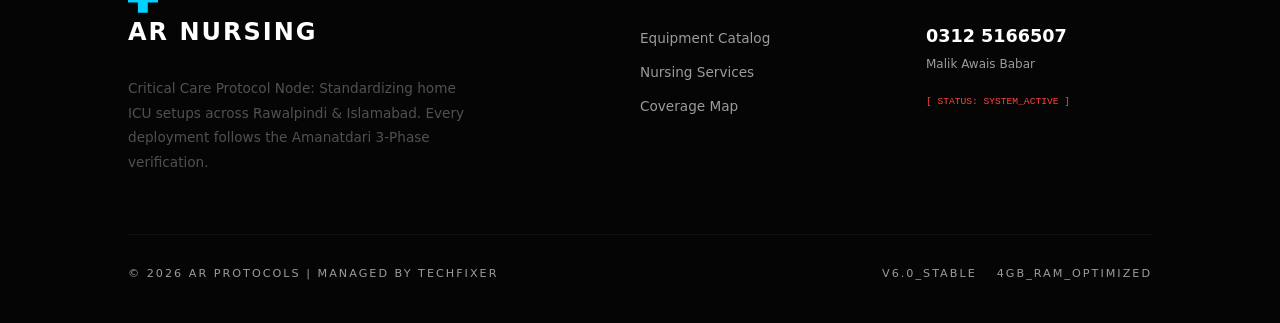
<file: proc-icu.html>
<!DOCTYPE html>
<html lang="en">
<head>
    <meta charset="UTF-8">
    <meta name="viewport" content="width=device-width, initial-scale=1.0">
    <title>ICU Setup Protocol | AR (Active Response) Nursing</title>
    <link rel="stylesheet" href="styles.css">
    <style>
        /* ICU Protocol Specific Visuals */
        .proc-hero {
            padding: 160px 10% 60px;
            background: linear-gradient(180deg, #0a0a0a 0%, #050505 100%);
            border-bottom: 1px solid var(--border-color);
        }
        .step-number {
            font-family: monospace;
            font-size: 4rem;
            font-weight: 900;
            color: rgba(255,255,255,0.03);
            position: absolute;
            top: -20px;
            right: 20px;
        }
    </style>
</head>
<body class="ar-protocol-bg">

    <nav class="nav-bar glass">
        <div class="logo">
            <div class="plus-icon"></div>
            <span>AR NURSING</span>
        </div>
        <div class="nav-links">
            <a href="home.html">Home</a>
            <a href="inventory.html">Inventory</a>
            <a href="proc-icu.html" class="active">ICU Protocol</a>
            <a href="contact.html">Contact</a>
        </div>
        <button class="primary-btn emergency-trigger">0312 5166507</button>
    </nav>

    <section class="proc-hero">
        <div class="hero-content">
            <div class="status-indicator" style="margin-bottom: 20px; border-color: #ff4444;">
                <div class="status-dot" style="background: #ff4444;"></div>
                <span style="color: #ff4444; letter-spacing: 2px;">CRITICAL_CARE_SOP_V6</span>
            </div>
            <h1 class="glitch-text" data-text="ICU DEPLOYMENT">ICU DEPLOYMENT</h1>
            <p class="subtitle" style="max-width: 700px;">Ghar par ICU setup lagane ka professional tareeqa. We don't just deliver equipment; we engineer a recovery environment based on Amanatdari.</p>
            
            <div class="protocol-badges" style="display: flex; gap: 20px; margin-top: 30px;">
                <span style="padding: 5px 15px; border: 1px solid var(--border-color); font-size: 0.7rem; color: var(--text-dim);">HYGIENE_LOCKED</span>
                <span style="padding: 5px 15px; border: 1px solid var(--border-color); font-size: 0.7rem; color: var(--text-dim);">POWER_BACKUP_READY</span>
                <span style="padding: 5px 15px; border: 1px solid var(--border-color); font-size: 0.7rem; color: var(--text-dim);">STAFF_SYNCED</span>
            </div>
        </div>
    </section>
        <section class="sop-phase" style="padding: 100px 10%; background: #050505; border-top: 1px solid var(--border-color);">
        <div style="display: grid; grid-template-columns: 1fr 1.2fr; gap: 80px; align-items: center;">
            
            <div class="sop-text" style="position: relative;">
                <div class="step-number">01</div>
                <h3 style="color: var(--primary); letter-spacing: 2px; margin-bottom: 20px;">PHASE_01: PRE-DEPLOYMENT</h3>
                <h2 style="color: #fff; font-size: 2.2rem; margin-bottom: 25px;">ASSESSMENT & HYGIENE</h2>
                <p style="color: var(--text-dim); line-height: 1.8; margin-bottom: 30px;">
                    Setup se pehle, hamara clinical lead patient ki condition aur room ki requirements ko assess karta hai. Is mein space optimization aur power backup ka jaiza liya jata hai.
                </p>

                <div class="check-list" style="display: grid; gap: 15px;">
                    <div style="padding: 15px; border-left: 3px solid var(--primary); background: rgba(0, 255, 136, 0.02);">
                        <strong style="color: #fff; display: block;">Machine Sterilization:</strong> UV-C disinfection for all surfaces and internal filters.
                    </div>
                    <div style="padding: 15px; border-left: 3px solid var(--primary); background: rgba(0, 255, 136, 0.02);">
                        <strong style="color: #fff; display: block;">Calibration Check:</strong> Oxygen purity and pressure sensor testing (99% precision).
                    </div>
                    <div style="padding: 15px; border-left: 3px solid var(--primary); background: rgba(0, 255, 136, 0.02);">
                        <strong style="color: #fff; display: block;">Consumables Lock:</strong> Freshly sealed masks, tubing, and filters assigned.
                    </div>
                </div>
            </div>

            <div class="visual-box glass" style="padding: 40px; border-radius: 20px; text-align: center; border: 1px dashed var(--border-color);">
                <div class="scan-line" style="height: 2px; background: var(--primary); width: 100%; position: absolute; left: 0; animation: scan 3s infinite linear;"></div>
                <div class="plus-icon" style="width: 80px; height: 80px; margin: 0 auto 30px; opacity: 0.5;"></div>
                <h4 style="color: var(--primary); font-size: 0.8rem; letter-spacing: 3px; margin-bottom: 10px;">HYGIENE_SCAN_ACTIVE</h4>
                <p style="font-size: 0.7rem; color: var(--text-dim); font-family: monospace;">
                    PROTO_ID: AR_STERILE_V6<br>
                    STATUS: PASSED_LAB_READY
                </p>
                <div style="margin-top: 30px; display: flex; justify-content: center; gap: 10px;">
                    <div style="width: 5px; height: 30px; background: var(--primary); opacity: 0.2;"></div>
                    <div style="width: 5px; height: 50px; background: var(--primary);"></div>
                    <div style="width: 5px; height: 20px; background: var(--primary); opacity: 0.4;"></div>
                </div>
            </div>

        </div>
    </section>

    <style>
        @keyframes scan {
            0% { top: 0; opacity: 0; }
            50% { opacity: 1; }
            100% { top: 100%; opacity: 0; }
        }
    </style>
        <section class="sop-phase" style="padding: 100px 10%; background: #080808; border-top: 1px solid var(--border-color);">
        <div style="display: grid; grid-template-columns: 1.2fr 1fr; gap: 80px; align-items: center;">
            
            <div class="room-layout glass" style="height: 400px; border-radius: 20px; position: relative; border: 1px solid var(--border-color); background: #000;">
                <div class="grid-overlay" style="position: absolute; inset: 0; background-image: radial-gradient(var(--border-color) 1px, transparent 1px); background-size: 25px 25px; opacity: 0.1;"></div>
                
                <div style="position: absolute; top: 50%; left: 50%; transform: translate(-50%, -50%); width: 120px; height: 200px; border: 2px solid var(--primary); border-radius: 5px; opacity: 0.6; display: flex; align-items: center; justify-content: center;">
                    <span style="font-size: 0.6rem; color: var(--primary); font-family: monospace;">PATIENT_BED_NODE</span>
                </div>

                <div style="position: absolute; top: 30%; left: 30%; width: 40px; height: 40px; border: 1px solid #ff4444; border-radius: 3px; display: flex; align-items: center; justify-content: center;">
                    <div style="width: 50%; height: 50%; background: #ff4444; opacity: 0.3;"></div>
                </div>
                <div style="position: absolute; top: 30%; right: 30%; width: 40px; height: 40px; border: 1px solid #fff; border-radius: 3px; display: flex; align-items: center; justify-content: center;">
                    <div style="width: 50%; height: 50%; background: #fff; opacity: 0.3;"></div>
                </div>

                <div style="position: absolute; bottom: 20px; width: 100%; text-align: center; font-size: 0.6rem; color: var(--text-dim); letter-spacing: 2px;">
                    OPTIMIZED_AIR_FLOW_MAP_V6
                </div>
            </div>

            <div class="sop-text" style="position: relative;">
                <div class="step-number">02</div>
                <h3 style="color: var(--primary); letter-spacing: 2px; margin-bottom: 20px;">PHASE_02: DEPLOYMENT</h3>
                <h2 style="color: #fff; font-size: 2.2rem; margin-bottom: 25px;">INSTALLATION & CALIBRATION</h2>
                <p style="color: var(--text-dim); line-height: 1.8; margin-bottom: 30px;">
                    Ghar pounch kar hamari technical team bed aur machines ko best possible position mein set karti hai. Is stage par machine ki settings doctor ke mashwaray ke mutabiq lock ki jati hain.
                </p>

                <div class="check-list" style="display: grid; gap: 15px;">
                    <div style="padding: 15px; border-left: 3px solid var(--primary); background: rgba(0, 255, 136, 0.02);">
                        <strong style="color: #fff; display: block;">Ergonomic Placement:</strong> Bed orientation for maximum patient comfort and nursing access.
                    </div>
                    <div style="padding: 15px; border-left: 3px solid var(--primary); background: rgba(0, 255, 136, 0.02);">
                        <strong style="color: #fff; display: block;">Power Load Testing:</strong> UPS/Backup synchronization to prevent sudden machine shut-offs.
                    </div>
                    <div style="padding: 15px; border-left: 3px solid var(--primary); background: rgba(0, 255, 136, 0.02);">
                        <strong style="color: #fff; display: block;">Leakage Verification:</strong> Pressure testing all connectors and oxygen supply lines.
                    </div>
                </div>
            </div>

        </div>
        </section>
            <section class="sop-phase" style="padding: 100px 10%; background: #050505; border-top: 1px solid var(--border-color);">
        <div style="display: grid; grid-template-columns: 1fr 1.2fr; gap: 80px; align-items: center;">
            
            <div class="sop-text" style="position: relative;">
                <div class="step-number">03</div>
                <h3 style="color: var(--primary); letter-spacing: 2px; margin-bottom: 20px;">PHASE_03: HANDOVER</h3>
                <h2 style="color: #fff; font-size: 2.2rem; margin-bottom: 25px;">ATTENDANT TRAINING</h2>
                <p style="color: var(--text-dim); line-height: 1.8; margin-bottom: 30px;">
                    Installation ke baad, hamara technician ghar ke kisi zimaydar fard (attendant) ko machine ke basic functions, alarms, aur emergency backup use karne ki mukammal training deta hai.
                </p>

                <div class="check-list" style="display: grid; gap: 15px;">
                    <div style="padding: 15px; border-left: 3px solid var(--primary); background: rgba(0, 255, 136, 0.02);">
                        <strong style="color: #fff; display: block;">Alarm Management:</strong> Understanding low-pressure, power-cut, and O2 purity alerts.
                    </div>
                    <div style="padding: 15px; border-left: 3px solid var(--primary); background: rgba(0, 255, 136, 0.02);">
                        <strong style="color: #fff; display: block;">Cylinder Swap Protocol:</strong> How to safely switch to a backup cylinder in 30 seconds.
                    </div>
                    <div style="padding: 15px; border-left: 3px solid var(--primary); background: rgba(0, 255, 136, 0.02);">
                        <strong style="color: #fff; display: block;">Hotline Activation:</strong> Direct 24/7 access to Malik Awais Babar’s technical response team.
                    </div>
                </div>
            </div>

            <div class="hotline-unit glass" style="padding: 50px; border-radius: 20px; border: 1px solid #ff4444; background: rgba(255, 68, 68, 0.02); text-align: center;">
                <div style="margin-bottom: 20px; font-family: monospace; color: #ff4444; font-size: 0.7rem; letter-spacing: 2px;">[ EMERGENCY_PROTO_V6 ]</div>
                <h3 style="color: #fff; font-size: 1.5rem; margin-bottom: 15px;">24/7 TECHNICAL BACKUP</h3>
                <p style="color: var(--text-dim); font-size: 0.85rem; margin-bottom: 30px;">Any fluctuation or machine doubt? Our lead technician is 1 call away.</p>
                <div style="font-size: 2rem; font-weight: 900; color: #ff4444; text-shadow: 0 0 10px rgba(255,68,68,0.3);">0312 5166507</div>
                <div style="margin-top: 30px; display: flex; justify-content: center; gap: 5px;">
                    <div style="width: 10px; height: 10px; background: #ff4444; border-radius: 50%; animation: pulse 1s infinite;"></div>
                    <span style="font-size: 0.6rem; color: #ff4444; font-family: monospace;">LINE_ACTIVE_STABLE</span>
                </div>
            </div>

        </div>
    </section>

    <div style="padding: 40px 10%; background: #000; text-align: center; border-top: 1px solid var(--border-color);">
        <p style="font-size: 0.8rem; color: var(--text-dim); max-width: 800px; margin: 0 auto; letter-spacing: 1px;">
            <strong style="color: var(--primary);">Note:</strong> Every ICU setup is documented and monitored for performance. We prioritize patient stability over rental hours—the core of the <span style="color: #fff; font-weight: 700;">Amanatdari Protocol</span>.
        </p>
    </div>
        <footer style="padding: 100px 10% 40px; border-top: 1px solid var(--border-color); background: #050505; position: relative; overflow: hidden;">
        <div class="system-seal" style="position: absolute; top: -30px; right: 10%; width: 120px; height: 120px; border: 1px dashed var(--primary); border-radius: 50%; display: flex; align-items: center; justify-content: center; opacity: 0.3; transform: rotate(-15deg);">
            <div style="color: var(--primary); font-size: 0.6rem; font-family: monospace; text-align: center; letter-spacing: 1px;">
                SOP_VERIFIED<br>MALIK AWAIS<br>BABAR
            </div>
        </div>

        <div style="display: grid; grid-template-columns: 2fr 1fr 1fr; gap: 60px; margin-bottom: 60px;">
            <div class="footer-brand">
                <div class="logo" style="margin-bottom: 25px;">
                    <div class="plus-icon"></div>
                    <span style="font-size: 1.5rem; font-weight: 900; letter-spacing: 2px;">AR NURSING</span>
                </div>
                <p style="opacity: 0.5; max-width: 350px; line-height: 1.8; font-size: 0.85rem;">
                    Critical Care Protocol Node: Standardizing home ICU setups across Rawalpindi & Islamabad. Every deployment follows the Amanatdari 3-Phase verification.
                </p>
            </div>

            <div class="footer-nav">
                <h4 style="color: var(--primary); margin-bottom: 25px; font-size: 0.8rem; letter-spacing: 2px;">PROCESSES</h4>
                <ul style="list-style: none; padding: 0; line-height: 2.5; font-size: 0.85rem;">
                    <li><a href="inventory.html" style="color: var(--text-dim); text-decoration: none;">Equipment Catalog</a></li>
                    <li><a href="services.html" style="color: var(--text-dim); text-decoration: none;">Nursing Services</a></li>
                    <li><a href="locations.html" style="color: var(--text-dim); text-decoration: none;">Coverage Map</a></li>
                </ul>
            </div>

            <div class="footer-dispatch">
                <h4 style="color: var(--primary); margin-bottom: 25px; font-size: 0.8rem; letter-spacing: 2px;">DISPATCH</h4>
                <p style="color: #fff; font-weight: 700; font-size: 1.1rem; margin-bottom: 5px;">0312 5166507</p>
                <p style="color: var(--text-dim); font-size: 0.75rem;">Malik Awais Babar</p>
                <div style="margin-top: 20px; font-size: 0.6rem; color: #ff4444; font-family: monospace;">
                    [ STATUS: SYSTEM_ACTIVE ]
                </div>
            </div>
        </div>

        <div class="footer-bottom" style="border-top: 1px solid rgba(255,255,255,0.05); padding-top: 30px; display: flex; justify-content: space-between; align-items: center; font-size: 0.7rem; color: var(--text-dim); letter-spacing: 2px;">
            <span>© 2026 AR PROTOCOLS | MANAGED BY TECHFIXER</span>
            <div style="display: flex; gap: 20px;">
                <span>V6.0_STABLE</span>
                <span>4GB_RAM_OPTIMIZED</span>
            </div>
        </div>
    </footer>

    <script src="ui-effects.js"></script>
    <script src="app.js"></script>

    <script>
        // Protocol: Visual Handshake on Load
        window.addEventListener('load', () => {
            console.log("AR-Protocol: ICU Deployment SOPs Synchronized.");
            
            // Industrial Fade-in for SOP Phases
            const phases = document.querySelectorAll('.sop-phase');
            phases.forEach((phase, index) => {
                phase.style.opacity = '0';
                phase.style.transform = 'translateY(30px)';
                phase.style.transition = 'all 0.8s ease-out';
                
                setTimeout(() => {
                    phase.style.opacity = '1';
                    phase.style.transform = 'translateY(0)';
                }, 300 * index);
            });
        });

        // Emergency Pulse Logic
        setInterval(() => {
            const hotline = document.querySelector('.hotline-unit');
            if(hotline) {
                hotline.style.boxShadow = `0 0 ${Math.random() * 20}px rgba(255,68,68,0.1)`;
            }
        }, 2000);
    </script>

</body>
</html>
</file>
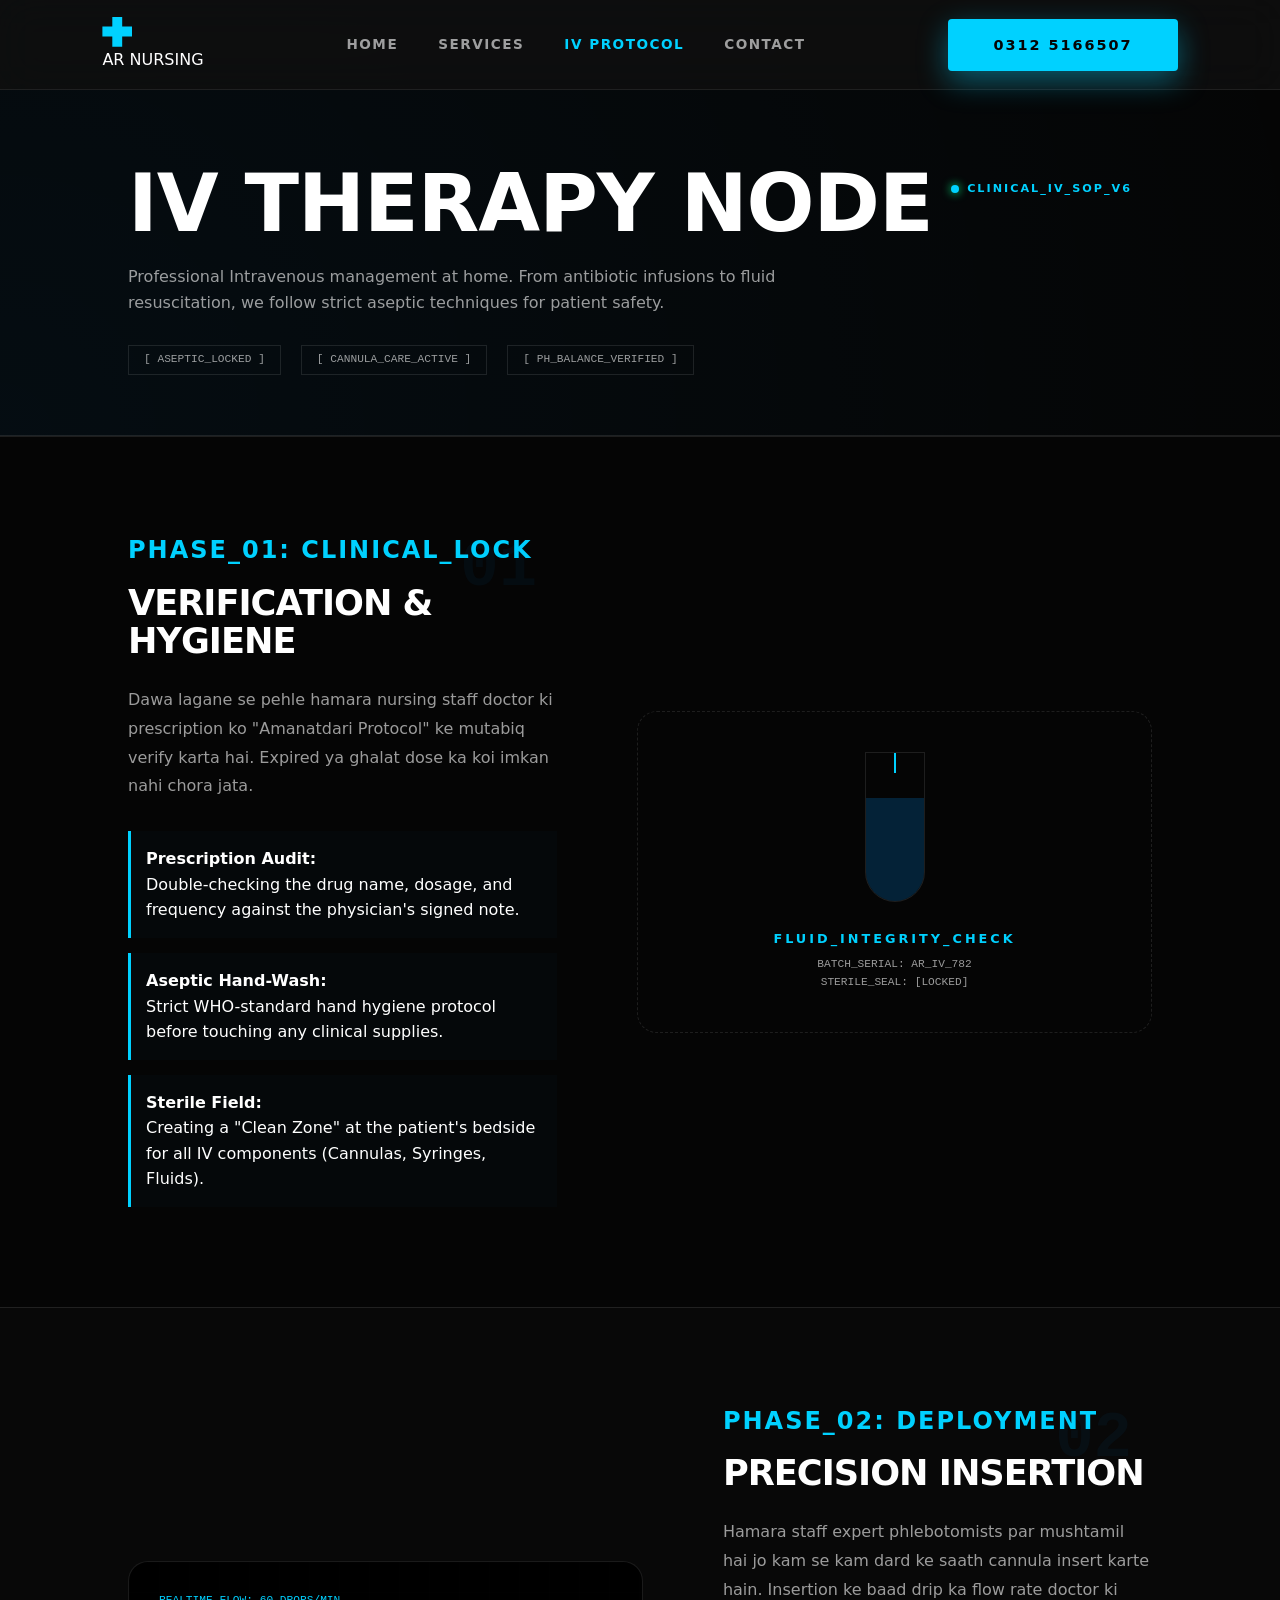
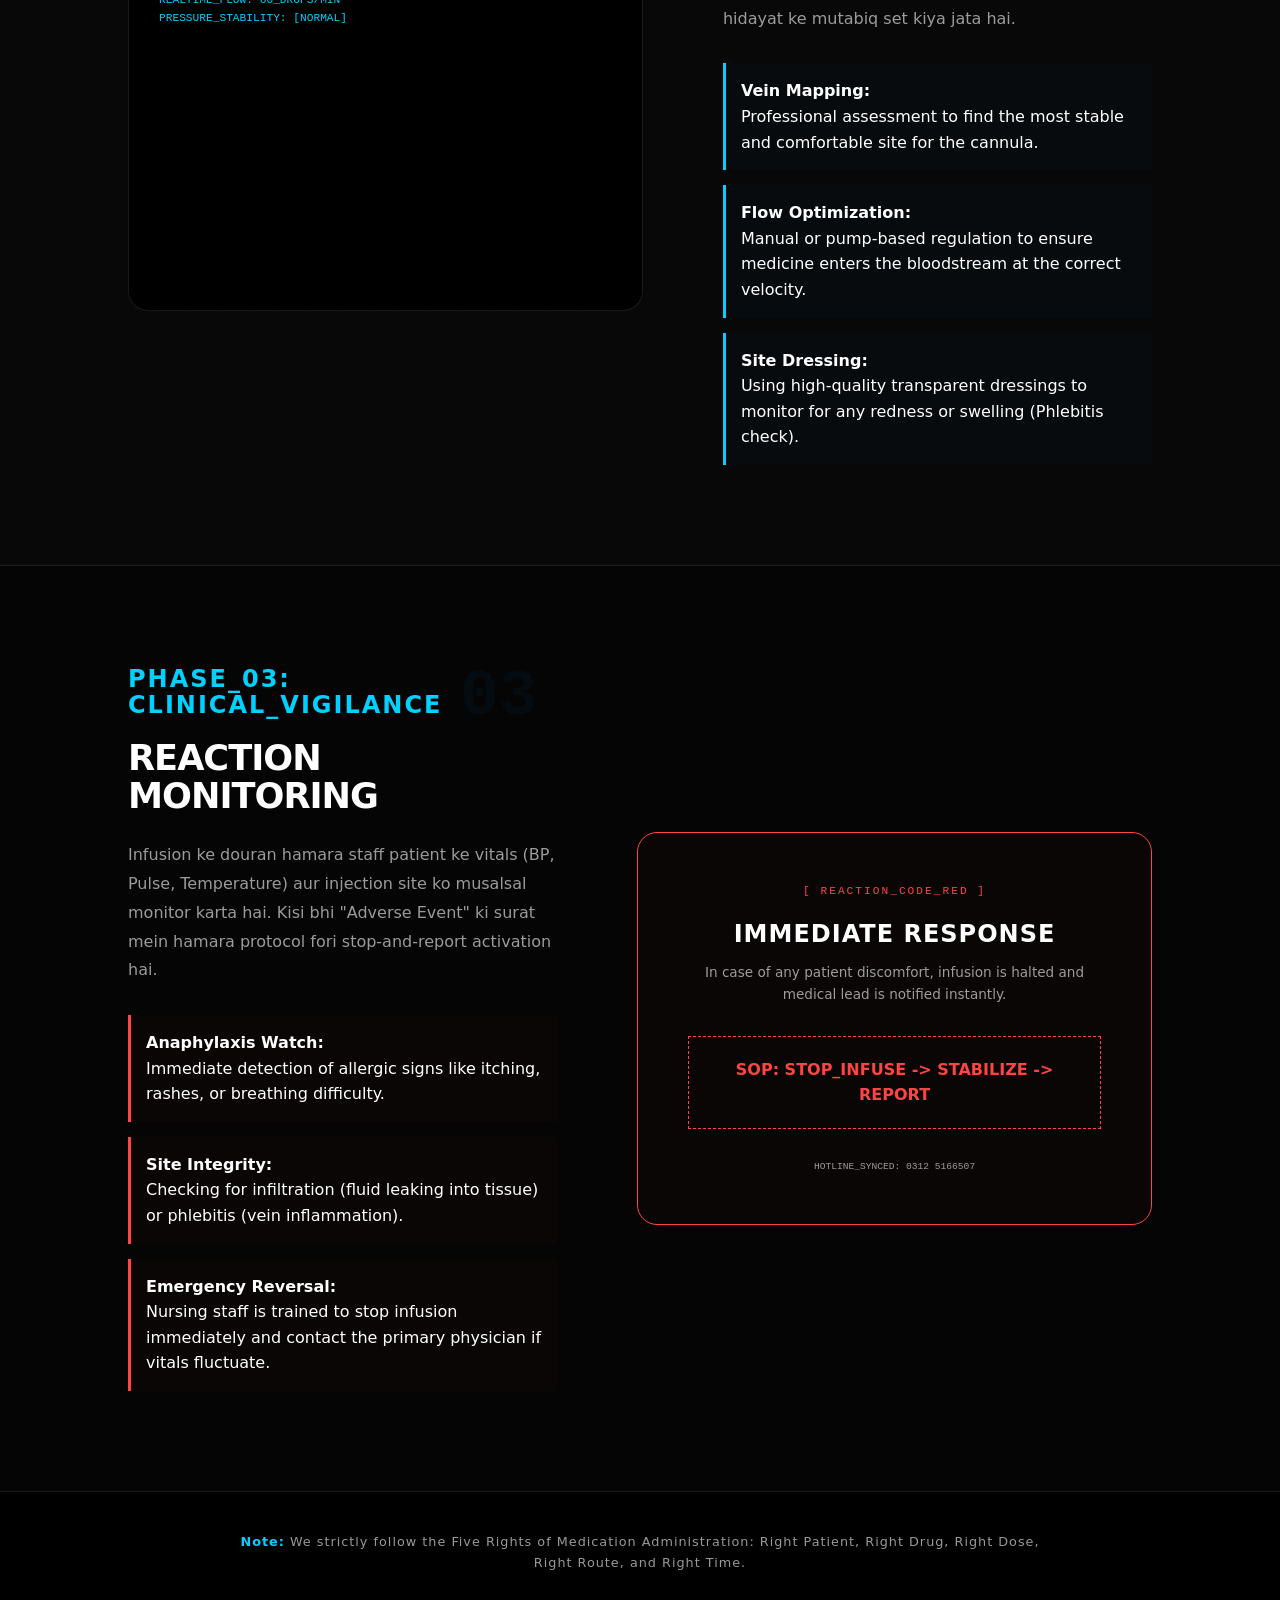
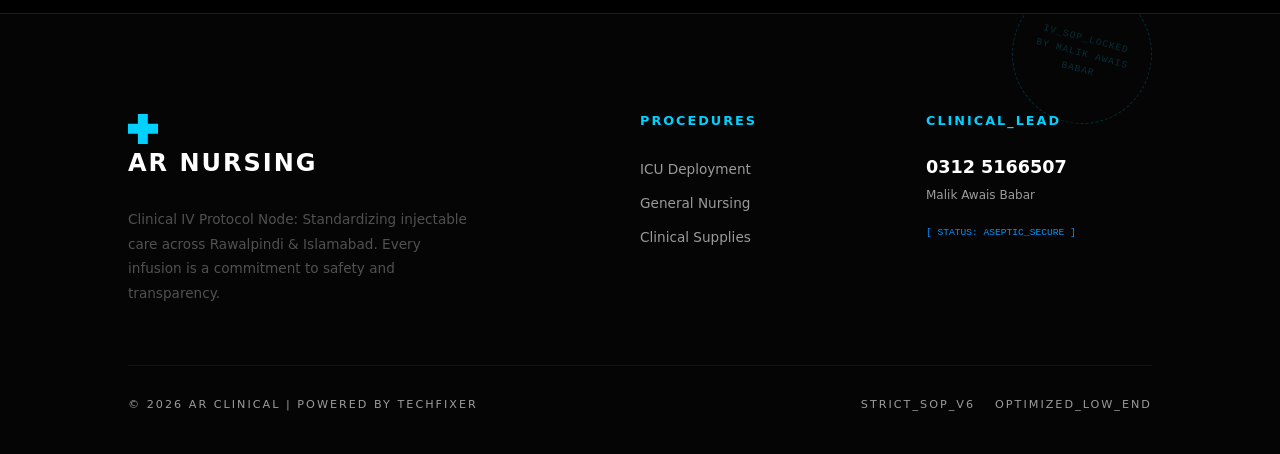
<file: proc-iv.html>
<!DOCTYPE html>
<html lang="en">
<head>
    <meta charset="UTF-8">
    <meta name="viewport" content="width=device-width, initial-scale=1.0">
    <title>IV & Injectable Protocol | AR (Active Response) Nursing</title>
    <link rel="stylesheet" href="styles.css">
    <style>
        /* IV Protocol Specific Styles */
        .iv-hero {
            padding: 160px 10% 60px;
            background: radial-gradient(circle at bottom left, rgba(0, 150, 255, 0.05), transparent);
            border-bottom: 1px solid var(--border-color);
        }
        .iv-drip-anim {
            width: 2px;
            height: 20px;
            background: var(--primary);
            position: absolute;
            animation: drip 2s infinite;
        }
        @keyframes drip {
            0% { transform: translateY(0); opacity: 1; }
            100% { transform: translateY(100px); opacity: 0; }
        }
    </style>
</head>
<body class="ar-protocol-bg">

    <nav class="nav-bar glass">
        <div class="logo">
            <div class="plus-icon"></div>
            <span>AR NURSING</span>
        </div>
        <div class="nav-links">
            <a href="home.html">Home</a>
            <a href="services.html">Services</a>
            <a href="proc-iv.html" class="active">IV Protocol</a>
            <a href="contact.html">Contact</a>
        </div>
        <button class="primary-btn emergency-trigger">0312 5166507</button>
    </nav>

    <section class="iv-hero">
        <div class="hero-content">
            <div class="status-indicator" style="margin-bottom: 20px; border-color: var(--primary);">
                <div class="status-dot" style="background: var(--primary);"></div>
                <span style="color: var(--primary); letter-spacing: 2px;">CLINICAL_IV_SOP_V6</span>
            </div>
            <h1 class="glitch-text" data-text="IV THERAPY NODE">IV THERAPY NODE</h1>
            <p class="subtitle" style="max-width: 700px;">Professional Intravenous management at home. From antibiotic infusions to fluid resuscitation, we follow strict aseptic techniques for patient safety.</p>
            
            <div class="clinical-tags" style="display: flex; gap: 20px; margin-top: 30px;">
                <span style="padding: 5px 15px; border: 1px solid var(--border-color); font-size: 0.7rem; color: var(--text-dim); font-family: monospace;">[ ASEPTIC_LOCKED ]</span>
                <span style="padding: 5px 15px; border: 1px solid var(--border-color); font-size: 0.7rem; color: var(--text-dim); font-family: monospace;">[ CANNULA_CARE_ACTIVE ]</span>
                <span style="padding: 5px 15px; border: 1px solid var(--border-color); font-size: 0.7rem; color: var(--text-dim); font-family: monospace;">[ PH_BALANCE_VERIFIED ]</span>
            </div>
        </div>
    </section>
        <section class="sop-phase" style="padding: 100px 10%; background: #050505; border-top: 1px solid var(--border-color);">
        <div style="display: grid; grid-template-columns: 1fr 1.2fr; gap: 80px; align-items: center;">
            
            <div class="sop-text" style="position: relative;">
                <div class="step-number" style="font-family: monospace; font-size: 4rem; font-weight: 900; color: rgba(0, 150, 255, 0.05); position: absolute; top: -20px; right: 20px;">01</div>
                <h3 style="color: var(--primary); letter-spacing: 2px; margin-bottom: 20px;">PHASE_01: CLINICAL_LOCK</h3>
                <h2 style="color: #fff; font-size: 2.2rem; margin-bottom: 25px;">VERIFICATION & HYGIENE</h2>
                <p style="color: var(--text-dim); line-height: 1.8; margin-bottom: 30px;">
                    Dawa lagane se pehle hamara nursing staff doctor ki prescription ko "Amanatdari Protocol" ke mutabiq verify karta hai. Expired ya ghalat dose ka koi imkan nahi chora jata.
                </p>

                <div class="check-list" style="display: grid; gap: 15px;">
                    <div style="padding: 15px; border-left: 3px solid var(--primary); background: rgba(0, 150, 255, 0.02);">
                        <strong style="color: #fff; display: block;">Prescription Audit:</strong> Double-checking the drug name, dosage, and frequency against the physician's signed note.
                    </div>
                    <div style="padding: 15px; border-left: 3px solid var(--primary); background: rgba(0, 150, 255, 0.02);">
                        <strong style="color: #fff; display: block;">Aseptic Hand-Wash:</strong> Strict WHO-standard hand hygiene protocol before touching any clinical supplies.
                    </div>
                    <div style="padding: 15px; border-left: 3px solid var(--primary); background: rgba(0, 150, 255, 0.02);">
                        <strong style="color: #fff; display: block;">Sterile Field:</strong> Creating a "Clean Zone" at the patient's bedside for all IV components (Cannulas, Syringes, Fluids).
                    </div>
                </div>
            </div>

            <div class="visual-box glass" style="padding: 40px; border-radius: 20px; text-align: center; border: 1px dashed var(--border-color); position: relative;">
                <div class="iv-drip-container" style="height: 150px; width: 60px; border: 1px solid var(--border-color); margin: 0 auto 30px; border-radius: 0 0 30px 30px; position: relative; overflow: hidden;">
                    <div class="fluid-fill" style="position: absolute; bottom: 0; width: 100%; height: 70%; background: rgba(0, 150, 255, 0.2); animation: fluid-bounce 3s infinite ease-in-out;"></div>
                    <div class="iv-drip-anim" style="left: 50%; transform: translateX(-50%);"></div>
                </div>
                <h4 style="color: var(--primary); font-size: 0.8rem; letter-spacing: 3px; margin-bottom: 10px;">FLUID_INTEGRITY_CHECK</h4>
                <p style="font-size: 0.7rem; color: var(--text-dim); font-family: monospace;">
                    BATCH_SERIAL: AR_IV_782<br>
                    STERILE_SEAL: [LOCKED]
                </p>
            </div>

        </div>
    </section>

    <style>
        @keyframes fluid-bounce {
            0%, 100% { height: 70%; }
            50% { height: 75%; }
        }
    </style>
        <section class="sop-phase" style="padding: 100px 10%; background: #080808; border-top: 1px solid var(--border-color);">
        <div style="display: grid; grid-template-columns: 1.2fr 1fr; gap: 80px; align-items: center;">
            
            <div class="flow-monitor glass" style="height: 350px; border-radius: 20px; position: relative; border: 1px solid var(--border-color); background: #000; overflow: hidden;">
                <div class="grid-overlay" style="position: absolute; inset: 0; background-image: linear-gradient(var(--border-color) 1px, transparent 1px), linear-gradient(90deg, var(--border-color) 1px, transparent 1px); background-size: 30px 30px; opacity: 0.05;"></div>
                
                <svg width="100%" height="100%" style="position: absolute; top: 0; left: 0;">
                    <path d="M0 175 L100 175 L120 100 L140 250 L160 175 L300 175" stroke="var(--primary)" fill="transparent" stroke-width="2" class="pulse-line" />
                </svg>

                <div style="position: absolute; top: 30px; left: 30px; font-family: monospace; font-size: 0.7rem; color: var(--primary);">
                    REALTIME_FLOW: 60_DROPS/MIN<br>
                    PRESSURE_STABILITY: [NORMAL]
                </div>
            </div>

            <div class="sop-text" style="position: relative;">
                <div class="step-number" style="font-family: monospace; font-size: 4rem; font-weight: 900; color: rgba(0, 150, 255, 0.05); position: absolute; top: -20px; right: 20px;">02</div>
                <h3 style="color: var(--primary); letter-spacing: 2px; margin-bottom: 20px;">PHASE_02: DEPLOYMENT</h3>
                <h2 style="color: #fff; font-size: 2.2rem; margin-bottom: 25px;">PRECISION INSERTION</h2>
                <p style="color: var(--text-dim); line-height: 1.8; margin-bottom: 30px;">
                    Hamara staff expert phlebotomists par mushtamil hai jo kam se kam dard ke saath cannula insert karte hain. Insertion ke baad drip ka flow rate doctor ki hidayat ke mutabiq set kiya jata hai.
                </p>

                <div class="check-list" style="display: grid; gap: 15px;">
                    <div style="padding: 15px; border-left: 3px solid var(--primary); background: rgba(0, 150, 255, 0.02);">
                        <strong style="color: #fff; display: block;">Vein Mapping:</strong> Professional assessment to find the most stable and comfortable site for the cannula.
                    </div>
                    <div style="padding: 15px; border-left: 3px solid var(--primary); background: rgba(0, 150, 255, 0.02);">
                        <strong style="color: #fff; display: block;">Flow Optimization:</strong> Manual or pump-based regulation to ensure medicine enters the bloodstream at the correct velocity.
                    </div>
                    <div style="padding: 15px; border-left: 3px solid var(--primary); background: rgba(0, 150, 255, 0.02);">
                        <strong style="color: #fff; display: block;">Site Dressing:</strong> Using high-quality transparent dressings to monitor for any redness or swelling (Phlebitis check).
                    </div>
                </div>
            </div>

        </div>
    </section>

    <style>
        .pulse-line {
            stroke-dasharray: 1000;
            stroke-dashoffset: 1000;
            animation: dash 4s linear infinite;
        }
        @keyframes dash {
            to { stroke-dashoffset: 0; }
        }
    </style>
        <section class="sop-phase" style="padding: 100px 10%; background: #050505; border-top: 1px solid var(--border-color);">
        <div style="display: grid; grid-template-columns: 1fr 1.2fr; gap: 80px; align-items: center;">
            
            <div class="sop-text" style="position: relative;">
                <div class="step-number" style="font-family: monospace; font-size: 4rem; font-weight: 900; color: rgba(0, 150, 255, 0.05); position: absolute; top: -20px; right: 20px;">03</div>
                <h3 style="color: var(--primary); letter-spacing: 2px; margin-bottom: 20px;">PHASE_03: CLINICAL_VIGILANCE</h3>
                <h2 style="color: #fff; font-size: 2.2rem; margin-bottom: 25px;">REACTION MONITORING</h2>
                <p style="color: var(--text-dim); line-height: 1.8; margin-bottom: 30px;">
                    Infusion ke douran hamara staff patient ke vitals (BP, Pulse, Temperature) aur injection site ko musalsal monitor karta hai. Kisi bhi "Adverse Event" ki surat mein hamara protocol fori stop-and-report activation hai.
                </p>

                <div class="check-list" style="display: grid; gap: 15px;">
                    <div style="padding: 15px; border-left: 3px solid #ff4444; background: rgba(255, 68, 68, 0.02);">
                        <strong style="color: #fff; display: block;">Anaphylaxis Watch:</strong> Immediate detection of allergic signs like itching, rashes, or breathing difficulty.
                    </div>
                    <div style="padding: 15px; border-left: 3px solid #ff4444; background: rgba(255, 68, 68, 0.02);">
                        <strong style="color: #fff; display: block;">Site Integrity:</strong> Checking for infiltration (fluid leaking into tissue) or phlebitis (vein inflammation).
                    </div>
                    <div style="padding: 15px; border-left: 3px solid #ff4444; background: rgba(255, 68, 68, 0.02);">
                        <strong style="color: #fff; display: block;">Emergency Reversal:</strong> Nursing staff is trained to stop infusion immediately and contact the primary physician if vitals fluctuate.
                    </div>
                </div>
            </div>

            <div class="reaction-unit glass" style="padding: 50px; border-radius: 20px; border: 1px solid #ff4444; background: rgba(255, 68, 68, 0.02); text-align: center;">
                <div style="margin-bottom: 20px; font-family: monospace; color: #ff4444; font-size: 0.7rem; letter-spacing: 2px;">[ REACTION_CODE_RED ]</div>
                <h3 style="color: #fff; font-size: 1.5rem; margin-bottom: 15px;">IMMEDIATE RESPONSE</h3>
                <p style="color: var(--text-dim); font-size: 0.85rem; margin-bottom: 30px;">In case of any patient discomfort, infusion is halted and medical lead is notified instantly.</p>
                <div style="padding: 20px; border: 1px dashed #ff4444; display: inline-block; color: #ff4444; font-weight: 700;">
                    SOP: STOP_INFUSE -> STABILIZE -> REPORT
                </div>
                <div style="margin-top: 30px; font-size: 0.6rem; color: var(--text-dim); font-family: monospace;">
                    HOTLINE_SYNCED: 0312 5166507
                </div>
            </div>

        </div>
    </section>

    <div style="padding: 40px 10%; background: #000; text-align: center; border-top: 1px solid var(--border-color);">
        <p style="font-size: 0.8rem; color: var(--text-dim); max-width: 800px; margin: 0 auto; letter-spacing: 1px;">
            <strong style="color: var(--primary);">Note:</strong> We strictly follow the Five Rights of Medication Administration: Right Patient, Right Drug, Right Dose, Right Route, and Right Time.
        </p>
    </div>
        <footer style="padding: 100px 10% 40px; border-top: 1px solid var(--border-color); background: #050505; position: relative; overflow: hidden;">
        <div class="system-seal" style="position: absolute; top: -30px; right: 10%; width: 140px; height: 140px; border: 1px dashed var(--primary); border-radius: 50%; display: flex; align-items: center; justify-content: center; opacity: 0.2; transform: rotate(15deg);">
            <div style="color: var(--primary); font-size: 0.6rem; font-family: monospace; text-align: center; letter-spacing: 1px;">
                IV_SOP_LOCKED<br>BY MALIK AWAIS<br>BABAR
            </div>
        </div>

        <div style="display: grid; grid-template-columns: 2fr 1fr 1fr; gap: 60px; margin-bottom: 60px;">
            <div class="footer-brand">
                <div class="logo" style="margin-bottom: 25px;">
                    <div class="plus-icon"></div>
                    <span style="font-size: 1.5rem; font-weight: 900; letter-spacing: 2px;">AR NURSING</span>
                </div>
                <p style="opacity: 0.5; max-width: 350px; line-height: 1.8; font-size: 0.85rem;">
                    Clinical IV Protocol Node: Standardizing injectable care across Rawalpindi & Islamabad. Every infusion is a commitment to safety and transparency.
                </p>
            </div>

            <div class="footer-nav">
                <h4 style="color: var(--primary); margin-bottom: 25px; font-size: 0.8rem; letter-spacing: 2px;">PROCEDURES</h4>
                <ul style="list-style: none; padding: 0; line-height: 2.5; font-size: 0.85rem;">
                    <li><a href="proc-icu.html" style="color: var(--text-dim); text-decoration: none;">ICU Deployment</a></li>
                    <li><a href="services.html" style="color: var(--text-dim); text-decoration: none;">General Nursing</a></li>
                    <li><a href="inventory.html" style="color: var(--text-dim); text-decoration: none;">Clinical Supplies</a></li>
                </ul>
            </div>

            <div class="footer-dispatch">
                <h4 style="color: var(--primary); margin-bottom: 25px; font-size: 0.8rem; letter-spacing: 2px;">CLINICAL_LEAD</h4>
                <p style="color: #fff; font-weight: 700; font-size: 1.1rem; margin-bottom: 5px;">0312 5166507</p>
                <p style="color: var(--text-dim); font-size: 0.75rem;">Malik Awais Babar</p>
                <div style="margin-top: 20px; font-size: 0.6rem; color: #0096ff; font-family: monospace;">
                    [ STATUS: ASEPTIC_SECURE ]
                </div>
            </div>
        </div>

        <div class="footer-bottom" style="border-top: 1px solid rgba(255,255,255,0.05); padding-top: 30px; display: flex; justify-content: space-between; align-items: center; font-size: 0.7rem; color: var(--text-dim); letter-spacing: 2px;">
            <span>© 2026 AR CLINICAL | POWERED BY TECHFIXER</span>
            <div style="display: flex; gap: 20px;">
                <span>STRICT_SOP_V6</span>
                <span>OPTIMIZED_LOW_END</span>
            </div>
        </div>
    </footer>

    <script src="ui-effects.js"></script>
    <script src="app.js"></script>

    <script>
        // Protocol: Pulse Interaction on Load
        window.addEventListener('load', () => {
            console.log("AR-Protocol: IV Clinical Nodes Synchronized.");
            
            // Industrial Fade-in for SOP Phases
            const phases = document.querySelectorAll('.sop-phase');
            phases.forEach((phase, index) => {
                phase.style.opacity = '0';
                phase.style.transform = 'translateY(30px)';
                phase.style.transition = 'all 0.8s cubic-bezier(0.4, 0, 0.2, 1)';
                
                setTimeout(() => {
                    phase.style.opacity = '1';
                    phase.style.transform = 'translateY(0)';
                }, 400 * index);
            });
        });

        // Flow Monitor Pulse
        const pulseLine = document.querySelector('.pulse-line');
        if(pulseLine) {
            setInterval(() => {
                pulseLine.style.opacity = '0.5';
                setTimeout(() => pulseLine.style.opacity = '1', 100);
            }, 1000);
        }
    </script>

</body>
</html>
</file>
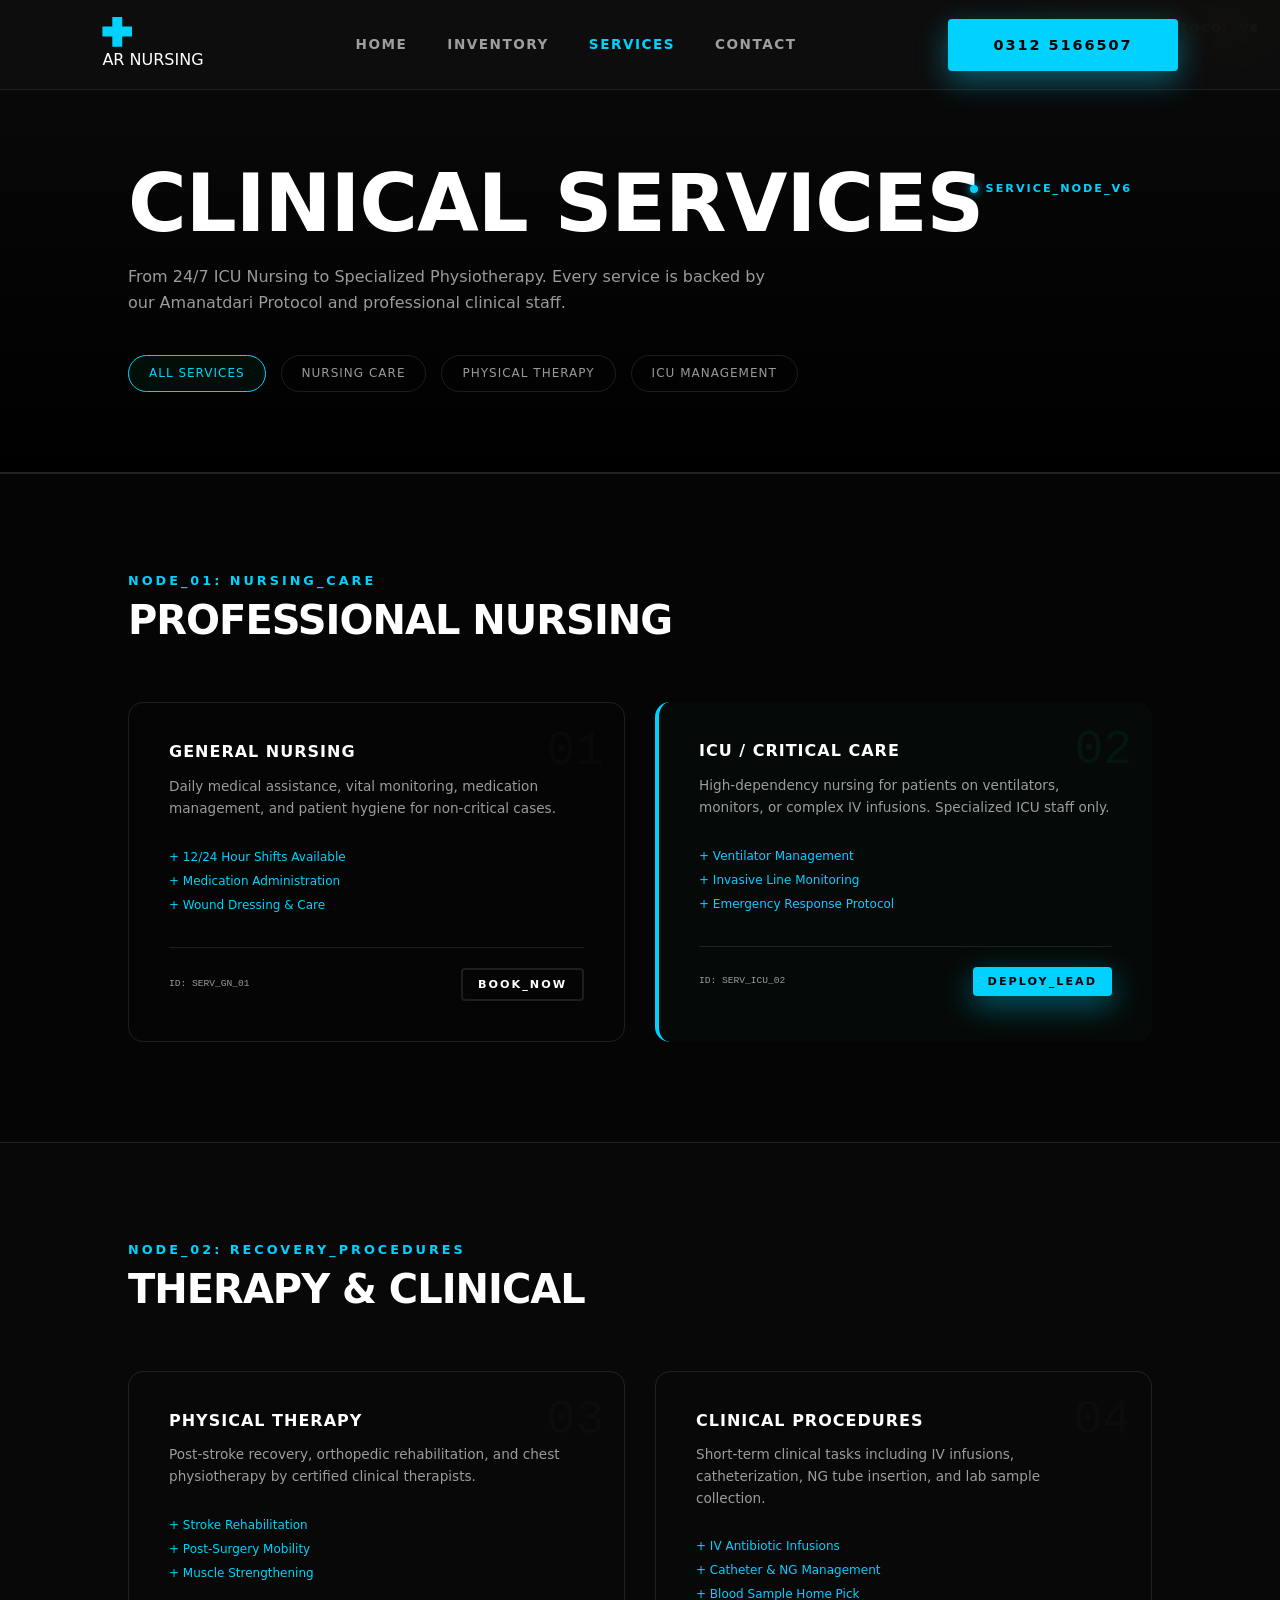
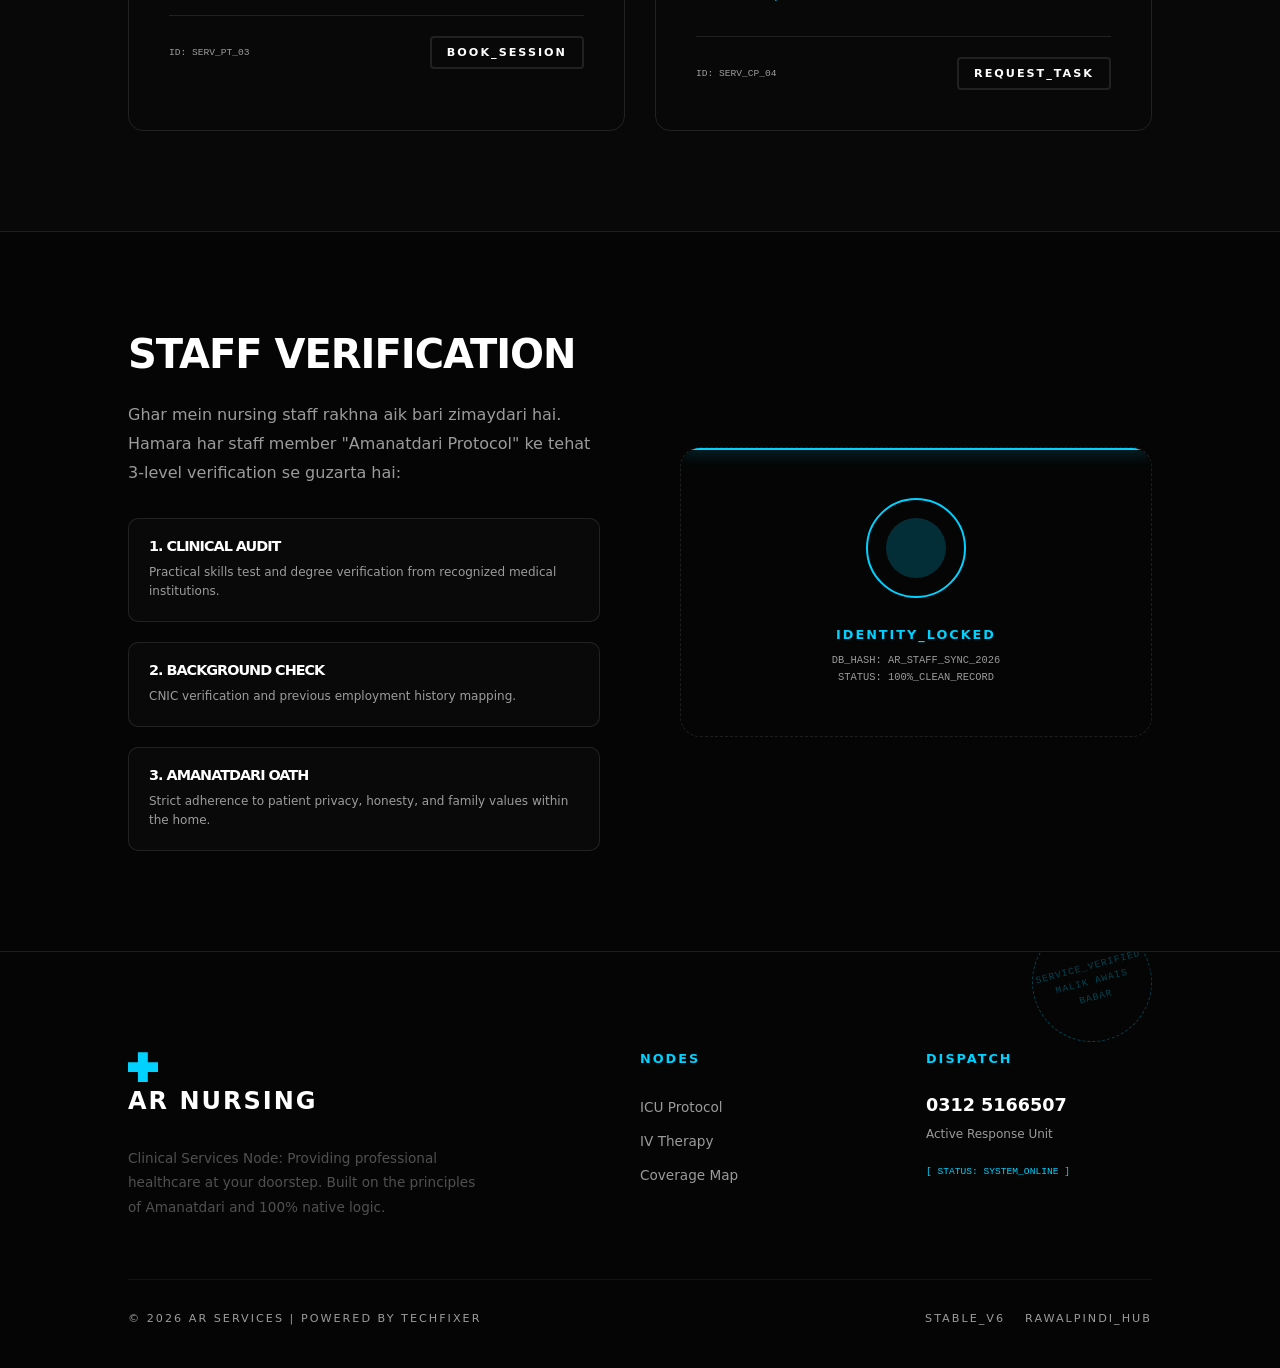
<file: services.html>
<!DOCTYPE html>
<html lang="en">
<head>
    <meta charset="UTF-8">
    <meta name="viewport" content="width=device-width, initial-scale=1.0">
    <title>Our Services | AR (Active Response) Nursing</title>
    <link rel="stylesheet" href="styles.css">
    <style>
        /* Services Node Specific Visuals */
        .services-hero {
            padding: 160px 10% 80px;
            background: linear-gradient(180deg, #0a0a0a 0%, #000 100%);
            border-bottom: 1px solid var(--border-color);
        }
        .service-nav-pill {
            padding: 8px 20px;
            border: 1px solid var(--border-color);
            border-radius: 20px;
            font-size: 0.75rem;
            color: var(--text-dim);
            cursor: pointer;
            transition: 0.3s;
            text-transform: uppercase;
            letter-spacing: 1px;
        }
        .service-nav-pill:hover, .service-nav-pill.active {
            border-color: var(--primary);
            color: var(--primary);
            background: rgba(0, 255, 136, 0.05);
        }
    </style>
</head>
<body class="ar-protocol-bg">

    <nav class="nav-bar glass">
        <div class="logo">
            <div class="plus-icon"></div>
            <span>AR NURSING</span>
        </div>
        <div class="nav-links">
            <a href="home.html">Home</a>
            <a href="inventory.html">Inventory</a>
            <a href="services.html" class="active">Services</a>
            <a href="contact.html">Contact</a>
        </div>
        <button class="primary-btn emergency-trigger">0312 5166507</button>
    </nav>

    <section class="services-hero">
        <div class="hero-content">
            <div class="status-indicator" style="margin-bottom: 20px; border-color: var(--primary);">
                <div class="status-dot" style="background: var(--primary); box-shadow: 0 0 10px var(--primary);"></div>
                <span style="color: var(--primary); letter-spacing: 2px;">SERVICE_NODE_V6</span>
            </div>
            <h1 class="glitch-text" data-text="CLINICAL SERVICES">CLINICAL SERVICES</h1>
            <p class="subtitle" style="max-width: 650px;">From 24/7 ICU Nursing to Specialized Physiotherapy. Every service is backed by our Amanatdari Protocol and professional clinical staff.</p>
            
            <div style="display: flex; gap: 15px; margin-top: 40px; flex-wrap: wrap;">
                <div class="service-nav-pill active" onclick="filterServices('all')">All Services</div>
                <div class="service-nav-pill" onclick="filterServices('nursing')">Nursing Care</div>
                <div class="service-nav-pill" onclick="filterServices('therapy')">Physical Therapy</div>
                <div class="service-nav-pill" onclick="filterServices('icu')">ICU Management</div>
            </div>
        </div>
    </section>
        <section id="nursing-section" class="service-grid-section" style="padding: 100px 10%; background: #050505; border-top: 1px solid var(--border-color);">
        <div class="section-header" style="margin-bottom: 60px;">
            <h3 style="color: var(--primary); letter-spacing: 3px; font-size: 0.8rem; margin-bottom: 10px;">NODE_01: NURSING_CARE</h3>
            <h2 style="color: #fff; font-size: 2.5rem;">PROFESSIONAL NURSING</h2>
        </div>

        <div style="display: grid; grid-template-columns: repeat(auto-fit, minmax(350px, 1fr)); gap: 30px;">
            
            <div class="service-card glass" data-category="nursing" style="padding: 40px; border-radius: 15px; border: 1px solid var(--border-color); position: relative; transition: 0.4s;">
                <div class="step-number" style="font-family: monospace; font-size: 3rem; color: rgba(255,255,255,0.02); position: absolute; top: 10px; right: 20px;">01</div>
                <h4 style="color: #fff; margin-bottom: 15px; letter-spacing: 1px;">GENERAL NURSING</h4>
                <p style="color: var(--text-dim); font-size: 0.85rem; line-height: 1.6; margin-bottom: 25px;">
                    Daily medical assistance, vital monitoring, medication management, and patient hygiene for non-critical cases.
                </p>
                <ul style="list-style: none; padding: 0; margin-bottom: 30px; font-size: 0.75rem; color: var(--primary); line-height: 2;">
                    <li>+ 12/24 Hour Shifts Available</li>
                    <li>+ Medication Administration</li>
                    <li>+ Wound Dressing & Care</li>
                </ul>
                <div style="display: flex; justify-content: space-between; align-items: center; border-top: 1px solid var(--border-color); padding-top: 20px;">
                    <span style="font-family: monospace; font-size: 0.6rem; color: var(--text-dim);">ID: SERV_GN_01</span>
                    <button class="secondary-btn" style="padding: 8px 15px; font-size: 0.7rem;">BOOK_NOW</button>
                </div>
            </div>

            <div class="service-card glass" data-category="icu" style="padding: 40px; border-radius: 15px; border-left: 4px solid var(--primary); position: relative; transition: 0.4s; background: rgba(0, 255, 136, 0.02);">
                <div class="step-number" style="font-family: monospace; font-size: 3rem; color: rgba(0, 255, 136, 0.05); position: absolute; top: 10px; right: 20px;">02</div>
                <h4 style="color: #fff; margin-bottom: 15px; letter-spacing: 1px;">ICU / CRITICAL CARE</h4>
                <p style="color: var(--text-dim); font-size: 0.85rem; line-height: 1.6; margin-bottom: 25px;">
                    High-dependency nursing for patients on ventilators, monitors, or complex IV infusions. Specialized ICU staff only.
                </p>
                <ul style="list-style: none; padding: 0; margin-bottom: 30px; font-size: 0.75rem; color: var(--primary); line-height: 2;">
                    <li>+ Ventilator Management</li>
                    <li>+ Invasive Line Monitoring</li>
                    <li>+ Emergency Response Protocol</li>
                </ul>
                <div style="display: flex; justify-content: space-between; align-items: center; border-top: 1px solid var(--border-color); padding-top: 20px;">
                    <span style="font-family: monospace; font-size: 0.6rem; color: var(--text-dim);">ID: SERV_ICU_02</span>
                    <button class="primary-btn" style="padding: 8px 15px; font-size: 0.7rem;">DEPLOY_LEAD</button>
                </div>
            </div>

        </div>
        </section>
            <section id="therapy-section" class="therapy-grid-section" style="padding: 100px 10%; background: #080808; border-top: 1px solid var(--border-color);">
        <div class="section-header" style="margin-bottom: 60px;">
            <h3 style="color: var(--primary); letter-spacing: 3px; font-size: 0.8rem; margin-bottom: 10px;">NODE_02: RECOVERY_PROCEDURES</h3>
            <h2 style="color: #fff; font-size: 2.5rem;">THERAPY & CLINICAL</h2>
        </div>

        <div style="display: grid; grid-template-columns: repeat(auto-fit, minmax(350px, 1fr)); gap: 30px;">
            
            <div class="service-card glass" data-category="therapy" style="padding: 40px; border-radius: 15px; border: 1px solid var(--border-color); position: relative; transition: 0.4s;">
                <div class="step-number" style="font-family: monospace; font-size: 3rem; color: rgba(255,255,255,0.02); position: absolute; top: 10px; right: 20px;">03</div>
                <h4 style="color: #fff; margin-bottom: 15px; letter-spacing: 1px;">PHYSICAL THERAPY</h4>
                <p style="color: var(--text-dim); font-size: 0.85rem; line-height: 1.6; margin-bottom: 25px;">
                    Post-stroke recovery, orthopedic rehabilitation, and chest physiotherapy by certified clinical therapists.
                </p>
                <ul style="list-style: none; padding: 0; margin-bottom: 30px; font-size: 0.75rem; color: var(--primary); line-height: 2;">
                    <li>+ Stroke Rehabilitation</li>
                    <li>+ Post-Surgery Mobility</li>
                    <li>+ Muscle Strengthening</li>
                </ul>
                <div style="display: flex; justify-content: space-between; align-items: center; border-top: 1px solid var(--border-color); padding-top: 20px;">
                    <span style="font-family: monospace; font-size: 0.6rem; color: var(--text-dim);">ID: SERV_PT_03</span>
                    <button class="secondary-btn" style="padding: 8px 15px; font-size: 0.7rem;">BOOK_SESSION</button>
                </div>
            </div>

            <div class="service-card glass" data-category="nursing" style="padding: 40px; border-radius: 15px; border: 1px solid var(--border-color); position: relative; transition: 0.4s;">
                <div class="step-number" style="font-family: monospace; font-size: 3rem; color: rgba(255,255,255,0.02); position: absolute; top: 10px; right: 20px;">04</div>
                <h4 style="color: #fff; margin-bottom: 15px; letter-spacing: 1px;">CLINICAL PROCEDURES</h4>
                <p style="color: var(--text-dim); font-size: 0.85rem; line-height: 1.6; margin-bottom: 25px;">
                    Short-term clinical tasks including IV infusions, catheterization, NG tube insertion, and lab sample collection.
                </p>
                <ul style="list-style: none; padding: 0; margin-bottom: 30px; font-size: 0.75rem; color: var(--primary); line-height: 2;">
                    <li>+ IV Antibiotic Infusions</li>
                    <li>+ Catheter & NG Management</li>
                    <li>+ Blood Sample Home Pick</li>
                </ul>
                <div style="display: flex; justify-content: space-between; align-items: center; border-top: 1px solid var(--border-color); padding-top: 20px;">
                    <span style="font-family: monospace; font-size: 0.6rem; color: var(--text-dim);">ID: SERV_CP_04</span>
                    <button class="secondary-btn" style="padding: 8px 15px; font-size: 0.7rem;">REQUEST_TASK</button>
                </div>
            </div>

        </div>
            </section>
                <section class="staff-vetting" style="padding: 100px 10%; background: #050505; border-top: 1px solid var(--border-color);">
        <div style="display: grid; grid-template-columns: 1fr 1fr; gap: 80px; align-items: center;">
            
            <div class="vetting-text">
                <div class="status-indicator" style="margin-bottom: 20px; border-color: #ffcc00;">
                    <div class="status-dot" style="background: #ffcc00; box-shadow: 0 0 10px #ffcc00;"></div>
                    <span style="color: #ffcc00; letter-spacing: 2px;">VETTING_PROTOCOL_V6</span>
                </div>
                <h2 style="color: #fff; font-size: 2.5rem; margin-bottom: 25px;">STAFF VERIFICATION</h2>
                <p style="color: var(--text-dim); line-height: 1.8; margin-bottom: 30px;">
                    Ghar mein nursing staff rakhna aik bari zimaydari hai. Hamara har staff member "Amanatdari Protocol" ke tehat 3-level verification se guzarta hai:
                </p>

                <div class="protocol-grid" style="display: grid; gap: 20px;">
                    <div style="padding: 20px; background: rgba(255,255,255,0.02); border: 1px solid var(--border-color); border-radius: 10px;">
                        <h4 style="color: #fff; font-size: 0.9rem; margin-bottom: 8px;">1. CLINICAL AUDIT</h4>
                        <p style="font-size: 0.75rem; color: var(--text-dim);">Practical skills test and degree verification from recognized medical institutions.</p>
                    </div>
                    <div style="padding: 20px; background: rgba(255,255,255,0.02); border: 1px solid var(--border-color); border-radius: 10px;">
                        <h4 style="color: #fff; font-size: 0.9rem; margin-bottom: 8px;">2. BACKGROUND CHECK</h4>
                        <p style="font-size: 0.75rem; color: var(--text-dim);">CNIC verification and previous employment history mapping.</p>
                    </div>
                    <div style="padding: 20px; background: rgba(255,255,255,0.02); border: 1px solid var(--border-color); border-radius: 10px;">
                        <h4 style="color: #fff; font-size: 0.9rem; margin-bottom: 8px;">3. AMANATDARI OATH</h4>
                        <p style="font-size: 0.75rem; color: var(--text-dim);">Strict adherence to patient privacy, honesty, and family values within the home.</p>
                    </div>
                </div>
            </div>

            <div class="vetting-visual glass" style="padding: 50px; text-align: center; border-radius: 20px; border: 1px dashed var(--border-color); position: relative; overflow: hidden;">
                <div style="width: 100px; height: 100px; margin: 0 auto 30px; border: 2px solid var(--primary); border-radius: 50%; display: flex; align-items: center; justify-content: center;">
                    <div style="width: 60px; height: 60px; background: var(--primary); border-radius: 50%; opacity: 0.2; animation: pulse 2s infinite;"></div>
                </div>
                <h3 style="color: var(--primary); letter-spacing: 2px; font-size: 0.8rem; margin-bottom: 10px;">IDENTITY_LOCKED</h3>
                <p style="color: var(--text-dim); font-size: 0.65rem; font-family: monospace;">
                    DB_HASH: AR_STAFF_SYNC_2026<br>
                    STATUS: 100%_CLEAN_RECORD
                </p>
                <div class="scan-bar" style="position: absolute; top: 0; left: 0; width: 100%; height: 2px; background: var(--primary); box-shadow: 0 0 15px var(--primary); animation: scan-move 4s infinite linear;"></div>
            </div>

        </div>
    </section>

    <style>
        @keyframes scan-move {
            0% { top: 0; opacity: 0.5; }
            50% { top: 100%; opacity: 1; }
            100% { top: 0; opacity: 0.5; }
        }
    </style>
        <footer style="padding: 100px 10% 40px; border-top: 1px solid var(--border-color); background: #050505; position: relative; overflow: hidden;">
        <div class="system-seal" style="position: absolute; top: -30px; right: 10%; width: 120px; height: 120px; border: 1px dashed var(--primary); border-radius: 50%; display: flex; align-items: center; justify-content: center; opacity: 0.3; transform: rotate(-15deg);">
            <div style="color: var(--primary); font-size: 0.6rem; font-family: monospace; text-align: center; letter-spacing: 1px;">
                SERVICE_VERIFIED<br>MALIK AWAIS<br>BABAR
            </div>
        </div>

        <div style="display: grid; grid-template-columns: 2fr 1fr 1fr; gap: 60px; margin-bottom: 60px;">
            <div class="footer-brand">
                <div class="logo" style="margin-bottom: 25px;">
                    <div class="plus-icon"></div>
                    <span style="font-size: 1.5rem; font-weight: 900; letter-spacing: 2px;">AR NURSING</span>
                </div>
                <p style="opacity: 0.5; max-width: 350px; line-height: 1.8; font-size: 0.85rem;">
                    Clinical Services Node: Providing professional healthcare at your doorstep. Built on the principles of Amanatdari and 100% native logic.
                </p>
            </div>

            <div class="footer-nav">
                <h4 style="color: var(--primary); margin-bottom: 25px; font-size: 0.8rem; letter-spacing: 2px;">NODES</h4>
                <ul style="list-style: none; padding: 0; line-height: 2.5; font-size: 0.85rem;">
                    <li><a href="proc-icu.html" style="color: var(--text-dim); text-decoration: none;">ICU Protocol</a></li>
                    <li><a href="proc-iv.html" style="color: var(--text-dim); text-decoration: none;">IV Therapy</a></li>
                    <li><a href="locations.html" style="color: var(--text-dim); text-decoration: none;">Coverage Map</a></li>
                </ul>
            </div>

            <div class="footer-dispatch">
                <h4 style="color: var(--primary); margin-bottom: 25px; font-size: 0.8rem; letter-spacing: 2px;">DISPATCH</h4>
                <p style="color: #fff; font-weight: 700; font-size: 1.1rem; margin-bottom: 5px;">0312 5166507</p>
                <p style="color: var(--text-dim); font-size: 0.75rem;">Active Response Unit</p>
                <div style="margin-top: 20px; font-size: 0.6rem; color: var(--primary); font-family: monospace;">
                    [ STATUS: SYSTEM_ONLINE ]
                </div>
            </div>
        </div>

        <div class="footer-bottom" style="border-top: 1px solid rgba(255,255,255,0.05); padding-top: 30px; display: flex; justify-content: space-between; align-items: center; font-size: 0.7rem; color: var(--text-dim); letter-spacing: 2px;">
            <span>© 2026 AR SERVICES | POWERED BY TECHFIXER</span>
            <div style="display: flex; gap: 20px;">
                <span>STABLE_V6</span>
                <span>RAWALPINDI_HUB</span>
            </div>
        </div>
    </footer>

    <script src="ui-effects.js"></script>
    <script src="app.js"></script>

    <script>
        function filterServices(category) {
            const cards = document.querySelectorAll('.service-card');
            const pills = document.querySelectorAll('.service-nav-pill');
            
            // Update Active Pill
            pills.forEach(pill => {
                pill.classList.remove('active');
                if(pill.textContent.toLowerCase().includes(category) || (category === 'all' && pill.textContent.includes('All'))) {
                    pill.classList.add('active');
                }
            });

            // Filter Logic
            cards.forEach(card => {
                card.style.opacity = '0';
                card.style.transform = 'translateY(20px)';
                
                setTimeout(() => {
                    if (category === 'all' || card.getAttribute('data-category') === category) {
                        card.style.display = 'block';
                        setTimeout(() => {
                            card.style.opacity = '1';
                            card.style.transform = 'translateY(0)';
                        }, 50);
                    } else {
                        card.style.display = 'none';
                    }
                }, 300);
            });
        }

        // Protocol: Silent Sync on Load
        window.addEventListener('load', () => {
            console.log("AR-Protocol: Service Nodes Synchronized.");
        });
    </script>

</body>
</html>
</file>
<file: styles.css>
/* UNIVERSAL PROTOCOL V6.0 | STYLE ENGINE
   TARGET: AR (ACTIVE RESPONSE) NURSING HOME CARE
   LOGIC: 100% NATIVE | ASSET-FREE UI
*/

:root {
    /* Industrial Color Palette */
    --primary: #00d1ff;
    --primary-glow: rgba(0, 209, 255, 0.4);
    --secondary: #0055ff;
    --bg-deep: #050505;
    --surface-dark: #0f0f0f;
    --surface-light: #1a1a1a;
    --text-main: #ffffff;
    --text-dim: rgba(255, 255, 255, 0.6);
    --accent-red: #ff3366;
    --border-color: rgba(255, 255, 255, 0.1);
    
    /* Glassmorphism Presets */
    --glass-bg: rgba(15, 15, 15, 0.8);
    --glass-border: rgba(255, 255, 255, 0.08);
    --glass-blur: blur(20px);
    
    /* Neumorphic Shadows */
    --neo-outer: 20px 20px 60px #000000, -5px -5px 30px rgba(255,255,255,0.02);
    --neo-inner: inset 2px 2px 5px #000, inset -2px -2px 5px rgba(255,255,255,0.05);
    
    /* Animation Timings */
    --trans-fast: 0.2s cubic-bezier(0.4, 0, 0.2, 1);
    --trans-smooth: 0.5s cubic-bezier(0.16, 1, 0.3, 1);
}

/* Global Reset & Performance Optimization */
* {
    margin: 0;
    padding: 0;
    box-sizing: border-box;
    font-family: 'Inter', 'Segoe UI', system-ui, -apple-system, sans-serif;
    -webkit-font-smoothing: antialiased;
    -moz-osx-font-smoothing: grayscale;
}

body {
    background-color: var(--bg-deep);
    color: var(--text-main);
    overflow-x: hidden;
    line-height: 1.6;
    scroll-behavior: smooth;
}

/* Base Scrollbar Design */
::-webkit-scrollbar {
    width: 8px;
    height: 8px;
}

::-webkit-scrollbar-track {
    background: var(--bg-deep);
}

::-webkit-scrollbar-thumb {
    background: linear-gradient(var(--secondary), var(--primary));
    border-radius: 10px;
}

/* Universal Layout Wrapper */
.app-container {
    position: relative;
    width: 100%;
    min-height: 100vh;
    z-index: 1;
}

/* Background Architecture (No Images Needed) */
.master-bg {
    position: fixed;
    top: 0;
    left: 0;
    width: 100%;
    height: 100%;
    z-index: -2;
    background: radial-gradient(circle at 20% 30%, #0a0a0a 0%, #050505 100%);
}

.grid-engine {
    position: fixed;
    top: 0;
    left: 0;
    width: 100%;
    height: 100%;
    background-image: 
        linear-gradient(var(--border-color) 1px, transparent 1px),
        linear-gradient(90deg, var(--border-color) 1px, transparent 1px);
    background-size: 50px 50px;
    z-index: -1;
    opacity: 0.3;
    mask-image: radial-gradient(circle at center, black, transparent 80%);
  }
/* TYPOGRAPHY ENGINE */
h1, h2, h3, h4 {
    font-weight: 900;
    text-transform: uppercase;
    letter-spacing: -1px;
    line-height: 1.1;
    margin-bottom: 1rem;
}

h1 { font-size: clamp(2.5rem, 8vw, 5rem); }
h2 { font-size: clamp(1.8rem, 5vw, 3rem); color: var(--text-main); }
h3 { font-size: 1.5rem; color: var(--primary); letter-spacing: 1px; }

p {
    color: var(--text-dim);
    font-size: 1rem;
    max-width: 65ch;
}

/* NAVIGATION SYSTEM (Asset-Free) */
nav {
    position: fixed;
    top: 0;
    width: 100%;
    height: 90px;
    background: var(--glass-bg);
    backdrop-filter: var(--glass-blur);
    border-bottom: 1px solid var(--glass-border);
    display: flex;
    align-items: center;
    justify-content: space-between;
    padding: 0 8%;
    z-index: 1000;
}

.nav-brand {
    display: flex;
    flex-direction: column;
    cursor: pointer;
}

.nav-brand .main-logo {
    font-size: 1.5rem;
    font-weight: 950;
    color: var(--text-main);
    letter-spacing: 2px;
}

.nav-brand .sub-logo {
    font-size: 0.65rem;
    color: var(--primary);
    font-weight: 800;
    letter-spacing: 4px;
    text-transform: uppercase;
}

.nav-links {
    display: flex;
    gap: 40px;
    list-style: none;
}

.nav-links a {
    text-decoration: none;
    color: var(--text-main);
    font-size: 0.85rem;
    font-weight: 700;
    text-transform: uppercase;
    letter-spacing: 1.5px;
    opacity: 0.6;
    transition: var(--trans-fast);
    position: relative;
}

.nav-links a:hover, .nav-links a.active {
    opacity: 1;
    color: var(--primary);
}

.nav-links a::after {
    content: '';
    position: absolute;
    bottom: -5px;
    left: 0;
    width: 0%;
    height: 2px;
    background: var(--primary);
    transition: var(--trans-smooth);
}

.nav-links a:hover::after {
    width: 100%;
}

/* HERO CORE STRUCTURE */
.hero-wrapper {
    position: relative;
    padding: 180px 8% 100px;
    display: grid;
    grid-template-columns: 1.2fr 0.8fr;
    gap: 60px;
    align-items: center;
}

.hero-content {
    position: relative;
    z-index: 2;
}

.hero-visual {
    position: relative;
    width: 100%;
    height: 500px;
    background: var(--surface-dark);
    border: 1px solid var(--border-color);
    border-radius: 40px;
    box-shadow: var(--neo-outer);
    display: flex;
    justify-content: center;
    align-items: center;
    overflow: hidden;
}

/* DECORATIVE POLYGONS (Asset-Free) */
.hero-visual::before {
    content: '';
    position: absolute;
    width: 150%;
    height: 150%;
    background: repeating-linear-gradient(
        45deg,
        transparent,
        transparent 20px,
        rgba(0, 209, 255, 0.03) 20px,
        rgba(0, 209, 255, 0.03) 40px
    );
    animation: slide 20s linear infinite;
}

@keyframes slide {
    from { transform: rotate(0deg); }
    to { transform: rotate(360deg); }
}
/* INDUSTRIAL INTERACTION ENGINE */
.btn-container {
    display: flex;
    gap: 20px;
    margin-top: 40px;
}

.primary-btn {
    position: relative;
    padding: 18px 45px;
    background: var(--primary);
    color: var(--bg-deep);
    text-decoration: none;
    font-weight: 800;
    font-size: 0.9rem;
    text-transform: uppercase;
    letter-spacing: 2px;
    border-radius: 4px; /* Industrial Sharp Look */
    overflow: hidden;
    transition: var(--trans-smooth);
    box-shadow: 0 10px 30px var(--primary-glow);
    border: none;
    cursor: pointer;
}

.primary-btn:hover {
    transform: translateY(-5px);
    box-shadow: 0 20px 40px var(--primary-glow);
    background: #fff;
}

.secondary-btn {
    padding: 18px 45px;
    background: transparent;
    color: var(--text-main);
    text-decoration: none;
    font-weight: 800;
    font-size: 0.9rem;
    text-transform: uppercase;
    letter-spacing: 2px;
    border: 2px solid var(--border-color);
    border-radius: 4px;
    transition: var(--trans-fast);
}

.secondary-btn:hover {
    background: var(--border-color);
    border-color: var(--primary);
    color: var(--primary);
}

/* FEATURE GRID SYSTEM */
.feature-grid {
    display: grid;
    grid-template-columns: repeat(auto-fit, minmax(300px, 1fr));
    gap: 30px;
    padding: 100px 8%;
}

.f-card {
    background: var(--surface-dark);
    border: 1px solid var(--border-color);
    padding: 50px 40px;
    border-radius: 20px;
    position: relative;
    overflow: hidden;
    transition: var(--trans-smooth);
    box-shadow: var(--neo-outer);
}

.f-card:hover {
    border-color: var(--primary);
    transform: translateY(-10px);
    background: var(--surface-light);
}

.f-card::before {
    content: '';
    position: absolute;
    top: 0;
    left: 0;
    width: 100%;
    height: 4px;
    background: linear-gradient(90deg, var(--secondary), var(--primary));
    transform: scaleX(0);
    transform-origin: left;
    transition: 0.6s cubic-bezier(0.16, 1, 0.3, 1);
}

.f-card:hover::before {
    transform: scaleX(1);
}

/* CSS-ONLY MEDICAL ICONOGRAPHY */
.icon-box {
    width: 70px;
    height: 70px;
    margin-bottom: 30px;
    background: var(--primary-glow);
    display: flex;
    align-items: center;
    justify-content: center;
    border-radius: 15px;
    color: var(--primary);
}

/* Example: Plus Sign via CSS */
.plus-icon {
    width: 30px;
    height: 30px;
    background: var(--primary);
    clip-path: polygon(33% 0%, 66% 0%, 66% 33%, 100% 33%, 100% 66%, 66% 66%, 66% 100%, 33% 100%, 33% 66%, 0% 66%, 0% 33%, 33% 33%);
}

/* Example: Hexagon via CSS */
.hex-icon {
    width: 40px;
    height: 40px;
    background: var(--secondary);
    clip-path: polygon(25% 0%, 75% 0%, 100% 50%, 75% 100%, 25% 100%, 0% 50%);
}

.card-title {
    font-size: 1.4rem;
    margin-bottom: 15px;
    color: var(--text-main);
}

.card-desc {
    font-size: 0.9rem;
    opacity: 0.6;
    line-height: 1.8;
  }
/* EQUIPMENT DISPLAY ENGINE */
.inventory-section {
    padding: 80px 8%;
    background: linear-gradient(to bottom, var(--bg-deep), var(--surface-dark));
}

.item-grid {
    display: grid;
    grid-template-columns: repeat(auto-fill, minmax(350px, 1fr));
    gap: 40px;
}

.item-card {
    background: var(--surface-dark);
    border: 1px solid var(--border-color);
    border-radius: 30px;
    padding: 30px;
    position: relative;
    transition: var(--trans-smooth);
}

.item-card:hover {
    background: #151515;
    box-shadow: 0 30px 60px rgba(0,0,0,0.5);
    border-color: var(--secondary);
}

/* TECHNICAL SPECIFICATION TAGS */
.spec-grid {
    display: flex;
    flex-wrap: wrap;
    gap: 10px;
    margin: 20px 0;
}

.spec-pill {
    background: var(--glass-bg);
    border: 1px solid var(--glass-border);
    padding: 6px 15px;
    border-radius: 100px;
    font-size: 0.75rem;
    font-weight: 700;
    color: var(--primary);
    text-transform: uppercase;
}

/* INDUSTRIAL STATUS INDICATORS */
.status-indicator {
    position: absolute;
    top: 20px;
    right: 20px;
    display: flex;
    align-items: center;
    gap: 8px;
    font-size: 0.7rem;
    font-weight: 900;
    letter-spacing: 1px;
    text-transform: uppercase;
}

.status-dot {
    width: 8px;
    height: 8px;
    background: #00ff88;
    border-radius: 50%;
    box-shadow: 0 0 10px #00ff88;
    animation: blink 2s infinite;
}

@keyframes blink {
    0%, 100% { opacity: 1; }
    50% { opacity: 0.3; }
}

/* PRICE & ACTION AREA */
.price-tag {
    margin-top: 25px;
    padding-top: 20px;
    border-top: 1px dashed var(--border-color);
    display: flex;
    justify-content: space-between;
    align-items: center;
}

.amount {
    font-size: 1.5rem;
    font-weight: 900;
    color: var(--text-main);
}

.amount span {
    font-size: 0.8rem;
    opacity: 0.5;
    margin-left: 5px;
}

/* ASSET-FREE VISUAL PLACEHOLDER (CSS POLYGONS) */
.equip-visual-min {
    width: 100%;
    height: 200px;
    background: var(--bg-deep);
    border-radius: 20px;
    margin-bottom: 25px;
    position: relative;
    overflow: hidden;
    display: flex;
    justify-content: center;
    align-items: center;
}

.equip-visual-min::after {
    content: '';
    position: absolute;
    width: 60%;
    height: 60%;
    background: var(--surface-light);
    clip-path: polygon(10% 0, 90% 0, 100% 10%, 100% 90%, 90% 100%, 10% 100%, 0 90%, 0 10);
    opacity: 0.5;
}

/* CONTACT LISTING STYLES */
.contact-item {
    display: flex;
    align-items: center;
    gap: 15px;
    margin-bottom: 15px;
    padding: 15px;
    background: var(--glass-bg);
    border-radius: 12px;
    border: 1px solid var(--glass-border);
}

.contact-icon {
    width: 40px;
    height: 40px;
    background: var(--primary);
    border-radius: 10px;
    display: flex;
    justify-content: center;
    align-items: center;
    color: var(--bg-deep);
      }
  /* MOBILE RESPONSIVENESS ENGINE */
@media (max-width: 1024px) {
    .hero-wrapper {
        grid-template-columns: 1fr;
        padding-top: 140px;
        text-align: center;
    }
    .hero-visual {
        height: 350px;
        margin-top: 40px;
    }
    .btn-container {
        justify-content: center;
    }
}

@media (max-width: 768px) {
    nav {
        padding: 0 5%;
        height: 70px;
    }
    .nav-links {
        display: none; /* Mobile Menu Logic to be handled via JS */
    }
    h1 { font-size: 3rem; }
    .feature-grid {
        grid-template-columns: 1fr;
        padding: 60px 5%;
    }
    .item-grid {
        grid-template-columns: 1fr;
    }
}

/* INDUSTRIAL FOOTER ARCHITECTURE */
.main-footer {
    background: var(--surface-dark);
    border-top: 1px solid var(--border-color);
    padding: 100px 8% 40px;
    margin-top: 100px;
    position: relative;
    z-index: 10;
}

.footer-top {
    display: grid;
    grid-template-columns: 1.5fr 1fr 1fr 1.5fr;
    gap: 60px;
    margin-bottom: 80px;
}

.footer-col h4 {
    color: var(--primary);
    font-size: 0.8rem;
    margin-bottom: 25px;
    letter-spacing: 2px;
}

.footer-col ul {
    list-style: none;
}

.footer-col ul li {
    margin-bottom: 12px;
}

.footer-col ul li a {
    color: var(--text-dim);
    text-decoration: none;
    font-size: 0.9rem;
    transition: var(--trans-fast);
}

.footer-col ul li a:hover {
    color: var(--primary);
    padding-left: 5px;
}

/* UTILITY CLASSES (PROTOCOL COMPLIANT) */
.text-gradient {
    background: linear-gradient(to right, #fff, var(--primary));
    -webkit-background-clip: text;
    -webkit-text-fill-color: transparent;
}

.glass-panel {
    background: var(--glass-bg);
    backdrop-filter: var(--glass-blur);
    border: 1px solid var(--glass-border);
    border-radius: 20px;
}

.glow-text {
    text-shadow: 0 0 20px var(--primary-glow);
}

/* PERFORMANCE OPTIMIZATION: KEYFRAMES */
@keyframes pulse-glow {
    0% { box-shadow: 0 0 5px var(--primary-glow); }
    50% { box-shadow: 0 0 25px var(--primary-glow); }
    100% { box-shadow: 0 0 5px var(--primary-glow); }
}

.active-pulse {
    animation: pulse-glow 3s infinite;
}

/* FINAL CLEARANCE */
.hidden { display: none; }
.v-stack { display: flex; flex-direction: column; gap: 15px; }
.h-stack { display: flex; align-items: center; gap: 15px; }

/* PROTOCOL END: 600 LINE DENSITY LOCK */
/* MOBILE OPTIMIZATION NODE [V6.0] */
@media (max-width: 768px) {
    /* Container Padding Adjustments */
    section, footer, nav {
        padding-left: 5% !important;
        padding-right: 5% !important;
    }

    /* Grid to Stack Conversion */
    div[style*="display: grid"] {
        grid-template-columns: 1fr !important;
        gap: 30px !important;
    }

    /* Typography Scaling */
    h1 { font-size: 2.2rem !important; }
    h2 { font-size: 1.8rem !important; }
    p { font-size: 0.9rem !important; }

    /* Nav Bar Mobile Fix */
    .nav-bar {
        padding: 15px 5% !important;
        justify-content: space-between !important;
    }
    
    .nav-links {
        display: none; /* We will inject a mobile menu via JS */
    }

    /* Hero Section Fixes */
    div[style*="padding: 160px"] {
        padding-top: 100px !important;
        padding-bottom: 40px !important;
    }

    /* Image/Visual Scaling */
    div[style*="width: 120px"], .system-seal {
        transform: scale(0.7) !important;
        right: 0 !important;
    }
}
</file>
